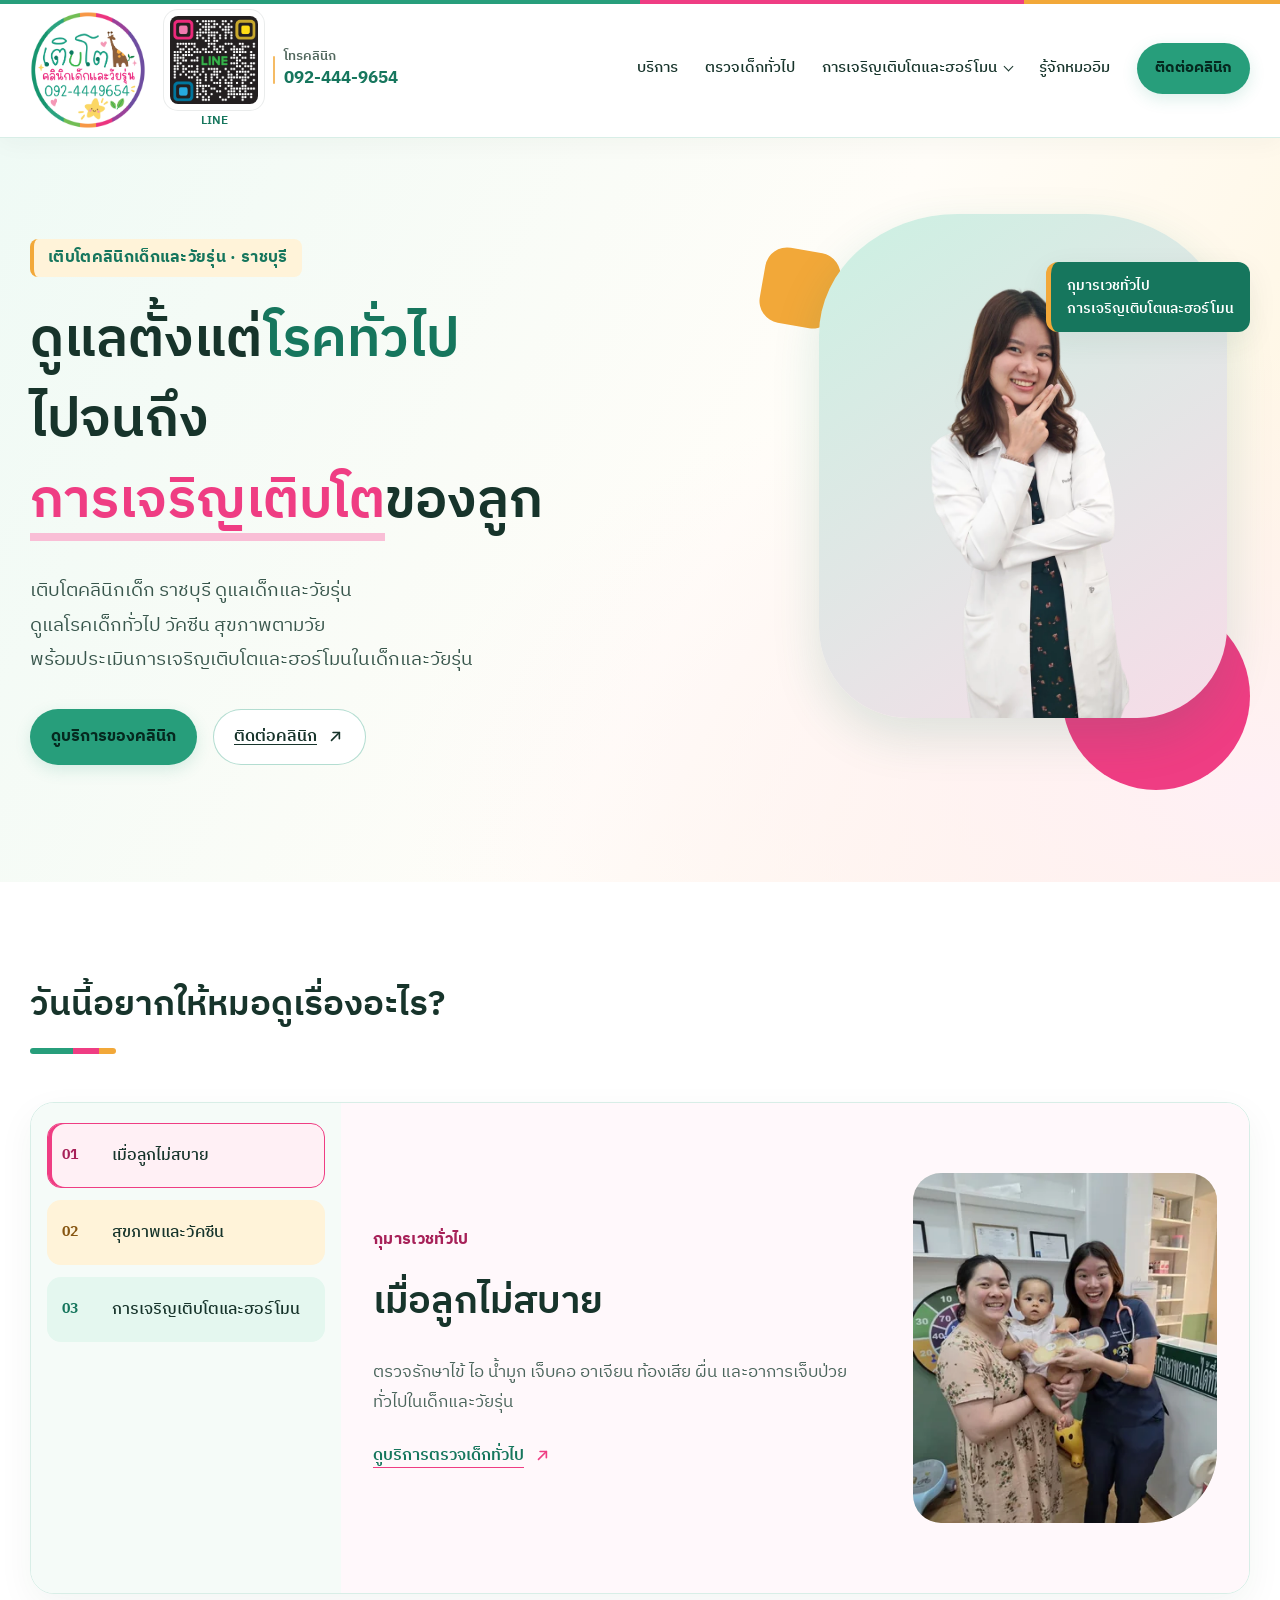
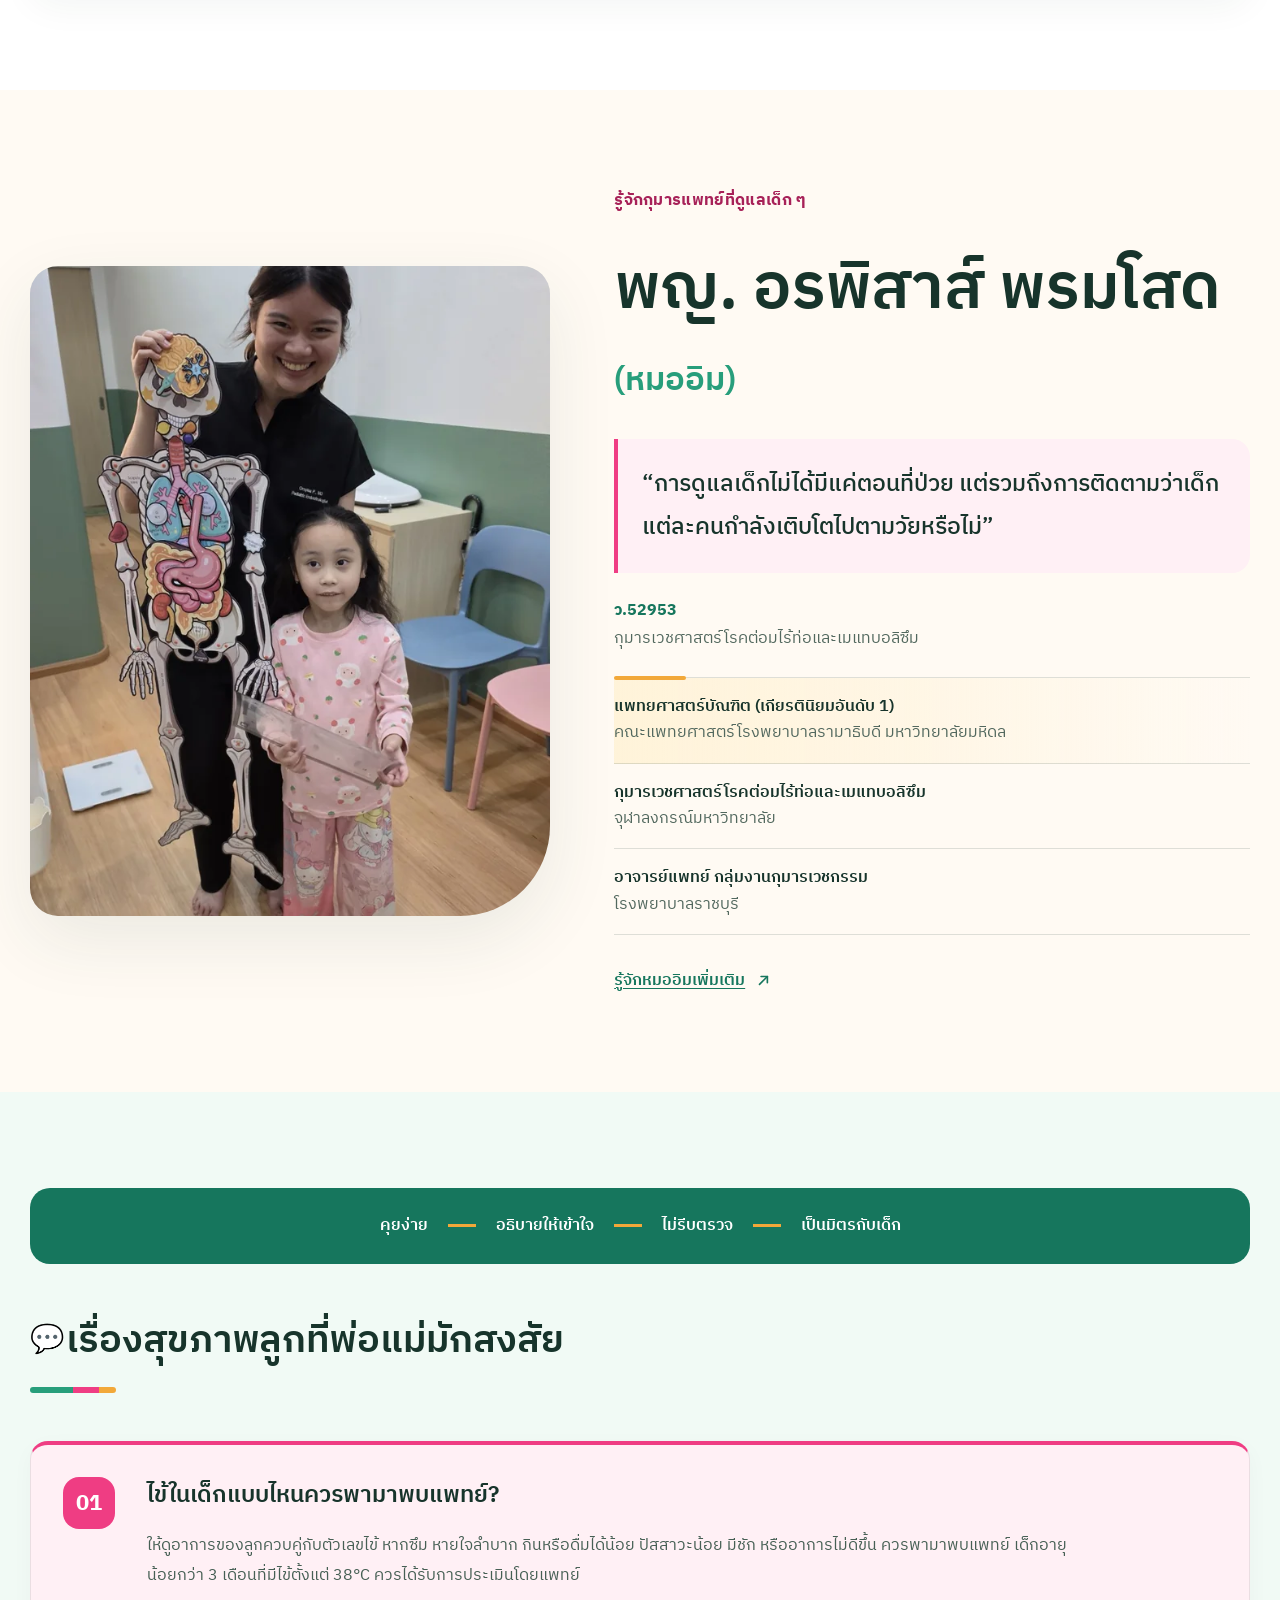
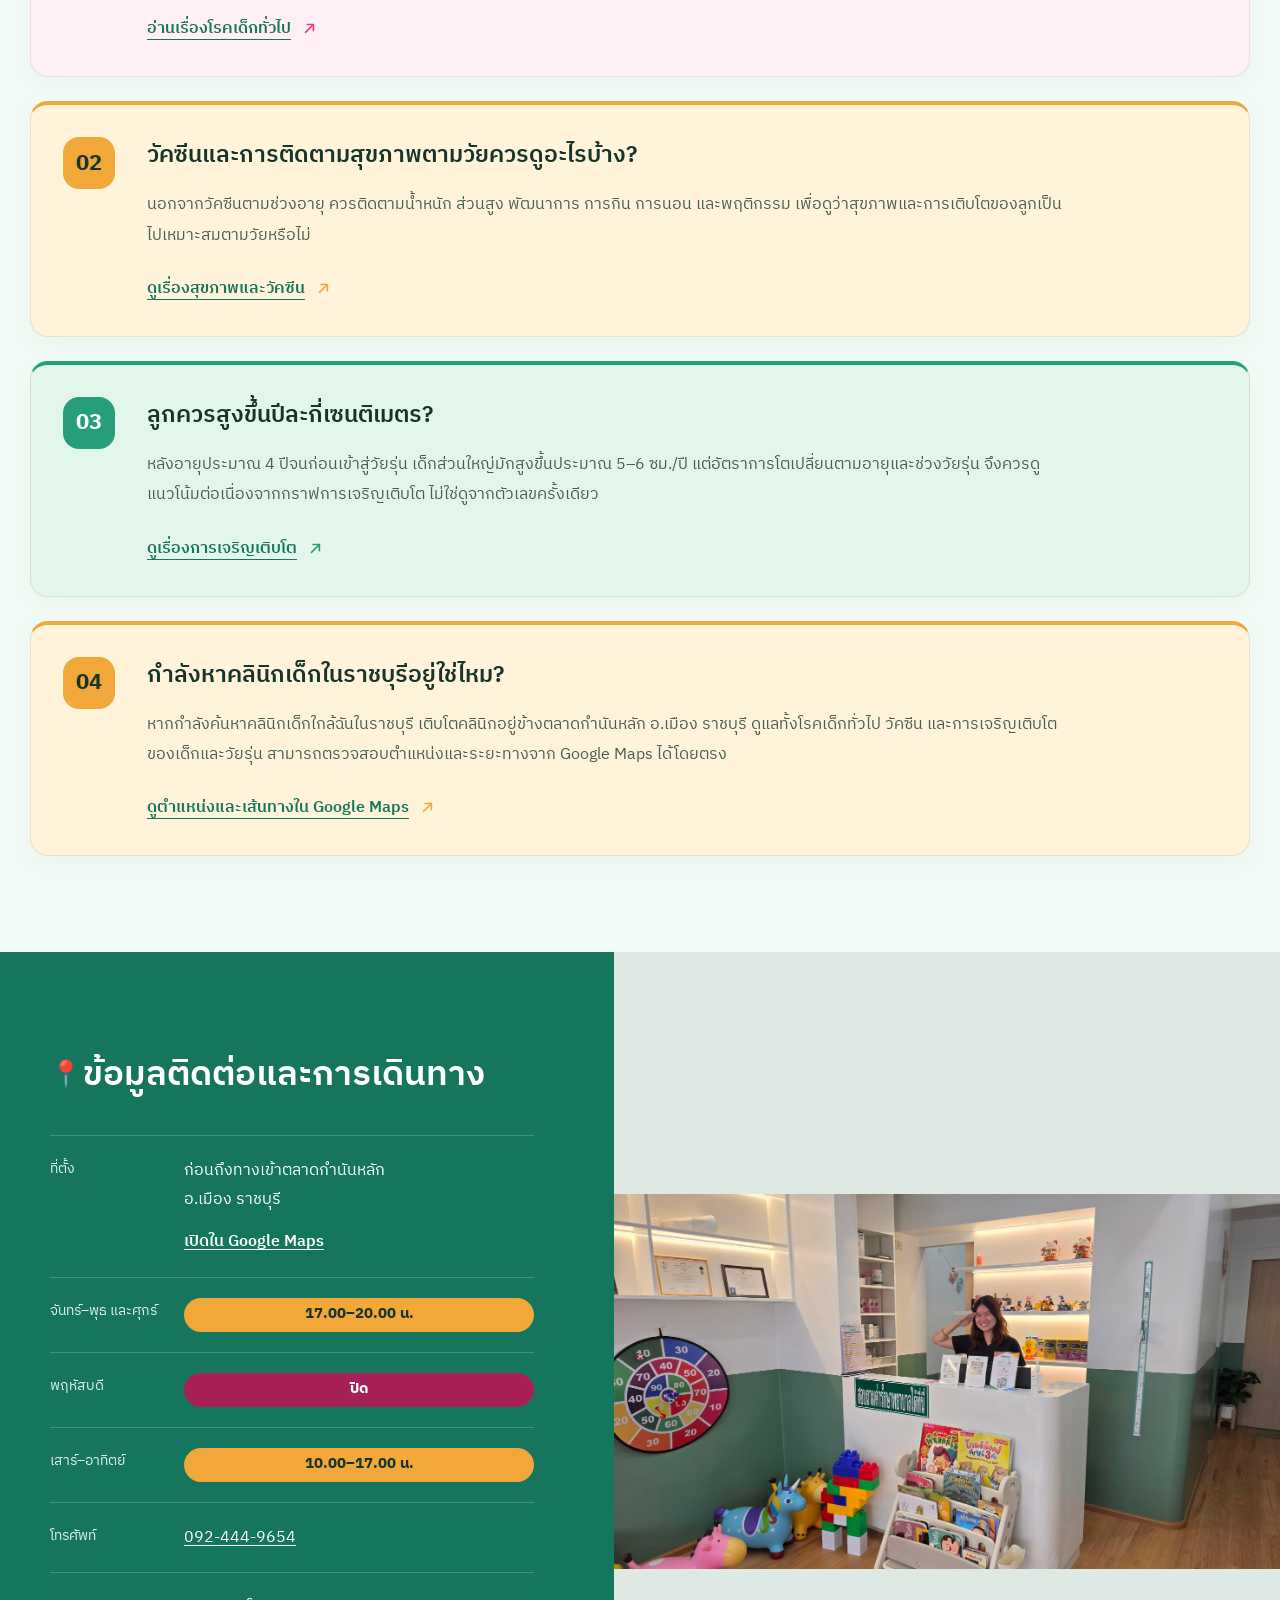
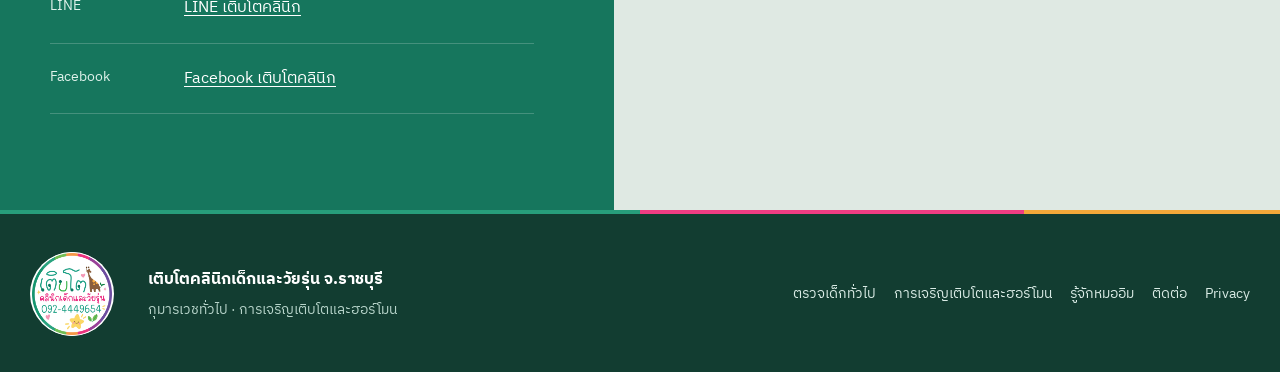
<file: index.html>
<!DOCTYPE html>

<html lang="th">
<head>
<meta charset="utf-8"/>
<meta content="width=device-width,initial-scale=1,viewport-fit=cover" name="viewport"/>
<meta content="#fbf8f1" name="theme-color"/>
<title>เติบโตคลินิกเด็ก ราชบุรี | โรคเด็กทั่วไป วัคซีน และการเจริญเติบโต</title>
<meta content="เติบโตคลินิกเด็ก ราชบุรี ดูแลโรคเด็กทั่วไป วัคซีน สุขภาพตามวัย พร้อมประเมินการเจริญเติบโตและฮอร์โมนในเด็กและวัยรุ่น" name="description"/>
<link href="https://terbto.github.io/terbtopage/" rel="canonical"/>
<link href="css/home-final.css?v=20261019" rel="stylesheet"/>
<script type="application/ld+json">{"@context":"https://schema.org","@type":"MedicalClinic","name":"เติบโตคลินิกเด็กและวัยรุ่น","url":"https://terbto.github.io/terbtopage/","description":"คลินิกเด็กและวัยรุ่นใน อ.เมือง ราชบุรี ดูแลโรคเด็กทั่วไป วัคซีน สุขภาพตามวัย การเจริญเติบโต และฮอร์โมนในเด็กและวัยรุ่น","telephone":"+66-92-444-9654","areaServed":{"@type":"AdministrativeArea","name":"อ.เมือง ราชบุรี"},"medicalSpecialty":"Pediatrics","sameAs":["https://www.facebook.com/clinicterbto/"],"hasMap":"https://maps.app.goo.gl/HzwbLjgzdvLeUgqk6","openingHoursSpecification":[{"@type":"OpeningHoursSpecification","dayOfWeek":"https://schema.org/Monday","opens":"17:00","closes":"20:00"},{"@type":"OpeningHoursSpecification","dayOfWeek":"https://schema.org/Tuesday","opens":"17:00","closes":"20:00"},{"@type":"OpeningHoursSpecification","dayOfWeek":"https://schema.org/Wednesday","opens":"17:00","closes":"20:00"},{"@type":"OpeningHoursSpecification","dayOfWeek":"https://schema.org/Friday","opens":"17:00","closes":"20:00"},{"@type":"OpeningHoursSpecification","dayOfWeek":"https://schema.org/Saturday","opens":"10:00","closes":"17:00"},{"@type":"OpeningHoursSpecification","dayOfWeek":"https://schema.org/Sunday","opens":"10:00","closes":"17:00"}]}</script>
<link href="css/brand-refresh.css?v=20261019-nav" rel="stylesheet"/><link href="css/spacing.css?v=20261019-image2" rel="stylesheet"/></head>
<body>
<a class="skip-link" href="#main">ข้ามไปเนื้อหาหลัก</a>
<header class="site-header" data-header="">
<div class="header-brand-cluster">
<a aria-label="หน้าแรก เติบโตคลินิกเด็กและวัยรุ่น" class="brand" href="/terbtopage/">
<img alt="โลโก้เติบโตคลินิกเด็กและวัยรุ่น" height="1294" src="images/logo.png" width="1273"/>
</a>
<a aria-label="เปิด LINE เติบโตคลินิก" class="header-line-qr" href="https://page.line.me/506qjanh" rel="noopener noreferrer" target="_blank"><span class="header-line-qr-box"><img alt="LINE QR Code เติบโตคลินิก" src="images/line-qr.png"/></span><span class="header-line-label">LINE</span></a>
<a aria-label="โทรเติบโตคลินิก 092-444-9654" class="header-phone" href="tel:+66924449654"><span class="header-phone-label">โทรคลินิก</span><span class="header-phone-number">092-444-9654</span></a>
</div>
<nav aria-label="เมนูหลัก" class="desktop-nav">
<a data-page-link="" href="/terbtopage/#care">บริการ</a>
<a data-page-link="" href="/terbtopage/general-pediatrics/">ตรวจเด็กทั่วไป</a>
<div class="nav-menu">
<a class="nav-menu__trigger" data-page-link="" href="/terbtopage/growth-hormone/">การเจริญเติบโตและฮอร์โมน<span aria-hidden="true" class="nav-menu__chevron"></span></a>
<ul aria-label="หัวข้อการเจริญเติบโตและฮอร์โมน" class="nav-submenu">
<li><a data-page-link="" href="/terbtopage/growth-hormone/">ภาพรวมการเจริญเติบโตและฮอร์โมน</a></li>
<li><a data-page-link="" href="/terbtopage/short-stature/">เด็กตัวเตี้ย / โตช้า</a></li>
</ul>
</div>
<a data-page-link="" href="/terbtopage/doctor/">รู้จักหมออิม</a>
<a class="nav-cta" href="https://www.facebook.com/clinicterbto/" rel="noopener noreferrer" target="_blank">ติดต่อคลินิก</a>
</nav>
<button aria-controls="mobileMenu" aria-expanded="false" aria-label="เปิดเมนู" class="menu-button" type="button">
<span></span><span></span>
</button>
<nav aria-label="เมนูมือถือ" class="mobile-nav" id="mobileMenu">
<a data-page-link="" href="/terbtopage/#care">บริการ</a>
<a data-page-link="" href="/terbtopage/general-pediatrics/">ตรวจเด็กทั่วไป</a>
<a data-page-link="" href="/terbtopage/growth-hormone/">การเจริญเติบโตและฮอร์โมน</a>
<a class="mobile-nav__subitem" data-page-link="" href="/terbtopage/short-stature/">เด็กตัวเตี้ย / โตช้า</a>
<a data-page-link="" href="/terbtopage/doctor/">รู้จักหมออิม</a>
<a href="https://www.facebook.com/clinicterbto/" rel="noopener noreferrer" target="_blank">ติดต่อคลินิก</a>
</nav>
</header>
<main id="main">
<section aria-labelledby="heroTitle" class="hero">
<div class="hero-copy">
<p class="overline">เติบโตคลินิกเด็กและวัยรุ่น · ราชบุรี</p>
<h1 id="heroTitle"><span class="hero-title-row">ดูแลตั้งแต่<strong class="hero-key hero-key-general">โรคทั่วไป</strong></span><span class="hero-title-row hero-title-bridge">ไปจนถึง</span><span class="hero-title-row hero-title-growth-row"><strong class="hero-key hero-key-growth">การเจริญเติบโต</strong><span class="hero-title-tail">ของลูก</span></span></h1>
<p class="hero-lead"><span>เติบโตคลินิกเด็ก ราชบุรี ดูแลเด็กและวัยรุ่น</span><span>ดูแลโรคเด็กทั่วไป วัคซีน สุขภาพตามวัย</span><span>พร้อมประเมินการเจริญเติบโตและฮอร์โมนในเด็กและวัยรุ่น</span></p>
<div class="hero-actions">
<a class="button primary" href="#care">ดูบริการของคลินิก</a>
<a class="button quiet symbol-link" href="https://www.facebook.com/clinicterbto/" rel="noopener noreferrer" target="_blank"><span class="text-link__label">ติดต่อคลินิก</span><svg class="text-link__arrow" viewBox="0 0 24 24" aria-hidden="true" focusable="false"><path d="M7 17L17 7"></path><path d="M9 7H17V15"></path></svg></a>
</div>
</div>
<div aria-label="พื้นที่สำหรับภาพจริงของหมออิมและคลินิก" class="hero-visual">
<div class="photo-main doctor-hero-photo"><img alt="พญ. อรพิสาส์ พรมโสด กุมารแพทย์ เติบโตคลินิก ราชบุรี" decoding="async" fetchpriority="high" height="2048" sizes="(max-width:600px) 74vw, 38vw" src="images/real/doctor-im-1000.webp" srcset="images/real/doctor-im-640.webp 640w, images/real/doctor-im-1000.webp 1000w" width="1152"/></div>
<div aria-hidden="true" class="accent accent-pink"></div>
<div aria-hidden="true" class="accent accent-yellow"></div>
<p class="visual-note">กุมารเวชทั่วไป<br/>การเจริญเติบโตและฮอร์โมน</p>
</div>
<div aria-hidden="true" class="hero-bottom">
<span>เด็กเล็ก</span><i></i><span>เด็กโต</span><i></i><span>วัยรุ่น</span>
</div>
</section>
<section aria-labelledby="careTitle" class="care" id="care">
<header class="section-intro">
<h2 id="careTitle">วันนี้อยากให้หมอดูเรื่องอะไร?</h2>
</header>
<div class="care-explorer" data-explorer="">
<div aria-label="หัวข้อบริการของคลินิก" class="care-tabs" role="tablist"><button aria-controls="care-sick" aria-selected="true" class="care-tab is-active" data-key="sick" id="tab-sick" role="tab" type="button"><span>01</span>เมื่อลูกไม่สบาย</button><button aria-controls="care-well" aria-selected="false" class="care-tab" data-key="well" id="tab-well" role="tab" type="button"><span>02</span>สุขภาพและวัคซีน</button><button aria-controls="care-growth" aria-selected="false" class="care-tab" data-key="growth" id="tab-growth" role="tab" type="button"><span>03</span>การเจริญเติบโตและฮอร์โมน</button></div>
<div aria-live="polite" class="care-stage"><article aria-labelledby="tab-sick" class="care-panel is-active" data-panel="sick" id="care-sick" role="tabpanel"><div class="care-copy"><p class="eyebrow">กุมารเวชทั่วไป</p><h3>เมื่อลูกไม่สบาย</h3><p>ตรวจรักษาไข้ ไอ น้ำมูก เจ็บคอ อาเจียน ท้องเสีย ผื่น และอาการเจ็บป่วยทั่วไปในเด็กและวัยรุ่น</p><a class="symbol-link" data-page-link="" href="general-pediatrics/index.html"><span class="text-link__label">ดูบริการตรวจเด็กทั่วไป</span><svg class="text-link__arrow" viewBox="0 0 24 24" aria-hidden="true" focusable="false"><path d="M7 17L17 7"></path><path d="M9 7H17V15"></path></svg></a></div><figure class="care-photo care-photo-general"><img alt="หมออิมดูแลเด็กเล็กและพูดคุยกับผู้ปกครองภายในเติบโตคลินิก" decoding="async" height="865" loading="lazy" sizes="(max-width:600px) 100vw, 38vw" src="images/real/home-general-1400.webp" srcset="images/real/home-general-720.webp 720w, images/real/home-general-1400.webp 1400w" width="1536"/></figure></article><article aria-labelledby="tab-well" class="care-panel" data-panel="well" hidden="" id="care-well" role="tabpanel"><div class="care-copy"><p class="eyebrow">สุขภาพตามวัย</p><h3 class="heading-with-emoji"><span class="heading-emoji" aria-hidden="true">💉</span><span class="heading-label">สุขภาพและวัคซีน</span></h3><p>วัคซีน ตรวจสุขภาพ ติดตามน้ำหนัก ส่วนสูง และให้คำแนะนำตามช่วงวัย</p><a class="symbol-link" data-page-link="" href="general-pediatrics/index.html#vaccine-schedule"><span class="text-link__label">ดูการดูแลสุขภาพและวัคซีน</span><svg class="text-link__arrow" viewBox="0 0 24 24" aria-hidden="true" focusable="false"><path d="M7 17L17 7"></path><path d="M9 7H17V15"></path></svg></a></div><figure class="care-age-illustration"><img alt="ทารก เด็กเล็ก และเด็กโต แสดงการติดตามสุขภาพและวัคซีนตามช่วงวัย" decoding="async" height="830" loading="lazy" sizes="(max-width:600px) calc(100vw - 76px), (max-width:1100px) 40vw, 30vw" src="images/illustrations/child-growth-vaccination-timeline-1254.webp" srcset="images/illustrations/child-growth-vaccination-timeline-800.webp 800w, images/illustrations/child-growth-vaccination-timeline-1254.webp 1254w" width="1254"/></figure></article><article aria-labelledby="tab-growth" class="care-panel" data-panel="growth" hidden="" id="care-growth" role="tabpanel"><div class="care-copy"><h3 class="heading-with-emoji"><span class="heading-emoji" aria-hidden="true">🌱</span><span class="heading-label">การเจริญเติบโตและฮอร์โมน</span></h3><p>ประเมินความสูง การเติบโต วัยรุ่นเร็วหรือช้า ไทรอยด์ น้ำหนัก และปัญหาฮอร์โมนในเด็กและวัยรุ่น</p><a class="symbol-link" data-page-link="" href="growth-hormone/index.html"><span class="text-link__label">ดูเรื่องการเจริญเติบโตและฮอร์โมน</span><svg class="text-link__arrow" viewBox="0 0 24 24" aria-hidden="true" focusable="false"><path d="M7 17L17 7"></path><path d="M9 7H17V15"></path></svg></a><a class="symbol-link care-secondary-link" data-page-link="" href="/terbtopage/short-stature/"><span class="text-link__label">อ่านเรื่องเด็กตัวเตี้ยและโตช้า</span><svg class="text-link__arrow" viewBox="0 0 24 24" aria-hidden="true" focusable="false"><path d="M7 17L17 7"></path><path d="M9 7H17V15"></path></svg></a></div><figure class="care-photo care-photo-growth"><img alt="เด็กยืนข้างบล็อกตัวต่อที่ต่อขึ้นสูงในเติบโตคลินิก" decoding="async" height="1536" loading="lazy" sizes="(max-width:600px) 82vw, 30vw" src="images/real/home-growth-1000.webp" srcset="images/real/home-growth-640.webp 640w, images/real/home-growth-1000.webp 1000w" width="1153"/></figure></article></div>
</div>
</section>
<section aria-labelledby="doctorTitle" class="doctor-story">
<div class="doctor-photo doctor-photo-real doctor-photo-home-story"><img alt="หมออิมเล่นกับเด็กในเติบโตคลินิก" decoding="async" height="1536" loading="lazy" sizes="(max-width:600px) 92vw, 42vw" src="images/real/doctor-child-model-865.webp" srcset="images/real/doctor-child-model-640.webp 640w, images/real/doctor-child-model-865.webp 865w" width="865"/></div>
<div class="doctor-copy">
<p class="section-label">รู้จักกุมารแพทย์ที่ดูแลเด็ก ๆ</p>
<h2 id="doctorTitle">พญ. อรพิสาส์ <span class="doctor-surname">พรมโสด</span><span>(หมออิม)</span></h2>
<blockquote>“การดูแลเด็กไม่ได้มีแค่ตอนที่ป่วย แต่รวมถึงการติดตามว่าเด็กแต่ละคนกำลังเติบโตไปตามวัยหรือไม่”</blockquote>
<p class="doctor-credential"><strong>ว.52953</strong><br/>กุมารเวชศาสตร์โรคต่อมไร้ท่อและเมแทบอลิซึม</p><div class="doctor-credential-details"><p><strong>แพทยศาสตร์บัณฑิต (เกียรตินิยมอันดับ 1)</strong><br/>คณะแพทยศาสตร์โรงพยาบาลรามาธิบดี มหาวิทยาลัยมหิดล</p><p><strong>กุมารเวชศาสตร์โรคต่อมไร้ท่อและเมแทบอลิซึม</strong><br/>จุฬาลงกรณ์มหาวิทยาลัย</p><p><strong>อาจารย์แพทย์ กลุ่มงานกุมารเวชกรรม</strong><br/>โรงพยาบาลราชบุรี</p></div>
<a class="text-link symbol-link" data-page-link="" href="doctor/index.html"><span class="text-link__label">รู้จักหมออิมเพิ่มเติม</span><svg class="text-link__arrow" viewBox="0 0 24 24" aria-hidden="true" focusable="false"><path d="M7 17L17 7"></path><path d="M9 7H17V15"></path></svg></a>
</div>
<p class="doctor-side-note">วันนี้ · ต่อเนื่อง · เติบโต</p>
</section>
<section aria-labelledby="knowledgeTitle" class="knowledge">
<div aria-label="สิ่งที่คลินิกให้ความสำคัญ" class="trust-line">
<span>คุยง่าย</span><i></i><span>อธิบายให้เข้าใจ</span><i></i><span>ไม่รีบตรวจ</span><i></i><span>เป็นมิตรกับเด็ก</span>
</div>
<header class="knowledge-head">
<h2 id="knowledgeTitle" class="heading-with-emoji"><span class="heading-emoji" aria-hidden="true">💬</span><span class="heading-label">เรื่องสุขภาพลูกที่<span class="read-together">พ่อแม่</span>มักสงสัย</span></h2>
</header>
<div class="faq-list">
<article class="faq-item faq-pink"><span class="faq-no">01</span><div class="faq-content"><h3>ไข้ในเด็กแบบไหนควรพามาพบแพทย์?</h3><p>ให้ดูอาการของลูกควบคู่กับตัวเลขไข้ หากซึม หายใจลำบาก กินหรือดื่มได้น้อย ปัสสาวะน้อย มีชัก หรืออาการไม่ดีขึ้น ควรพามาพบแพทย์ เด็กอายุน้อยกว่า 3 เดือนที่มีไข้ตั้งแต่ 38°C ควรได้รับการประเมินโดยแพทย์</p><a class="symbol-link" data-page-link="" href="general-pediatrics/index.html"><span class="text-link__label">อ่านเรื่องโรคเด็กทั่วไป</span><svg class="text-link__arrow" viewBox="0 0 24 24" aria-hidden="true" focusable="false"><path d="M7 17L17 7"></path><path d="M9 7H17V15"></path></svg></a></div></article>
<article class="faq-item faq-yellow"><span class="faq-no">02</span><div class="faq-content"><h3>วัคซีนและการติดตามสุขภาพตามวัยควรดูอะไรบ้าง?</h3><p>นอกจากวัคซีนตามช่วงอายุ ควรติดตามน้ำหนัก ส่วนสูง พัฒนาการ การกิน การนอน และพฤติกรรม เพื่อดูว่าสุขภาพและการเติบโตของลูกเป็นไปเหมาะสมตามวัยหรือไม่</p><a class="symbol-link" data-page-link="" href="general-pediatrics/index.html"><span class="text-link__label">ดูเรื่องสุขภาพและวัคซีน</span><svg class="text-link__arrow" viewBox="0 0 24 24" aria-hidden="true" focusable="false"><path d="M7 17L17 7"></path><path d="M9 7H17V15"></path></svg></a></div></article>
<article class="faq-item faq-green"><span class="faq-no">03</span><div class="faq-content"><h3>ลูกควรสูงขึ้นปีละกี่เซนติเมตร?</h3><p>หลังอายุประมาณ 4 ปีจนก่อนเข้าสู่วัยรุ่น เด็กส่วนใหญ่มักสูงขึ้นประมาณ 5–6 ซม./ปี แต่อัตราการโตเปลี่ยนตามอายุและช่วงวัยรุ่น จึงควรดูแนวโน้มต่อเนื่องจากกราฟการเจริญเติบโต ไม่ใช่ดูจากตัวเลขครั้งเดียว</p><a class="symbol-link" data-page-link="" href="growth-hormone/index.html"><span class="text-link__label">ดูเรื่องการเจริญเติบโต</span><svg class="text-link__arrow" viewBox="0 0 24 24" aria-hidden="true" focusable="false"><path d="M7 17L17 7"></path><path d="M9 7H17V15"></path></svg></a></div></article>
<article class="faq-item faq-yellow" id="local-clinic-faq"><span class="faq-no">04</span><div class="faq-content"><h3>กำลังหาคลินิกเด็กในราชบุรีอยู่ใช่ไหม?</h3><p>หากกำลังค้นหาคลินิกเด็กใกล้ฉันในราชบุรี เติบโตคลินิกอยู่ข้างตลาดกำนันหลัก อ.เมือง ราชบุรี ดูแลทั้งโรคเด็กทั่วไป วัคซีน และการเจริญเติบโตของเด็กและวัยรุ่น สามารถตรวจสอบตำแหน่งและระยะทางจาก Google Maps ได้โดยตรง</p><a class="symbol-link" href="https://maps.app.goo.gl/HzwbLjgzdvLeUgqk6" rel="noopener noreferrer" target="_blank"><span class="text-link__label">ดูตำแหน่งและเส้นทางใน Google Maps</span><svg class="text-link__arrow" viewBox="0 0 24 24" aria-hidden="true" focusable="false"><path d="M7 17L17 7"></path><path d="M9 7H17V15"></path></svg></a></div></article>
</div>
</section>
<section aria-labelledby="visitTitle" class="visit">
<div class="visit-copy">
<h2 id="visitTitle" class="heading-with-emoji"><span class="heading-emoji" aria-hidden="true">📍</span><span class="heading-label">ข้อมูลติดต่อและการ<span class="read-together">เดินทาง</span></span></h2>
<dl>
<div class="location-row"><dt>ที่ตั้ง</dt><dd><span class="contact-address">ก่อนถึงทางเข้าตลาดกำนันหลัก<br/>อ.เมือง ราชบุรี</span><a class="contact-inline-link" href="https://maps.app.goo.gl/HzwbLjgzdvLeUgqk6" rel="noopener noreferrer" target="_blank">เปิดใน Google Maps</a></dd></div>
<div class="is-open"><dt>จันทร์–พุธ และศุกร์</dt><dd>17.00–20.00 น.</dd></div>
<div class="is-closed"><dt>พฤหัสบดี</dt><dd>ปิด</dd></div>
<div class="is-open"><dt>เสาร์–อาทิตย์</dt><dd>10.00–17.00 น.</dd></div>
<div><dt>โทรศัพท์</dt><dd><a href="tel:+66924449654">092-444-9654</a></dd></div>
<div><dt>LINE</dt><dd><a href="https://page.line.me/506qjanh" rel="noopener noreferrer" target="_blank">LINE เติบโตคลินิก</a></dd></div>
<div><dt>Facebook</dt><dd><a href="https://www.facebook.com/clinicterbto/" rel="noopener noreferrer" target="_blank">Facebook เติบโตคลินิก</a></dd></div>
</dl>
</div>
<div class="visit-image visit-clinic-visual"><figure class="visit-clinic-photo"><img alt="บรรยากาศภายในและเคาน์เตอร์เติบโตคลินิกเด็กและวัยรุ่น ราชบุรี" decoding="async" fetchpriority="low" height="865" loading="eager" src="images/real/clinic-counter-home.jpg" width="1536"/></figure></div>
</section>
</main>
<footer class="footer">
<img alt="โลโก้เติบโตคลินิกเด็กและวัยรุ่น" height="1294" src="images/logo.png" width="1273"/>
<div class="footer-copy"><strong>เติบโตคลินิกเด็กและวัยรุ่น จ.ราชบุรี</strong><span>กุมารเวชทั่วไป · การเจริญเติบโตและฮอร์โมน</span></div>
<nav aria-label="เมนูท้ายเว็บไซต์">
<a href="general-pediatrics/index.html">ตรวจเด็กทั่วไป</a>
<a href="growth-hormone/index.html">การเจริญเติบโตและฮอร์โมน</a>
<a href="doctor/index.html">รู้จักหมออิม</a>
<a href="contact/index.html">ติดต่อ</a>
<a href="privacy/index.html">Privacy</a>
</nav>
</footer>
<script src="js/home-final.js"></script>
</body>
</html>
</file>
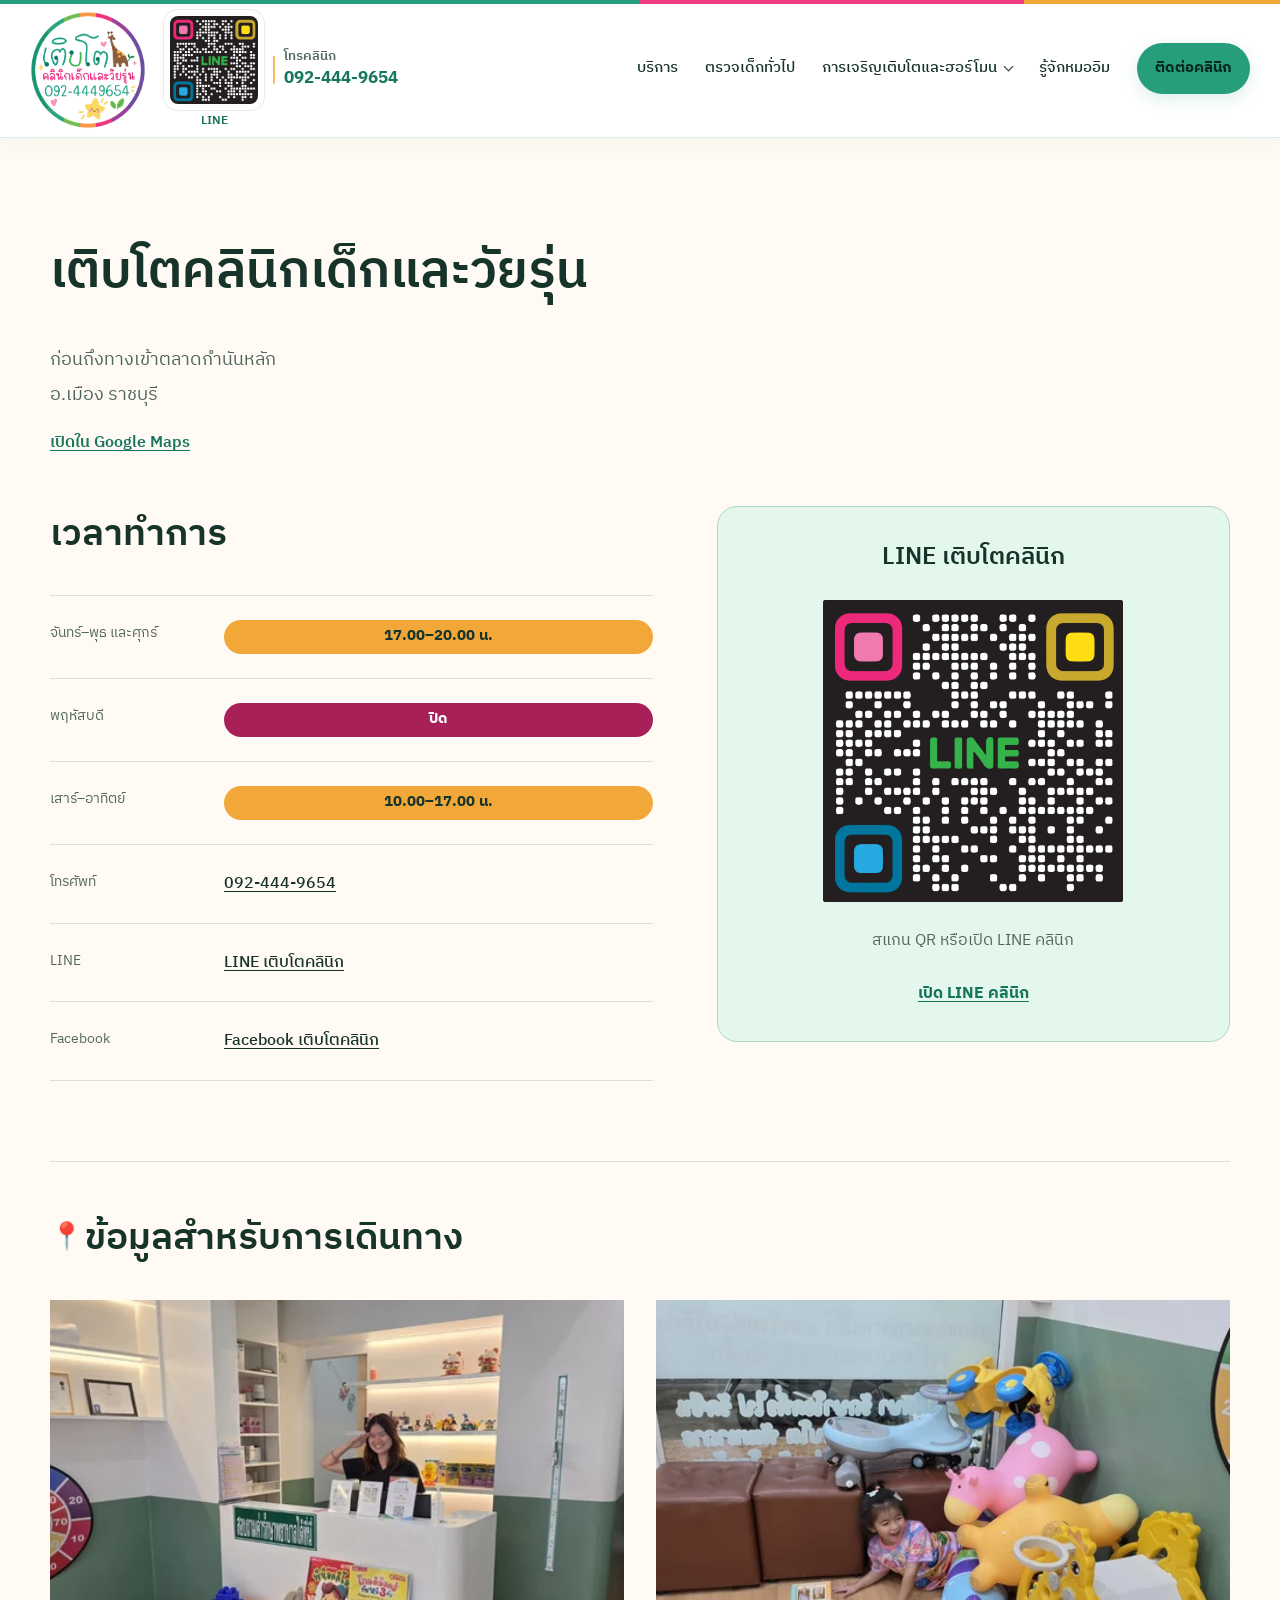
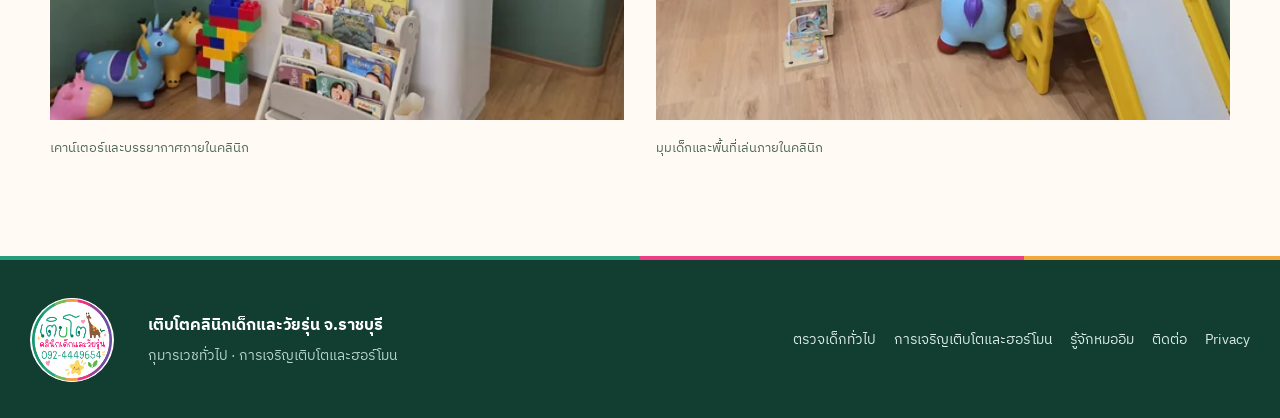
<file: contact/index.html>
<!DOCTYPE html>

<html lang="th"><head><meta charset="utf-8"/><meta content="width=device-width,initial-scale=1,viewport-fit=cover" name="viewport"/><meta content="#fbf8f1" name="theme-color"/><title>ติดต่อ เติบโตคลินิกเด็ก ราชบุรี | เวลาเปิดและเส้นทาง</title><meta content="ข้อมูลติดต่อ เวลาเปิด ที่อยู่ เบอร์โทร Facebook และเส้นทางมาเติบโตคลินิกเด็กและวัยรุ่น จ.ราชบุรี" name="description"/><link href="https://terbto.github.io/terbtopage/contact/" rel="canonical"/><link href="../css/home-final.css?v=20261008-5" rel="stylesheet"/><link href="../css/inner-pages.css" rel="stylesheet"/><script type="application/ld+json">{"@context":"https://schema.org","@type":"MedicalClinic","name":"เติบโตคลินิกเด็กและวัยรุ่น","url":"https://terbto.github.io/terbtopage/","description":"คลินิกเด็กและวัยรุ่นใน อ.เมือง ราชบุรี ดูแลโรคเด็กทั่วไป วัคซีน สุขภาพตามวัย การเจริญเติบโต และฮอร์โมนในเด็กและวัยรุ่น","telephone":"+66-92-444-9654","areaServed":{"@type":"AdministrativeArea","name":"อ.เมือง ราชบุรี"},"medicalSpecialty":"Pediatrics","sameAs":["https://www.facebook.com/clinicterbto/"],"hasMap":"https://maps.app.goo.gl/HzwbLjgzdvLeUgqk6","openingHoursSpecification":[{"@type":"OpeningHoursSpecification","dayOfWeek":"https://schema.org/Monday","opens":"17:00","closes":"20:00"},{"@type":"OpeningHoursSpecification","dayOfWeek":"https://schema.org/Tuesday","opens":"17:00","closes":"20:00"},{"@type":"OpeningHoursSpecification","dayOfWeek":"https://schema.org/Wednesday","opens":"17:00","closes":"20:00"},{"@type":"OpeningHoursSpecification","dayOfWeek":"https://schema.org/Friday","opens":"17:00","closes":"20:00"},{"@type":"OpeningHoursSpecification","dayOfWeek":"https://schema.org/Saturday","opens":"10:00","closes":"17:00"},{"@type":"OpeningHoursSpecification","dayOfWeek":"https://schema.org/Sunday","opens":"10:00","closes":"17:00"}]}</script><link href="../css/brand-refresh.css?v=20261019-nav" rel="stylesheet"/><link href="../css/spacing.css?v=20261008-6" rel="stylesheet"/></head><body class="inner-page"><a class="skip-link" href="#main">ข้ามไปเนื้อหาหลัก</a>
<header class="site-header" data-header="">
<div class="header-brand-cluster"><a aria-label="หน้าแรก เติบโตคลินิกเด็กและวัยรุ่น" class="brand" href="/terbtopage/"><img alt="โลโก้เติบโตคลินิกเด็กและวัยรุ่น" height="1294" src="../images/logo.png" width="1273"/></a><a aria-label="เปิด LINE เติบโตคลินิก" class="header-line-qr" href="https://page.line.me/506qjanh" rel="noopener noreferrer" target="_blank"><span class="header-line-qr-box"><img alt="LINE QR Code เติบโตคลินิก" src="../images/line-qr.png"/></span><span class="header-line-label">LINE</span></a><a aria-label="โทรเติบโตคลินิก 092-444-9654" class="header-phone" href="tel:+66924449654"><span class="header-phone-label">โทรคลินิก</span><span class="header-phone-number">092-444-9654</span></a></div>
<nav aria-label="เมนูหลัก" class="desktop-nav">
<a data-page-link="" href="/terbtopage/#care">บริการ</a>
<a data-page-link="" href="/terbtopage/general-pediatrics/">ตรวจเด็กทั่วไป</a>
<div class="nav-menu">
<a class="nav-menu__trigger" data-page-link="" href="/terbtopage/growth-hormone/">การเจริญเติบโตและฮอร์โมน<span aria-hidden="true" class="nav-menu__chevron"></span></a>
<ul aria-label="หัวข้อการเจริญเติบโตและฮอร์โมน" class="nav-submenu">
<li><a data-page-link="" href="/terbtopage/growth-hormone/">ภาพรวมการเจริญเติบโตและฮอร์โมน</a></li>
<li><a data-page-link="" href="/terbtopage/short-stature/">เด็กตัวเตี้ย / โตช้า</a></li>
</ul>
</div>
<a data-page-link="" href="/terbtopage/doctor/">รู้จักหมออิม</a>
<a class="nav-cta" href="https://www.facebook.com/clinicterbto/" rel="noopener noreferrer" target="_blank">ติดต่อคลินิก</a>
</nav>
<button aria-controls="mobileMenu" aria-expanded="false" aria-label="เปิดเมนู" class="menu-button" type="button"><span></span><span></span></button>
<nav aria-label="เมนูมือถือ" class="mobile-nav" id="mobileMenu">
<a data-page-link="" href="/terbtopage/#care">บริการ</a>
<a data-page-link="" href="/terbtopage/general-pediatrics/">ตรวจเด็กทั่วไป</a>
<a data-page-link="" href="/terbtopage/growth-hormone/">การเจริญเติบโตและฮอร์โมน</a>
<a class="mobile-nav__subitem" data-page-link="" href="/terbtopage/short-stature/">เด็กตัวเตี้ย / โตช้า</a>
<a data-page-link="" href="/terbtopage/doctor/">รู้จักหมออิม</a>
<a href="https://www.facebook.com/clinicterbto/" rel="noopener noreferrer" target="_blank">ติดต่อคลินิก</a>
</nav>
</header><main id="main">
<section class="contact-page"><div class="inner-shell"><header class="contact-page-head"><h1>เติบโตคลินิกเด็กและวัยรุ่น</h1><p class="contact-page-address">ก่อนถึงทางเข้าตลาดกำนันหลัก<br/>อ.เมือง ราชบุรี</p><a class="contact-page-map-link" href="https://maps.app.goo.gl/HzwbLjgzdvLeUgqk6" rel="noopener noreferrer" target="_blank">เปิดใน Google Maps</a></header><div class="contact-page-grid"><section aria-labelledby="hoursTitle" class="contact-facts"><h2 id="hoursTitle">เวลาทำการ</h2><dl>
<div class="open-row"><dt>จันทร์–พุธ และศุกร์</dt><dd>17.00–20.00 น.</dd></div>
<div class="closed-row"><dt>พฤหัสบดี</dt><dd>ปิด</dd></div>
<div class="open-row"><dt>เสาร์–อาทิตย์</dt><dd>10.00–17.00 น.</dd></div>
<div><dt>โทรศัพท์</dt><dd><a href="tel:+66924449654">092-444-9654</a></dd></div>
<div><dt>LINE</dt><dd><a href="https://page.line.me/506qjanh" rel="noopener noreferrer" target="_blank">LINE เติบโตคลินิก</a></dd></div>
<div><dt>Facebook</dt><dd><a href="https://www.facebook.com/clinicterbto/" rel="noopener noreferrer" target="_blank">Facebook เติบโตคลินิก</a></dd></div>
</dl></section><aside class="line-panel"><h2>LINE เติบโตคลินิก</h2><img alt="LINE QR เติบโตคลินิก" height="2048" src="../images/line-qr.png" width="2036"/><p>สแกน QR หรือเปิด LINE คลินิก</p><a class="line-open-link" href="https://page.line.me/506qjanh" rel="noopener noreferrer" target="_blank">เปิด LINE คลินิก</a></aside></div><section class="arrival"><h2 class="heading-with-emoji"><span class="heading-emoji" aria-hidden="true">📍</span><span class="heading-label">ข้อมูลสำหรับการ<span class="read-together">เดินทาง</span></span></h2><div class="arrival-grid"><figure class="arrival-photo arrival-photo-main"><img alt="บรรยากาศภายในและเคาน์เตอร์เติบโตคลินิกเด็กและวัยรุ่น ราชบุรี" decoding="async" height="1536" loading="lazy" sizes="(max-width:600px) 100vw, 48vw" src="../images/real/clinic-counter-1000.webp" srcset="../images/real/clinic-counter-640.webp 640w, ../images/real/clinic-counter-1000.webp 1000w" width="1152"/><figcaption>เคาน์เตอร์และบรรยากาศภายในคลินิก</figcaption></figure><figure class="arrival-photo arrival-photo-play"><img alt="มุมของเล่นสำหรับเด็กภายในเติบโตคลินิก" decoding="async" height="865" loading="lazy" sizes="(max-width:600px) 100vw, 48vw" src="../images/real/clinic-play-1400.webp" srcset="../images/real/clinic-play-720.webp 720w, ../images/real/clinic-play-1400.webp 1400w" width="1536"/><figcaption>มุมเด็กและพื้นที่เล่นภายในคลินิก</figcaption></figure></div></section></div></section></main><footer class="footer"><img alt="โลโก้เติบโตคลินิกเด็กและวัยรุ่น" height="1294" src="../images/logo.png" width="1273"/><div class="footer-copy"><strong>เติบโตคลินิกเด็กและวัยรุ่น จ.ราชบุรี</strong><span>กุมารเวชทั่วไป · การเจริญเติบโตและฮอร์โมน</span></div><nav aria-label="เมนูท้ายเว็บไซต์"><a href="../general-pediatrics/index.html">ตรวจเด็กทั่วไป</a><a href="../growth-hormone/index.html">การเจริญเติบโตและฮอร์โมน</a><a href="../doctor/index.html">รู้จักหมออิม</a><a href="../contact/index.html">ติดต่อ</a><a href="../privacy/index.html">Privacy</a></nav></footer><script src="../js/home-final.js"></script></body></html>
</file>
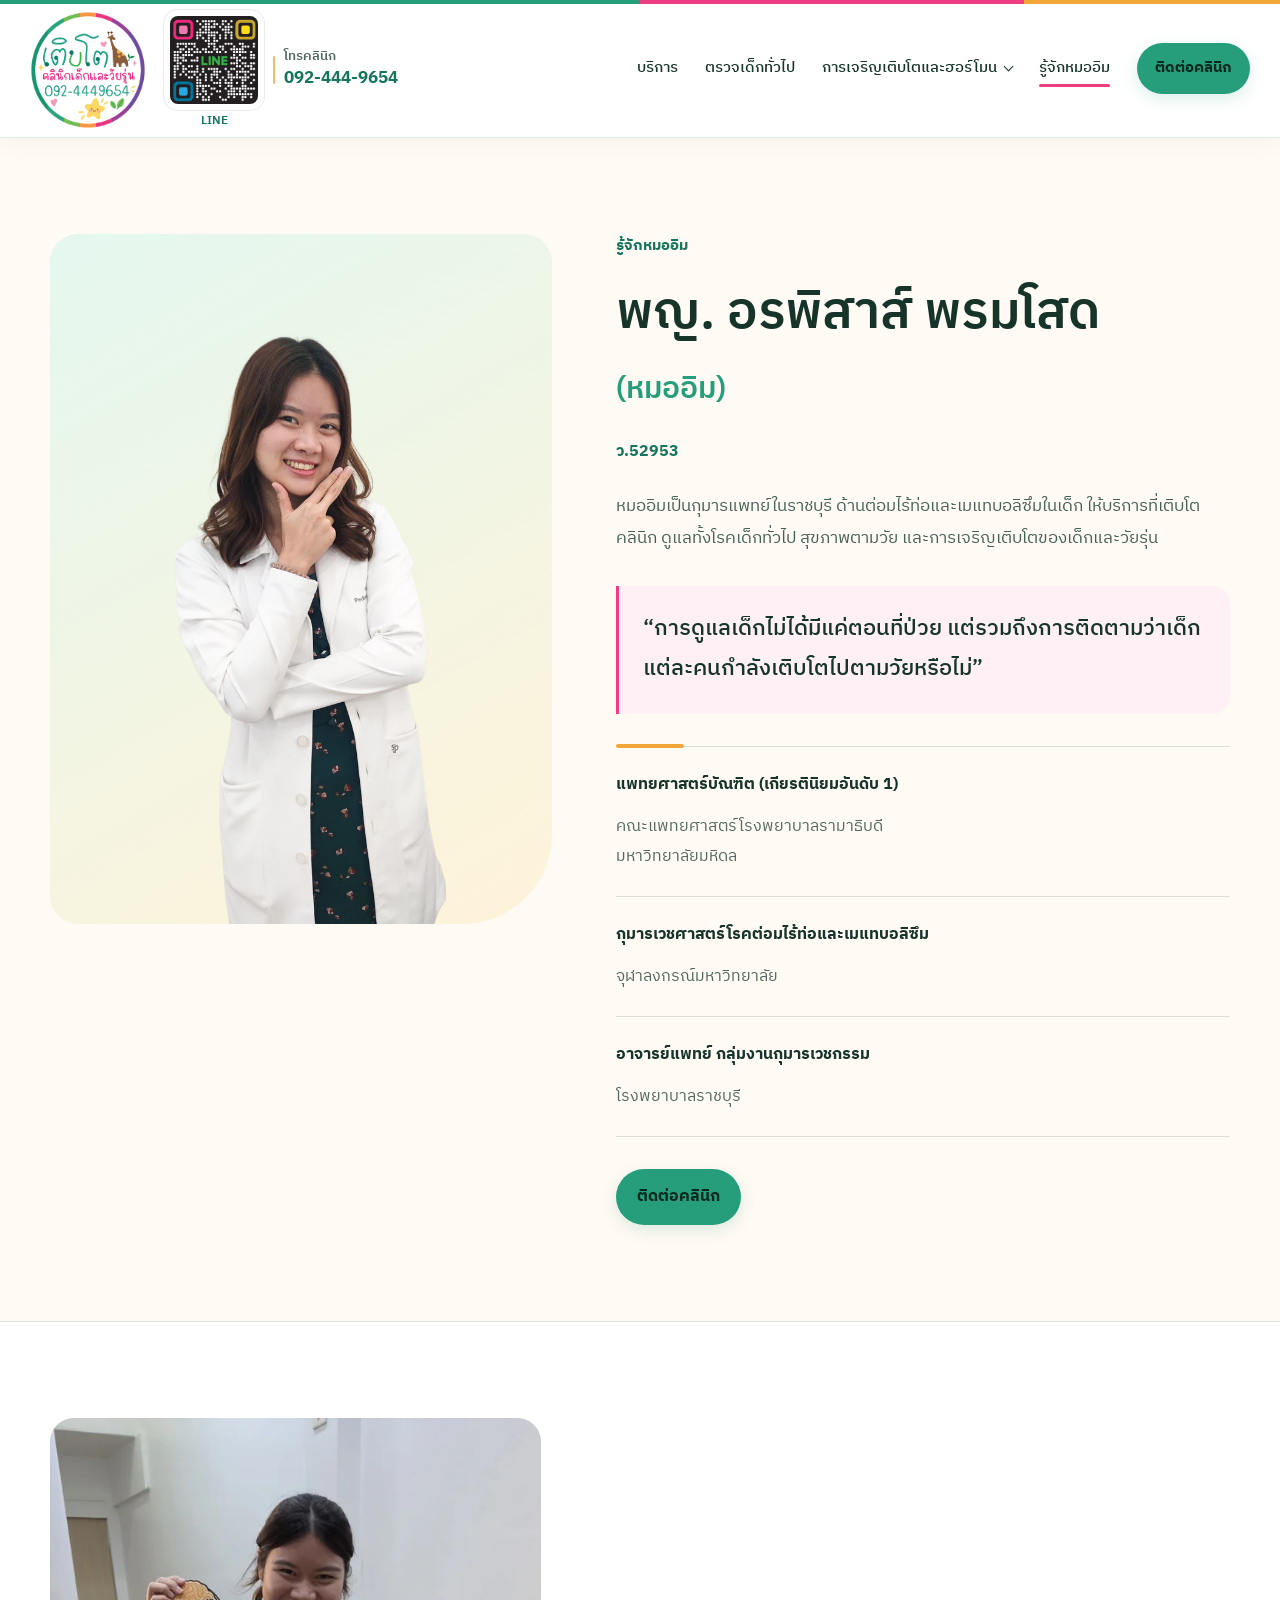
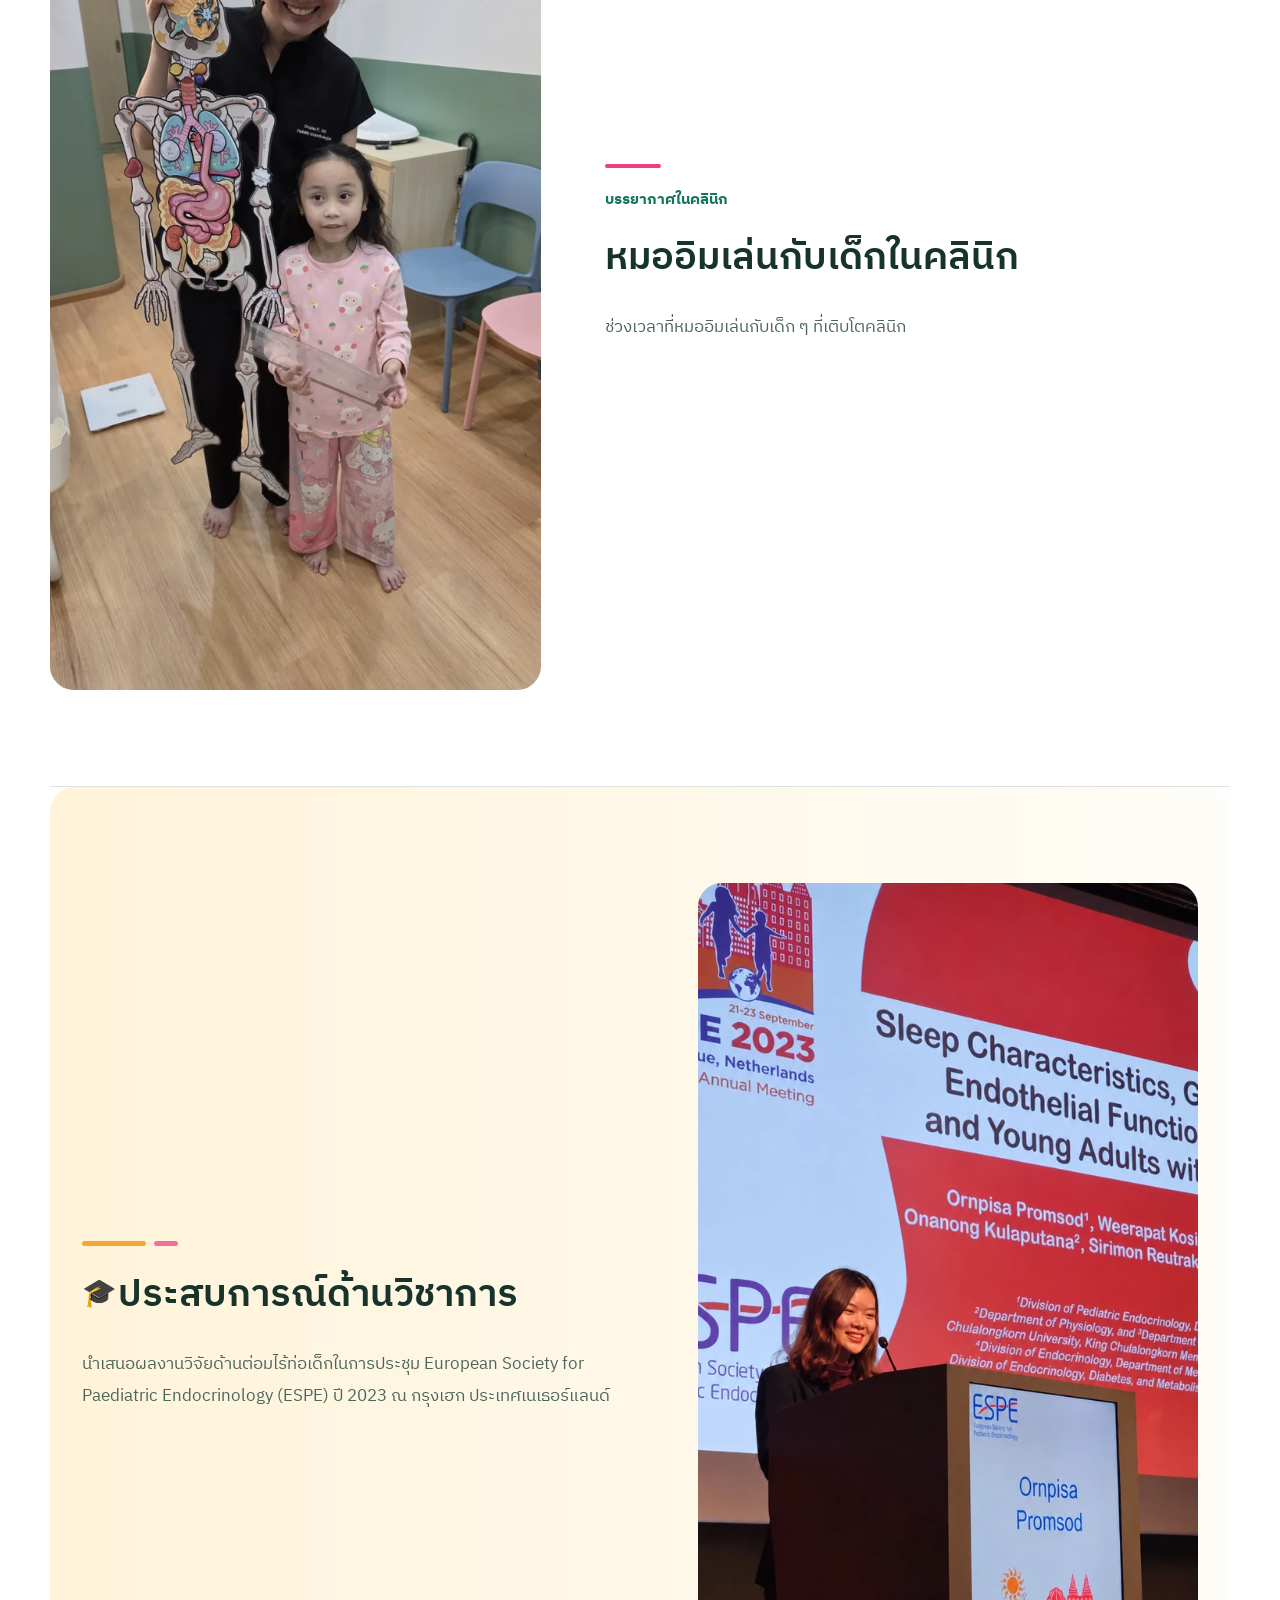
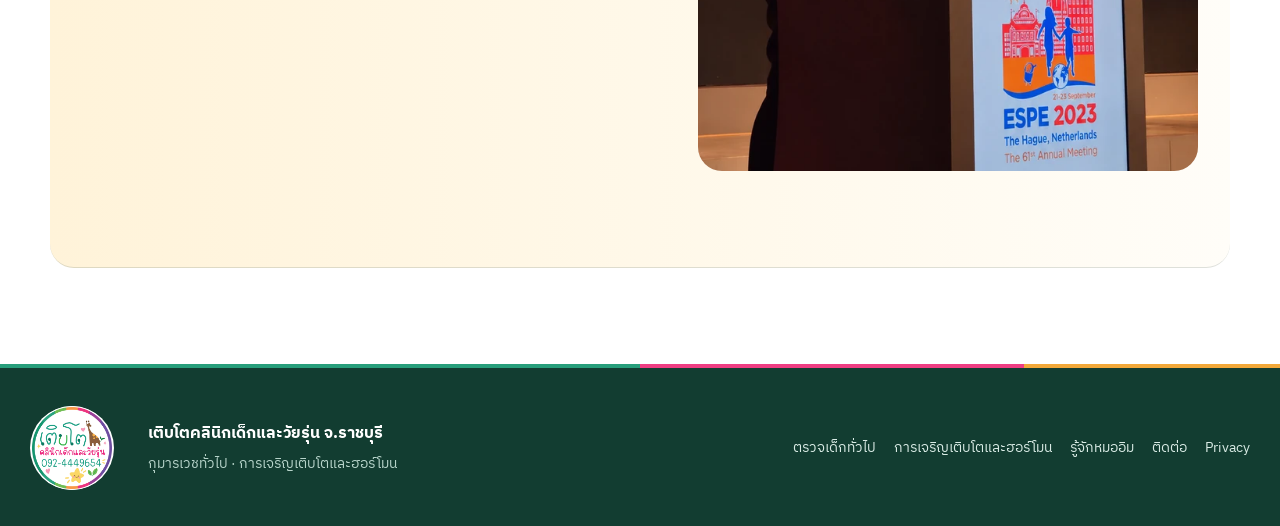
<file: doctor/index.html>
<!DOCTYPE html>

<html lang="th"><head><meta charset="utf-8"/><meta content="width=device-width,initial-scale=1,viewport-fit=cover" name="viewport"/><meta content="#fbf8f1" name="theme-color"/><title>พญ. อรพิสาส์ พรมโสด (หมออิม) | กุมารแพทย์ ราชบุรี | เติบโตคลินิก</title><meta content="พญ. อรพิสาส์ พรมโสด (หมออิม) กุมารแพทย์ จ.ราชบุรี ดูแลโรคเด็กทั่วไป สุขภาพตามวัย การเจริญเติบโต ฮอร์โมน และโรคต่อมไร้ท่อในเด็กและวัยรุ่น" name="description"/><link href="https://terbto.github.io/terbtopage/doctor/" rel="canonical"/><link href="../css/home-final.css?v=20261008-5" rel="stylesheet"/><link href="../css/inner-pages.css?v=20261008" rel="stylesheet"/><script type="application/ld+json">{"@context":"https://schema.org","@type":"MedicalClinic","name":"เติบโตคลินิกเด็กและวัยรุ่น","url":"https://terbto.github.io/terbtopage/","description":"คลินิกเด็กและวัยรุ่นใน อ.เมือง ราชบุรี ดูแลโรคเด็กทั่วไป วัคซีน สุขภาพตามวัย การเจริญเติบโต และฮอร์โมนในเด็กและวัยรุ่น","telephone":"+66-92-444-9654","areaServed":{"@type":"AdministrativeArea","name":"อ.เมือง ราชบุรี"},"medicalSpecialty":"Pediatrics","sameAs":["https://www.facebook.com/clinicterbto/"],"hasMap":"https://maps.app.goo.gl/HzwbLjgzdvLeUgqk6","openingHoursSpecification":[{"@type":"OpeningHoursSpecification","dayOfWeek":"https://schema.org/Monday","opens":"17:00","closes":"20:00"},{"@type":"OpeningHoursSpecification","dayOfWeek":"https://schema.org/Tuesday","opens":"17:00","closes":"20:00"},{"@type":"OpeningHoursSpecification","dayOfWeek":"https://schema.org/Wednesday","opens":"17:00","closes":"20:00"},{"@type":"OpeningHoursSpecification","dayOfWeek":"https://schema.org/Friday","opens":"17:00","closes":"20:00"},{"@type":"OpeningHoursSpecification","dayOfWeek":"https://schema.org/Saturday","opens":"10:00","closes":"17:00"},{"@type":"OpeningHoursSpecification","dayOfWeek":"https://schema.org/Sunday","opens":"10:00","closes":"17:00"}]}</script><link href="../css/brand-refresh.css?v=20261019-nav" rel="stylesheet"/><link href="../css/spacing.css?v=20261008-6" rel="stylesheet"/></head><body class="inner-page"><a class="skip-link" href="#main">ข้ามไปเนื้อหาหลัก</a>
<header class="site-header" data-header="">
<div class="header-brand-cluster"><a aria-label="หน้าแรก เติบโตคลินิกเด็กและวัยรุ่น" class="brand" href="/terbtopage/"><img alt="โลโก้เติบโตคลินิกเด็กและวัยรุ่น" height="1294" src="../images/logo.png" width="1273"/></a><a aria-label="เปิด LINE เติบโตคลินิก" class="header-line-qr" href="https://page.line.me/506qjanh" rel="noopener noreferrer" target="_blank"><span class="header-line-qr-box"><img alt="LINE QR Code เติบโตคลินิก" src="../images/line-qr.png"/></span><span class="header-line-label">LINE</span></a><a aria-label="โทรเติบโตคลินิก 092-444-9654" class="header-phone" href="tel:+66924449654"><span class="header-phone-label">โทรคลินิก</span><span class="header-phone-number">092-444-9654</span></a></div>
<nav aria-label="เมนูหลัก" class="desktop-nav">
<a data-page-link="" href="/terbtopage/#care">บริการ</a>
<a data-page-link="" href="/terbtopage/general-pediatrics/">ตรวจเด็กทั่วไป</a>
<div class="nav-menu">
<a class="nav-menu__trigger" data-page-link="" href="/terbtopage/growth-hormone/">การเจริญเติบโตและฮอร์โมน<span aria-hidden="true" class="nav-menu__chevron"></span></a>
<ul aria-label="หัวข้อการเจริญเติบโตและฮอร์โมน" class="nav-submenu">
<li><a data-page-link="" href="/terbtopage/growth-hormone/">ภาพรวมการเจริญเติบโตและฮอร์โมน</a></li>
<li><a data-page-link="" href="/terbtopage/short-stature/">เด็กตัวเตี้ย / โตช้า</a></li>
</ul>
</div>
<a aria-current="page" data-page-link="" href="/terbtopage/doctor/">รู้จักหมออิม</a>
<a class="nav-cta" href="https://www.facebook.com/clinicterbto/" rel="noopener noreferrer" target="_blank">ติดต่อคลินิก</a>
</nav>
<button aria-controls="mobileMenu" aria-expanded="false" aria-label="เปิดเมนู" class="menu-button" type="button"><span></span><span></span></button>
<nav aria-label="เมนูมือถือ" class="mobile-nav" id="mobileMenu">
<a data-page-link="" href="/terbtopage/#care">บริการ</a>
<a data-page-link="" href="/terbtopage/general-pediatrics/">ตรวจเด็กทั่วไป</a>
<a data-page-link="" href="/terbtopage/growth-hormone/">การเจริญเติบโตและฮอร์โมน</a>
<a class="mobile-nav__subitem" data-page-link="" href="/terbtopage/short-stature/">เด็กตัวเตี้ย / โตช้า</a>
<a aria-current="page" data-page-link="" href="/terbtopage/doctor/">รู้จักหมออิม</a>
<a href="https://www.facebook.com/clinicterbto/" rel="noopener noreferrer" target="_blank">ติดต่อคลินิก</a>
</nav>
</header><main id="main">
<section class="doctor-page"><div class="inner-shell doctor-page-grid"><div class="doctor-page-photo"><img alt="พญ. อรพิสาส์ พรมโสด กุมารแพทย์ เติบโตคลินิก ราชบุรี" decoding="async" fetchpriority="high" height="2048" sizes="(max-width:600px) 100vw, 42vw" src="../images/real/doctor-im-1000.webp" srcset="../images/real/doctor-im-640.webp 640w, ../images/real/doctor-im-1000.webp 1000w" width="1152"/></div><div class="doctor-page-copy"><p class="inner-kicker">รู้จักหมออิม</p><h1>พญ. อรพิสาส์ <span class="doctor-surname">พรมโสด</span><span>(หมออิม)</span></h1><p class="doctor-license">ว.52953</p><p class="doctor-summary">หมออิมเป็นกุมารแพทย์ในราชบุรี ด้านต่อมไร้ท่อและเมแทบอลิซึมในเด็ก ให้บริการที่เติบโตคลินิก ดูแลทั้งโรคเด็กทั่วไป สุขภาพตามวัย และการเจริญเติบโตของเด็กและวัยรุ่น</p><blockquote>“การดูแลเด็กไม่ได้มีแค่ตอนที่ป่วย แต่รวมถึงการติดตามว่าเด็กแต่ละคนกำลังเติบโตไปตามวัยหรือไม่”</blockquote><div class="credential-list"><div><strong>แพทยศาสตร์บัณฑิต (เกียรตินิยมอันดับ 1)</strong><p>คณะแพทยศาสตร์โรงพยาบาลรามาธิบดี<br/>มหาวิทยาลัยมหิดล</p></div><div><strong>กุมารเวชศาสตร์โรคต่อมไร้ท่อและเมแทบอลิซึม</strong><p>จุฬาลงกรณ์มหาวิทยาลัย</p></div><div><strong>อาจารย์แพทย์ กลุ่มงานกุมารเวชกรรม</strong><p>โรงพยาบาลราชบุรี</p></div></div><a class="button primary" href="https://www.facebook.com/clinicterbto/" rel="noopener noreferrer" target="_blank">ติดต่อคลินิก</a></div></div></section><section class="doctor-real-stories"><div class="inner-shell"><article class="doctor-story-row doctor-story-care"><figure class="doctor-story-image"><img alt="หมออิมเล่นกับเด็กในเติบโตคลินิก" decoding="async" height="1536" loading="lazy" sizes="(max-width:600px) 100vw, 42vw" src="../images/real/doctor-child-model-865.webp" srcset="../images/real/doctor-child-model-640.webp 640w, ../images/real/doctor-child-model-865.webp 865w" width="865"/></figure><div class="doctor-story-text"><p class="inner-kicker">บรรยากาศในคลินิก</p><h2>หมออิมเล่นกับเด็กในคลินิก</h2><p>ช่วงเวลาที่หมออิมเล่นกับเด็ก ๆ ที่เติบโตคลินิก</p></div></article><article class="doctor-story-row doctor-story-academic"><div class="doctor-story-text"><h2 class="heading-with-emoji"><span class="heading-emoji" aria-hidden="true">🎓</span><span class="heading-label">ประสบการณ์ด้านวิชาการ</span></h2><p>นำเสนอผลงานวิจัยด้านต่อมไร้ท่อเด็กในการประชุม European Society for Paediatric Endocrinology (ESPE) ปี 2023 ณ กรุงเฮก ประเทศเนเธอร์แลนด์</p></div><figure class="doctor-story-image academic-image"><img alt="พญ. อรพิสาส์ พรมโสด นำเสนอผลงานวิจัยในการประชุม ESPE 2023 ที่กรุงเฮก ประเทศเนเธอร์แลนด์" decoding="async" height="1672" loading="lazy" sizes="(max-width:600px) 100vw, 42vw" src="../images/real/doctor-espe-900.webp" srcset="../images/real/doctor-espe-640.webp 640w, ../images/real/doctor-espe-900.webp 900w" width="941"/></figure></article></div></section></main><footer class="footer"><img alt="โลโก้เติบโตคลินิกเด็กและวัยรุ่น" height="1294" src="../images/logo.png" width="1273"/><div class="footer-copy"><strong>เติบโตคลินิกเด็กและวัยรุ่น จ.ราชบุรี</strong><span>กุมารเวชทั่วไป · การเจริญเติบโตและฮอร์โมน</span></div><nav aria-label="เมนูท้ายเว็บไซต์"><a href="../general-pediatrics/index.html">ตรวจเด็กทั่วไป</a><a href="../growth-hormone/index.html">การเจริญเติบโตและฮอร์โมน</a><a href="../doctor/index.html">รู้จักหมออิม</a><a href="../contact/index.html">ติดต่อ</a><a href="../privacy/index.html">Privacy</a></nav></footer><script src="../js/home-final.js"></script></body></html>
</file>
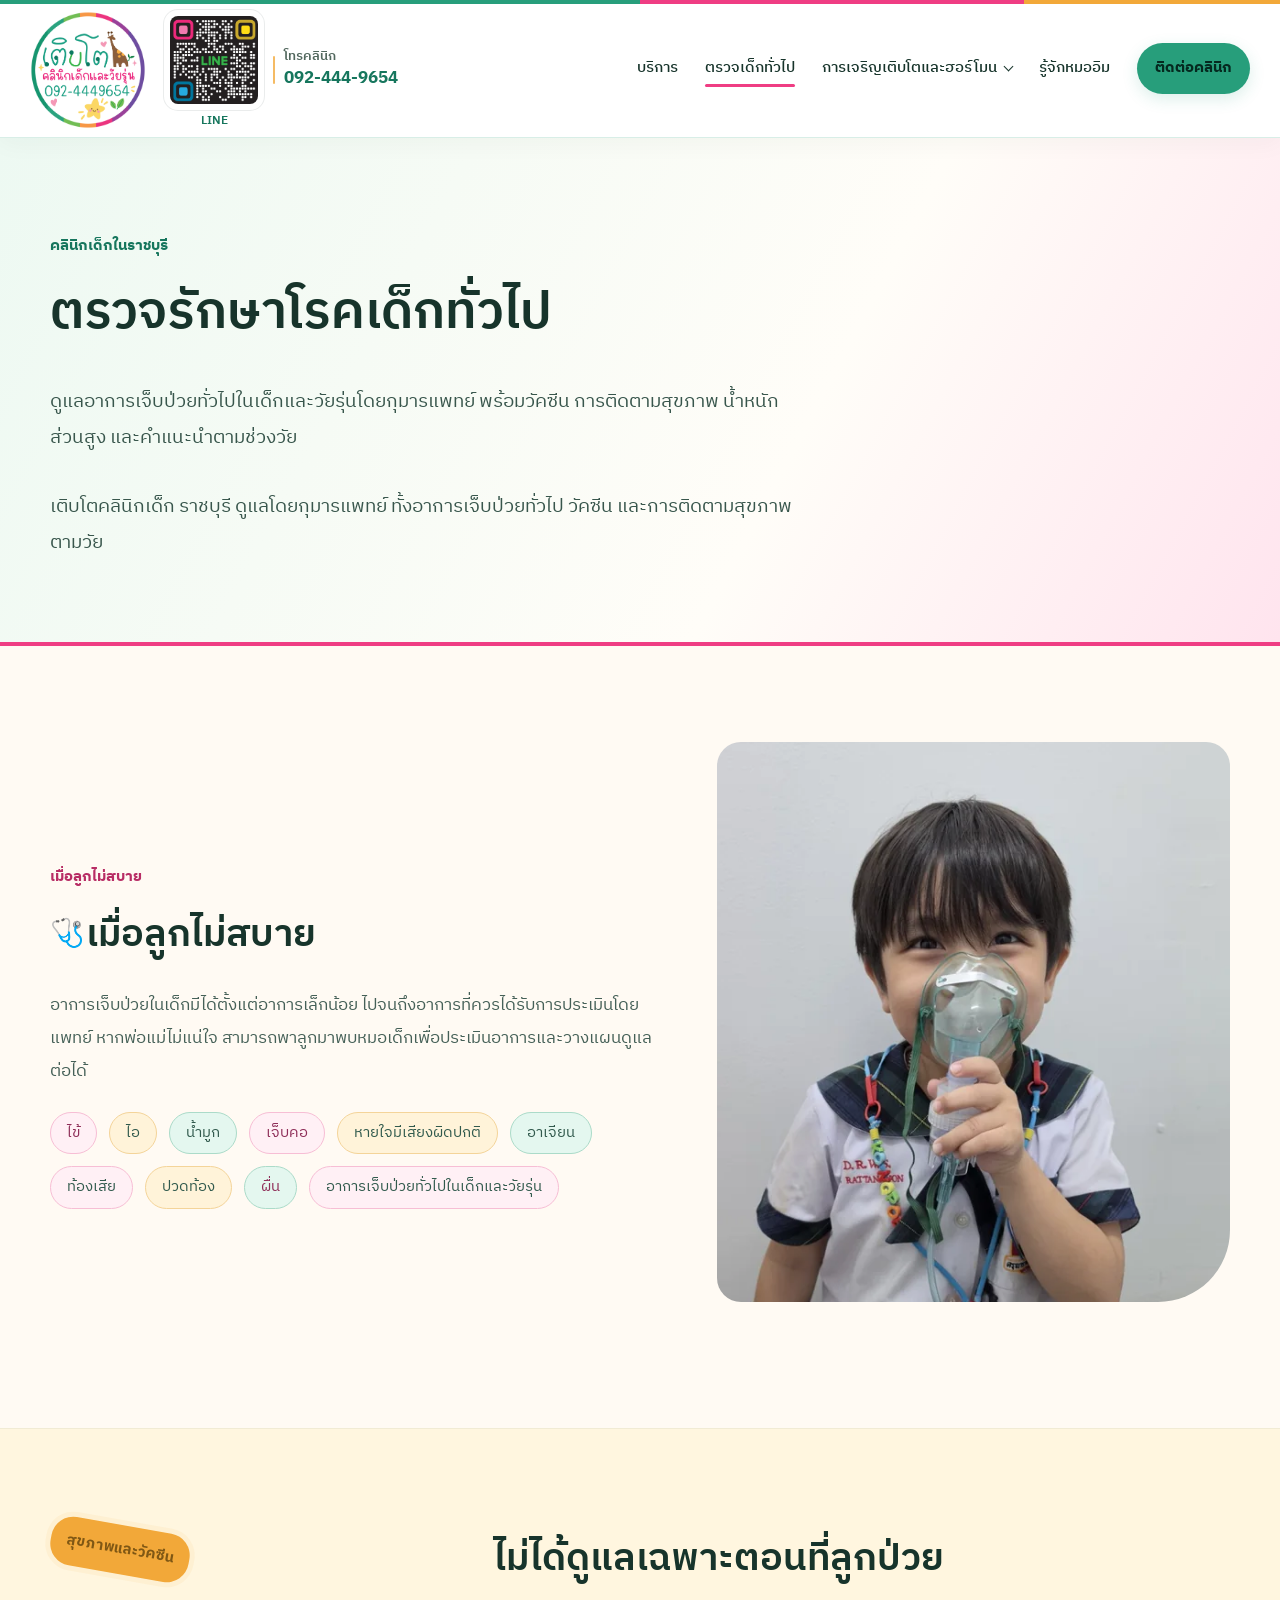
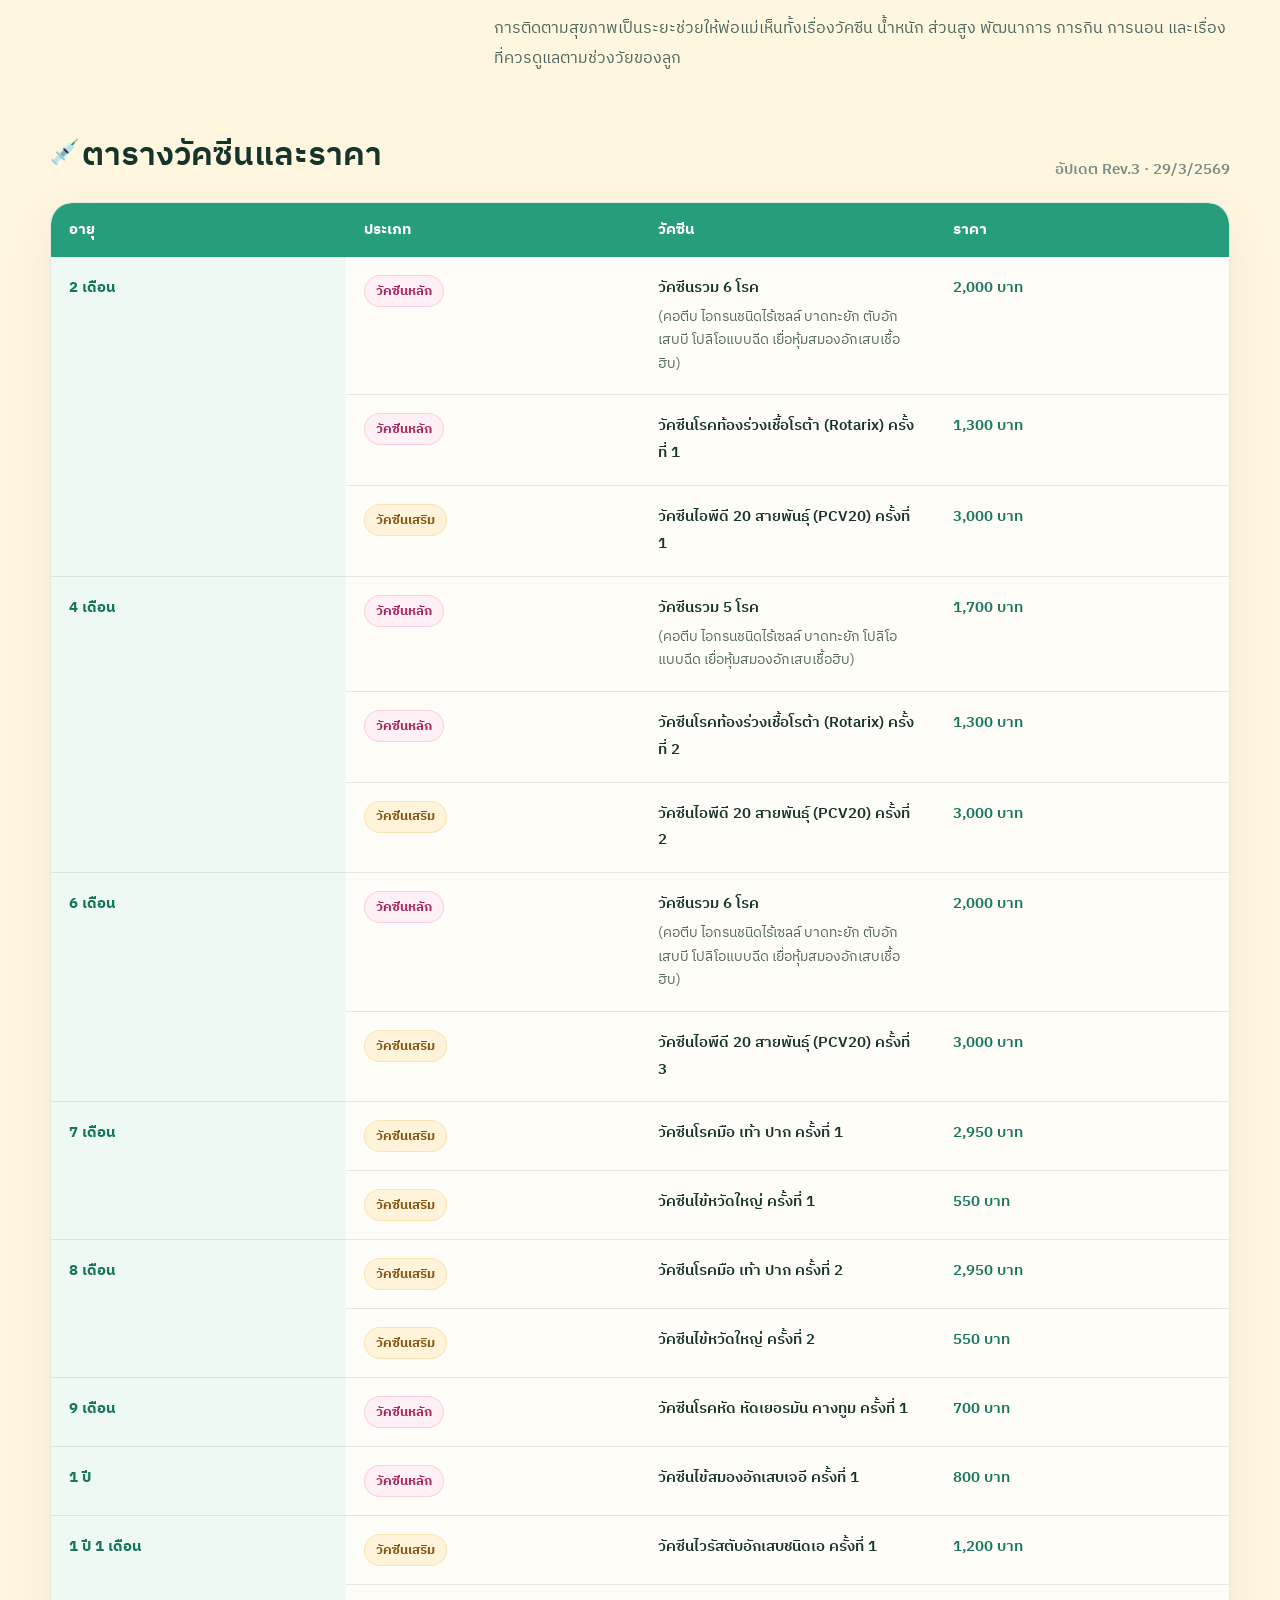
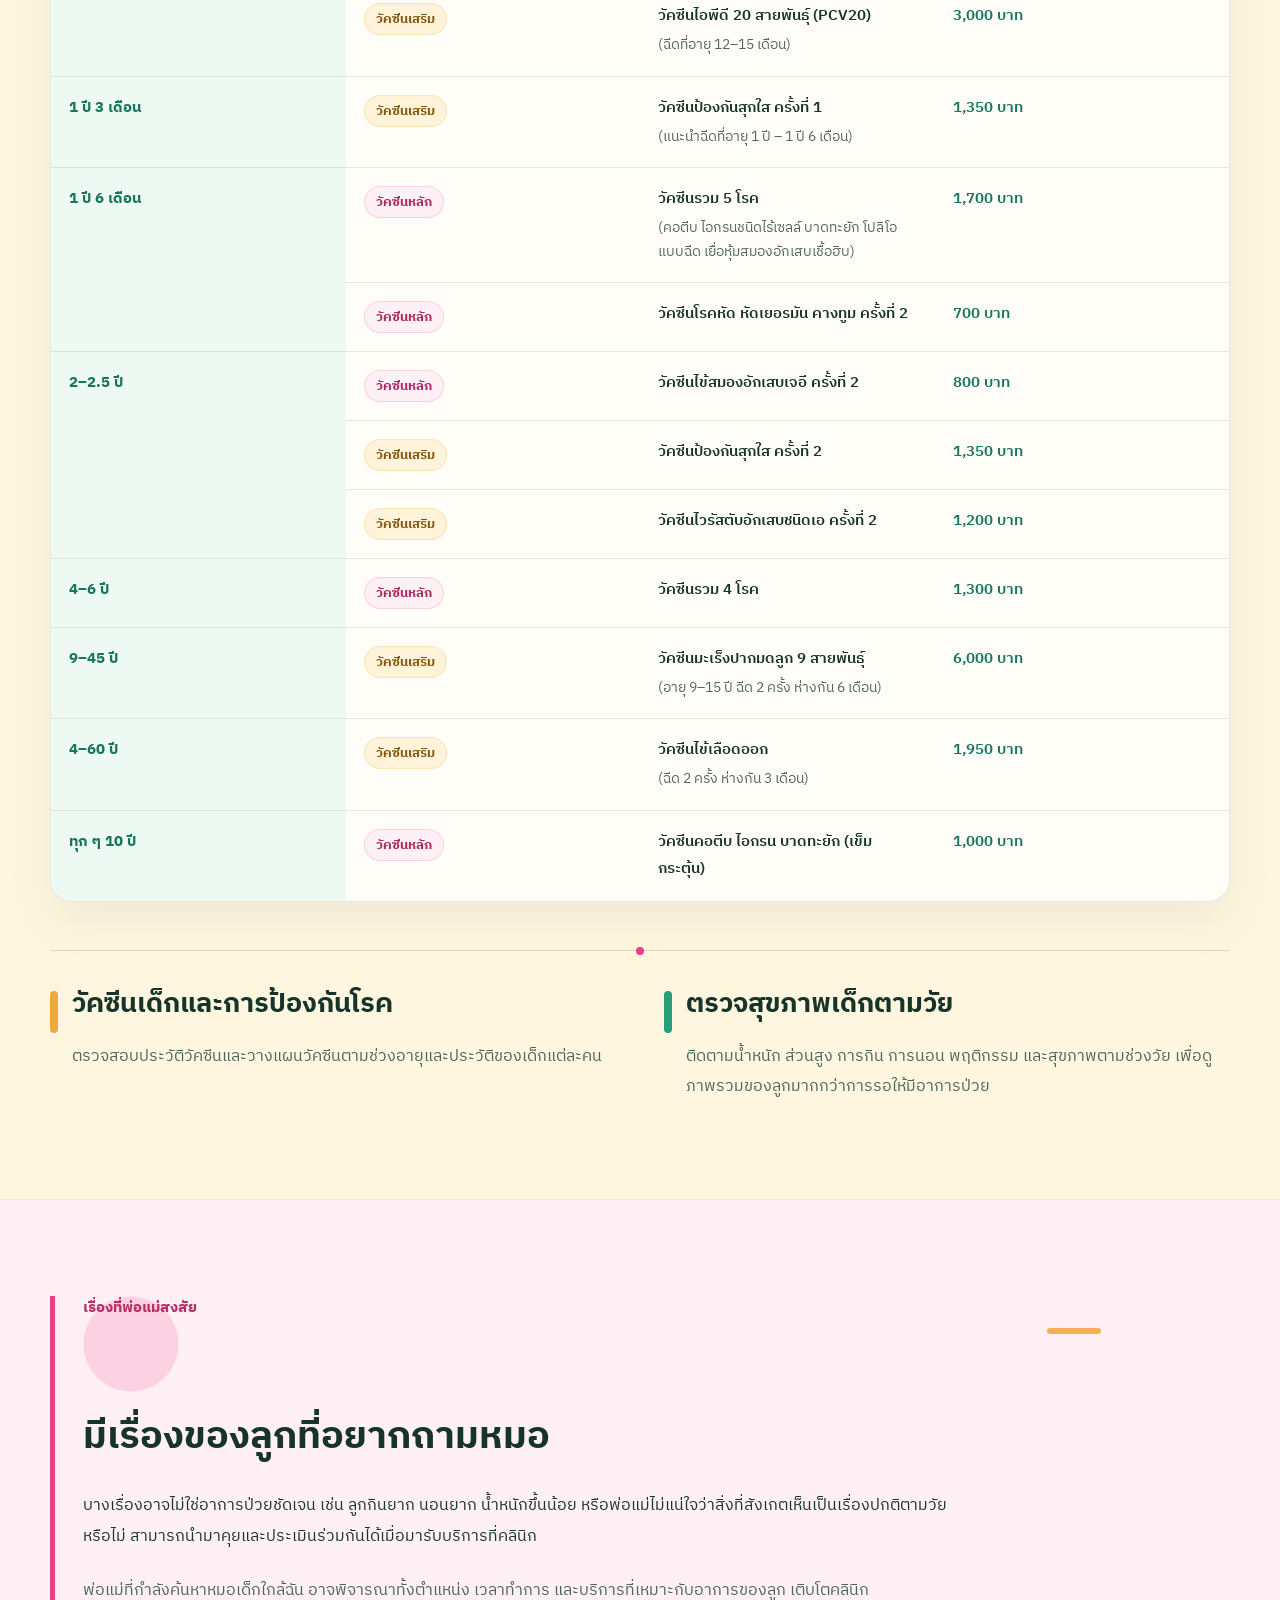
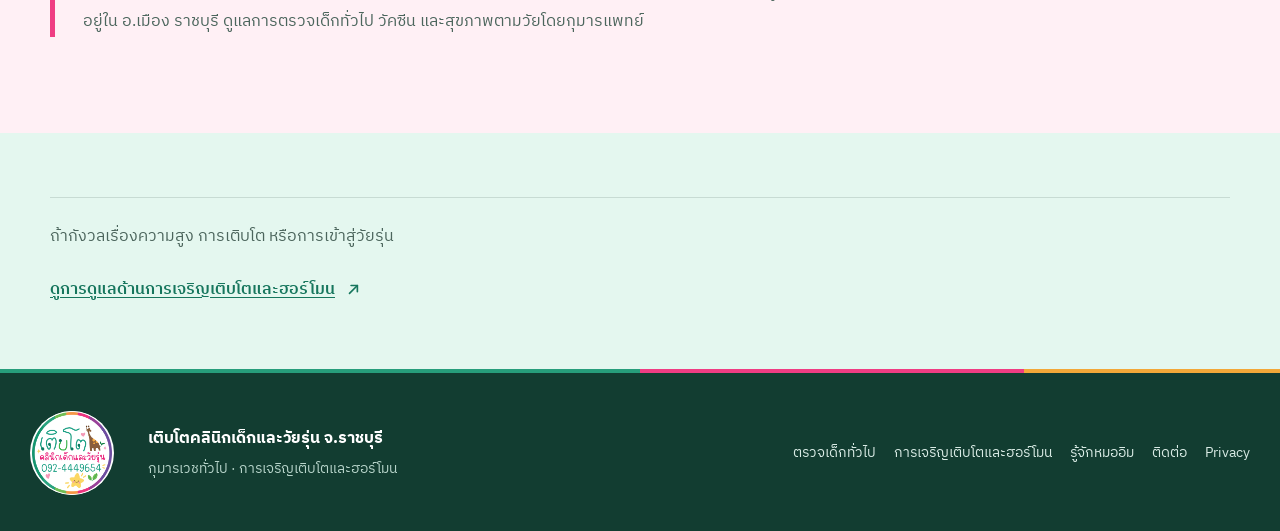
<file: general-pediatrics/index.html>
<!DOCTYPE html>

<html lang="th"><head><meta charset="utf-8"/><meta content="width=device-width,initial-scale=1,viewport-fit=cover" name="viewport"/><meta content="#fbf8f1" name="theme-color"/><title>คลินิกเด็ก ราชบุรี | ตรวจรักษาโรคเด็กทั่วไปและวัคซีน | เติบโตคลินิก</title><meta content="เติบโตคลินิกเด็ก ราชบุรี ตรวจรักษาโรคเด็กทั่วไปโดยกุมารแพทย์ ดูแลไข้ ไอ น้ำมูก อาเจียน ท้องเสีย ผื่น วัคซีน และสุขภาพตามวัย" name="description"/><link href="https://terbto.github.io/terbtopage/general-pediatrics/" rel="canonical"/><link href="../css/home-final.css?v=20261008-6" rel="stylesheet"/><link href="../css/inner-pages.css?v=20261009-1" rel="stylesheet"/><script type="application/ld+json">{"@context":"https://schema.org","@type":"MedicalClinic","name":"เติบโตคลินิกเด็กและวัยรุ่น","url":"https://terbto.github.io/terbtopage/","description":"คลินิกเด็กและวัยรุ่นใน อ.เมือง ราชบุรี ดูแลโรคเด็กทั่วไป วัคซีน สุขภาพตามวัย การเจริญเติบโต และฮอร์โมนในเด็กและวัยรุ่น","telephone":"+66-92-444-9654","areaServed":{"@type":"AdministrativeArea","name":"อ.เมือง ราชบุรี"},"medicalSpecialty":"Pediatrics","sameAs":["https://www.facebook.com/clinicterbto/"],"hasMap":"https://maps.app.goo.gl/HzwbLjgzdvLeUgqk6","openingHoursSpecification":[{"@type":"OpeningHoursSpecification","dayOfWeek":"https://schema.org/Monday","opens":"17:00","closes":"20:00"},{"@type":"OpeningHoursSpecification","dayOfWeek":"https://schema.org/Tuesday","opens":"17:00","closes":"20:00"},{"@type":"OpeningHoursSpecification","dayOfWeek":"https://schema.org/Wednesday","opens":"17:00","closes":"20:00"},{"@type":"OpeningHoursSpecification","dayOfWeek":"https://schema.org/Friday","opens":"17:00","closes":"20:00"},{"@type":"OpeningHoursSpecification","dayOfWeek":"https://schema.org/Saturday","opens":"10:00","closes":"17:00"},{"@type":"OpeningHoursSpecification","dayOfWeek":"https://schema.org/Sunday","opens":"10:00","closes":"17:00"}]}</script><link href="../css/brand-refresh.css?v=20261019-nav" rel="stylesheet"/><link href="../css/spacing.css?v=20261008-7" rel="stylesheet"/></head>
<body class="inner-page general-page"><a class="skip-link" href="#main">ข้ามไปเนื้อหาหลัก</a>
<header class="site-header" data-header=""><div class="header-brand-cluster"><a aria-label="หน้าแรก เติบโตคลินิกเด็กและวัยรุ่น" class="brand" href="/terbtopage/"><img alt="โลโก้เติบโตคลินิกเด็กและวัยรุ่น" height="1294" src="../images/logo.png" width="1273"/></a><a aria-label="เปิด LINE เติบโตคลินิก" class="header-line-qr" href="https://page.line.me/506qjanh" rel="noopener noreferrer" target="_blank"><span class="header-line-qr-box"><img alt="LINE QR Code เติบโตคลินิก" src="../images/line-qr.png"/></span><span class="header-line-label">LINE</span></a><a aria-label="โทรเติบโตคลินิก 092-444-9654" class="header-phone" href="tel:+66924449654"><span class="header-phone-label">โทรคลินิก</span><span class="header-phone-number">092-444-9654</span></a></div><nav aria-label="เมนูหลัก" class="desktop-nav">
<a data-page-link="" href="/terbtopage/#care">บริการ</a>
<a aria-current="page" data-page-link="" href="/terbtopage/general-pediatrics/">ตรวจเด็กทั่วไป</a>
<div class="nav-menu">
<a class="nav-menu__trigger" data-page-link="" href="/terbtopage/growth-hormone/">การเจริญเติบโตและฮอร์โมน<span aria-hidden="true" class="nav-menu__chevron"></span></a>
<ul aria-label="หัวข้อการเจริญเติบโตและฮอร์โมน" class="nav-submenu">
<li><a data-page-link="" href="/terbtopage/growth-hormone/">ภาพรวมการเจริญเติบโตและฮอร์โมน</a></li>
<li><a data-page-link="" href="/terbtopage/short-stature/">เด็กตัวเตี้ย / โตช้า</a></li>
</ul>
</div>
<a data-page-link="" href="/terbtopage/doctor/">รู้จักหมออิม</a>
<a class="nav-cta" href="https://www.facebook.com/clinicterbto/" rel="noopener noreferrer" target="_blank">ติดต่อคลินิก</a>
</nav><button aria-controls="mobileMenu" aria-expanded="false" aria-label="เปิดเมนู" class="menu-button" type="button"><span></span><span></span></button><nav aria-label="เมนูมือถือ" class="mobile-nav" id="mobileMenu">
<a data-page-link="" href="/terbtopage/#care">บริการ</a>
<a aria-current="page" data-page-link="" href="/terbtopage/general-pediatrics/">ตรวจเด็กทั่วไป</a>
<a data-page-link="" href="/terbtopage/growth-hormone/">การเจริญเติบโตและฮอร์โมน</a>
<a class="mobile-nav__subitem" data-page-link="" href="/terbtopage/short-stature/">เด็กตัวเตี้ย / โตช้า</a>
<a data-page-link="" href="/terbtopage/doctor/">รู้จักหมออิม</a>
<a href="https://www.facebook.com/clinicterbto/" rel="noopener noreferrer" target="_blank">ติดต่อคลินิก</a>
</nav></header>
<main id="main">
<section class="inner-intro inner-intro-general"><div class="inner-shell"><p class="inner-kicker">คลินิกเด็กในราชบุรี</p><h1>ตรวจรักษาโรคเด็กทั่วไป</h1><p class="inner-lead">ดูแลอาการเจ็บป่วยทั่วไปในเด็กและวัยรุ่นโดยกุมารแพทย์ พร้อมวัคซีน การติดตามสุขภาพ น้ำหนัก ส่วนสูง และคำแนะนำตามช่วงวัย</p><p class="inner-lead">เติบโตคลินิกเด็ก ราชบุรี ดูแลโดยกุมารแพทย์ ทั้งอาการเจ็บป่วยทั่วไป วัคซีน และการติดตามสุขภาพตามวัย</p></div></section>
<section class="general-primary" id="general-care"><div class="inner-shell"><div class="general-primary-grid"><div class="general-primary-copy"><p class="inner-kicker accent-green">เมื่อลูกไม่สบาย</p><h2 class="heading-with-emoji"><span class="heading-emoji" aria-hidden="true">🩺</span><span class="heading-label">เมื่อลูกไม่สบาย</span></h2><p class="general-primary-lead">อาการเจ็บป่วยในเด็กมีได้ตั้งแต่อาการเล็กน้อย ไปจนถึงอาการที่ควรได้รับการประเมินโดยแพทย์ หากพ่อแม่ไม่แน่ใจ สามารถพาลูกมาพบหมอเด็กเพื่อประเมินอาการและวางแผนดูแลต่อได้</p><div aria-label="ตัวอย่างอาการที่พบบ่อย" class="symptom-tags"><span>ไข้</span><span>ไอ</span><span>น้ำมูก</span><span>เจ็บคอ</span><span>หายใจมีเสียงผิดปกติ</span><span>อาเจียน</span><span>ท้องเสีย</span><span>ปวดท้อง</span><span>ผื่น</span><span>อาการเจ็บป่วยทั่วไปในเด็กและวัยรุ่น</span></div></div><figure class="general-primary-photo"><img alt="เด็กกำลังพ่นยาที่เติบโตคลินิก" decoding="async" height="1536" sizes="(max-width:600px) 100vw, 39vw" src="../images/real/general-nebulizer-865.webp" srcset="../images/real/general-nebulizer-560.webp 560w, ../images/real/general-nebulizer-865.webp 865w" width="865"/></figure></div></div></section>
<section class="well-child-section"><div class="inner-shell"><div class="well-child-intro"><p class="inner-kicker accent-yellow">สุขภาพและวัคซีน</p><h2>ไม่ได้ดูแลเฉพาะตอนที่ลูกป่วย</h2><p>การติดตามสุขภาพเป็นระยะช่วยให้พ่อแม่เห็นทั้งเรื่องวัคซีน น้ำหนัก ส่วนสูง พัฒนาการ การกิน การนอน และเรื่องที่ควรดูแลตามช่วงวัยของลูก</p></div><section class="vaccine-schedule" id="vaccine-schedule" aria-labelledby="vaccineScheduleTitle">
<div class="vaccine-schedule-head">
<h3 id="vaccineScheduleTitle" class="heading-with-emoji"><span class="heading-emoji" aria-hidden="true">💉</span><span class="heading-label">ตารางวัคซีนและราคา</span></h3>
<p class="vaccine-schedule-revision">อัปเดต Rev.3 · 29/3/2569</p>
</div>
<p class="vaccine-table-hint" aria-hidden="true">← เลื่อนตารางเพื่อดูรายละเอียด →</p>
<div class="vaccine-table-scroll" tabindex="0" aria-labelledby="vaccineScheduleTitle">
<table class="vaccine-table">
<caption>ตารางวัคซีนและราคา เติบโตคลินิก Rev.3 วันที่ 29/3/2569</caption>
<thead>
<tr>
<th scope="col">อายุ</th>
<th scope="col">ประเภท</th>
<th scope="col">วัคซีน</th>
<th scope="col">ราคา</th>
</tr>
</thead>
<tbody>
<tr class="vaccine-row vaccine-row-main">
<th class="vaccine-age" scope="rowgroup" rowspan="3">2 เดือน</th><td><span class="vaccine-type vaccine-type-main">วัคซีนหลัก</span></td><td class="vaccine-name"><strong>วัคซีนรวม 6 โรค</strong><span class="vaccine-note">(คอตีบ ไอกรนชนิดไร้เซลล์ บาดทะยัก ตับอักเสบบี โปลิโอแบบฉีด เยื่อหุ้มสมองอักเสบเชื้อฮิบ)</span></td><td class="vaccine-price">2,000 บาท</td>
</tr>
<tr class="vaccine-row vaccine-row-main">
<td><span class="vaccine-type vaccine-type-main">วัคซีนหลัก</span></td><td class="vaccine-name"><strong>วัคซีนโรคท้องร่วงเชื้อโรต้า (Rotarix) ครั้งที่ 1</strong></td><td class="vaccine-price">1,300 บาท</td>
</tr>
<tr class="vaccine-row vaccine-row-optional">
<td><span class="vaccine-type vaccine-type-optional">วัคซีนเสริม</span></td><td class="vaccine-name"><strong>วัคซีนไอพีดี 20 สายพันธุ์ (PCV20) ครั้งที่ 1</strong></td><td class="vaccine-price">3,000 บาท</td>
</tr>
<tr class="vaccine-row vaccine-row-main">
<th class="vaccine-age" scope="rowgroup" rowspan="3">4 เดือน</th><td><span class="vaccine-type vaccine-type-main">วัคซีนหลัก</span></td><td class="vaccine-name"><strong>วัคซีนรวม 5 โรค</strong><span class="vaccine-note">(คอตีบ ไอกรนชนิดไร้เซลล์ บาดทะยัก โปลิโอแบบฉีด เยื่อหุ้มสมองอักเสบเชื้อฮิบ)</span></td><td class="vaccine-price">1,700 บาท</td>
</tr>
<tr class="vaccine-row vaccine-row-main">
<td><span class="vaccine-type vaccine-type-main">วัคซีนหลัก</span></td><td class="vaccine-name"><strong>วัคซีนโรคท้องร่วงเชื้อโรต้า (Rotarix) ครั้งที่ 2</strong></td><td class="vaccine-price">1,300 บาท</td>
</tr>
<tr class="vaccine-row vaccine-row-optional">
<td><span class="vaccine-type vaccine-type-optional">วัคซีนเสริม</span></td><td class="vaccine-name"><strong>วัคซีนไอพีดี 20 สายพันธุ์ (PCV20) ครั้งที่ 2</strong></td><td class="vaccine-price">3,000 บาท</td>
</tr>
<tr class="vaccine-row vaccine-row-main">
<th class="vaccine-age" scope="rowgroup" rowspan="2">6 เดือน</th><td><span class="vaccine-type vaccine-type-main">วัคซีนหลัก</span></td><td class="vaccine-name"><strong>วัคซีนรวม 6 โรค</strong><span class="vaccine-note">(คอตีบ ไอกรนชนิดไร้เซลล์ บาดทะยัก ตับอักเสบบี โปลิโอแบบฉีด เยื่อหุ้มสมองอักเสบเชื้อฮิบ)</span></td><td class="vaccine-price">2,000 บาท</td>
</tr>
<tr class="vaccine-row vaccine-row-optional">
<td><span class="vaccine-type vaccine-type-optional">วัคซีนเสริม</span></td><td class="vaccine-name"><strong>วัคซีนไอพีดี 20 สายพันธุ์ (PCV20) ครั้งที่ 3</strong></td><td class="vaccine-price">3,000 บาท</td>
</tr>
<tr class="vaccine-row vaccine-row-optional">
<th class="vaccine-age" scope="rowgroup" rowspan="2">7 เดือน</th><td><span class="vaccine-type vaccine-type-optional">วัคซีนเสริม</span></td><td class="vaccine-name"><strong>วัคซีนโรคมือ เท้า ปาก ครั้งที่ 1</strong></td><td class="vaccine-price">2,950 บาท</td>
</tr>
<tr class="vaccine-row vaccine-row-optional">
<td><span class="vaccine-type vaccine-type-optional">วัคซีนเสริม</span></td><td class="vaccine-name"><strong>วัคซีนไข้หวัดใหญ่ ครั้งที่ 1</strong></td><td class="vaccine-price">550 บาท</td>
</tr>
<tr class="vaccine-row vaccine-row-optional">
<th class="vaccine-age" scope="rowgroup" rowspan="2">8 เดือน</th><td><span class="vaccine-type vaccine-type-optional">วัคซีนเสริม</span></td><td class="vaccine-name"><strong>วัคซีนโรคมือ เท้า ปาก ครั้งที่ 2</strong></td><td class="vaccine-price">2,950 บาท</td>
</tr>
<tr class="vaccine-row vaccine-row-optional">
<td><span class="vaccine-type vaccine-type-optional">วัคซีนเสริม</span></td><td class="vaccine-name"><strong>วัคซีนไข้หวัดใหญ่ ครั้งที่ 2</strong></td><td class="vaccine-price">550 บาท</td>
</tr>
<tr class="vaccine-row vaccine-row-main">
<th class="vaccine-age" scope="rowgroup" rowspan="1">9 เดือน</th><td><span class="vaccine-type vaccine-type-main">วัคซีนหลัก</span></td><td class="vaccine-name"><strong>วัคซีนโรคหัด หัดเยอรมัน คางทูม ครั้งที่ 1</strong></td><td class="vaccine-price">700 บาท</td>
</tr>
<tr class="vaccine-row vaccine-row-main">
<th class="vaccine-age" scope="rowgroup" rowspan="1">1 ปี</th><td><span class="vaccine-type vaccine-type-main">วัคซีนหลัก</span></td><td class="vaccine-name"><strong>วัคซีนไข้สมองอักเสบเจอี ครั้งที่ 1</strong></td><td class="vaccine-price">800 บาท</td>
</tr>
<tr class="vaccine-row vaccine-row-optional">
<th class="vaccine-age" scope="rowgroup" rowspan="2">1 ปี 1 เดือน</th><td><span class="vaccine-type vaccine-type-optional">วัคซีนเสริม</span></td><td class="vaccine-name"><strong>วัคซีนไวรัสตับอักเสบชนิดเอ ครั้งที่ 1</strong></td><td class="vaccine-price">1,200 บาท</td>
</tr>
<tr class="vaccine-row vaccine-row-optional">
<td><span class="vaccine-type vaccine-type-optional">วัคซีนเสริม</span></td><td class="vaccine-name"><strong>วัคซีนไอพีดี 20 สายพันธุ์ (PCV20)</strong><span class="vaccine-note">(ฉีดที่อายุ 12–15 เดือน)</span></td><td class="vaccine-price">3,000 บาท</td>
</tr>
<tr class="vaccine-row vaccine-row-optional">
<th class="vaccine-age" scope="rowgroup" rowspan="1">1 ปี 3 เดือน</th><td><span class="vaccine-type vaccine-type-optional">วัคซีนเสริม</span></td><td class="vaccine-name"><strong>วัคซีนป้องกันสุกใส ครั้งที่ 1</strong><span class="vaccine-note">(แนะนำฉีดที่อายุ 1 ปี – 1 ปี 6 เดือน)</span></td><td class="vaccine-price">1,350 บาท</td>
</tr>
<tr class="vaccine-row vaccine-row-main">
<th class="vaccine-age" scope="rowgroup" rowspan="2">1 ปี 6 เดือน</th><td><span class="vaccine-type vaccine-type-main">วัคซีนหลัก</span></td><td class="vaccine-name"><strong>วัคซีนรวม 5 โรค</strong><span class="vaccine-note">(คอตีบ ไอกรนชนิดไร้เซลล์ บาดทะยัก โปลิโอแบบฉีด เยื่อหุ้มสมองอักเสบเชื้อฮิบ)</span></td><td class="vaccine-price">1,700 บาท</td>
</tr>
<tr class="vaccine-row vaccine-row-main">
<td><span class="vaccine-type vaccine-type-main">วัคซีนหลัก</span></td><td class="vaccine-name"><strong>วัคซีนโรคหัด หัดเยอรมัน คางทูม ครั้งที่ 2</strong></td><td class="vaccine-price">700 บาท</td>
</tr>
<tr class="vaccine-row vaccine-row-main">
<th class="vaccine-age" scope="rowgroup" rowspan="3">2–2.5 ปี</th><td><span class="vaccine-type vaccine-type-main">วัคซีนหลัก</span></td><td class="vaccine-name"><strong>วัคซีนไข้สมองอักเสบเจอี ครั้งที่ 2</strong></td><td class="vaccine-price">800 บาท</td>
</tr>
<tr class="vaccine-row vaccine-row-optional">
<td><span class="vaccine-type vaccine-type-optional">วัคซีนเสริม</span></td><td class="vaccine-name"><strong>วัคซีนป้องกันสุกใส ครั้งที่ 2</strong></td><td class="vaccine-price">1,350 บาท</td>
</tr>
<tr class="vaccine-row vaccine-row-optional">
<td><span class="vaccine-type vaccine-type-optional">วัคซีนเสริม</span></td><td class="vaccine-name"><strong>วัคซีนไวรัสตับอักเสบชนิดเอ ครั้งที่ 2</strong></td><td class="vaccine-price">1,200 บาท</td>
</tr>
<tr class="vaccine-row vaccine-row-main">
<th class="vaccine-age" scope="rowgroup" rowspan="1">4–6 ปี</th><td><span class="vaccine-type vaccine-type-main">วัคซีนหลัก</span></td><td class="vaccine-name"><strong>วัคซีนรวม 4 โรค</strong></td><td class="vaccine-price">1,300 บาท</td>
</tr>
<tr class="vaccine-row vaccine-row-optional">
<th class="vaccine-age" scope="rowgroup" rowspan="1">9–45 ปี</th><td><span class="vaccine-type vaccine-type-optional">วัคซีนเสริม</span></td><td class="vaccine-name"><strong>วัคซีนมะเร็งปากมดลูก 9 สายพันธุ์</strong><span class="vaccine-note">(อายุ 9–15 ปี ฉีด 2 ครั้ง ห่างกัน 6 เดือน)</span></td><td class="vaccine-price">6,000 บาท</td>
</tr>
<tr class="vaccine-row vaccine-row-optional">
<th class="vaccine-age" scope="rowgroup" rowspan="1">4–60 ปี</th><td><span class="vaccine-type vaccine-type-optional">วัคซีนเสริม</span></td><td class="vaccine-name"><strong>วัคซีนไข้เลือดออก</strong><span class="vaccine-note">(ฉีด 2 ครั้ง ห่างกัน 3 เดือน)</span></td><td class="vaccine-price">1,950 บาท</td>
</tr>
<tr class="vaccine-row vaccine-row-main">
<th class="vaccine-age" scope="rowgroup" rowspan="1">ทุก ๆ 10 ปี</th><td><span class="vaccine-type vaccine-type-main">วัคซีนหลัก</span></td><td class="vaccine-name"><strong>วัคซีนคอตีบ ไอกรน บาดทะยัก (เข็มกระตุ้น)</strong></td><td class="vaccine-price">1,000 บาท</td>
</tr>
</tbody>
</table>
</div>
</section><div class="well-child-split"><article class="well-child-item vaccine-item"><span aria-hidden="true" class="section-mark"></span><h3>วัคซีนเด็กและการป้องกันโรค</h3><p>ตรวจสอบประวัติวัคซีนและวางแผนวัคซีนตามช่วงอายุและประวัติของเด็กแต่ละคน</p></article><article class="well-child-item age-item"><span aria-hidden="true" class="section-mark"></span><h3>ตรวจสุขภาพเด็กตามวัย</h3><p>ติดตามน้ำหนัก ส่วนสูง การกิน การนอน พฤติกรรม และสุขภาพตามช่วงวัย เพื่อดูภาพรวมของลูกมากกว่าการรอให้มีอาการป่วย</p></article></div></div></section>
<section class="parent-question-section"><div class="inner-shell"><div class="parent-question-copy"><p class="inner-kicker accent-pink">เรื่องที่พ่อแม่สงสัย</p><h2>มีเรื่องของลูกที่อยากถามหมอ</h2><p>บางเรื่องอาจไม่ใช่อาการป่วยชัดเจน เช่น ลูกกินยาก นอนยาก น้ำหนักขึ้นน้อย หรือพ่อแม่ไม่แน่ใจว่าสิ่งที่สังเกตเห็นเป็นเรื่องปกติตามวัยหรือไม่ สามารถนำมาคุยและประเมินร่วมกันได้เมื่อมารับบริการที่คลินิก</p><p>พ่อแม่ที่กำลังค้นหาหมอเด็กใกล้ฉัน อาจพิจารณาทั้งตำแหน่ง เวลาทำการ และบริการที่เหมาะกับอาการของลูก เติบโตคลินิกอยู่ใน อ.เมือง ราชบุรี ดูแลการตรวจเด็กทั่วไป วัคซีน และสุขภาพตามวัยโดยกุมารแพทย์</p></div></div></section>
<section class="page-crosslink"><div class="inner-shell"><p>ถ้ากังวลเรื่องความสูง การเติบโต หรือการเข้าสู่วัยรุ่น</p><a class="text-link symbol-link" href="../growth-hormone/index.html"><span class="text-link__label">ดูการดูแลด้านการเจริญเติบโตและฮอร์โมน</span><svg class="text-link__arrow" viewBox="0 0 24 24" aria-hidden="true" focusable="false"><path d="M7 17L17 7"></path><path d="M9 7H17V15"></path></svg></a></div></section>
</main>
<footer class="footer"><img alt="โลโก้เติบโตคลินิกเด็กและวัยรุ่น" height="1294" src="../images/logo.png" width="1273"/><div class="footer-copy"><strong>เติบโตคลินิกเด็กและวัยรุ่น จ.ราชบุรี</strong><span>กุมารเวชทั่วไป · การเจริญเติบโตและฮอร์โมน</span></div><nav aria-label="เมนูท้ายเว็บไซต์"><a href="../general-pediatrics/index.html">ตรวจเด็กทั่วไป</a><a href="../growth-hormone/index.html">การเจริญเติบโตและฮอร์โมน</a><a href="../doctor/index.html">รู้จักหมออิม</a><a href="../contact/index.html">ติดต่อ</a><a href="../privacy/index.html">Privacy</a></nav></footer><script src="../js/home-final.js"></script></body></html>
</file>
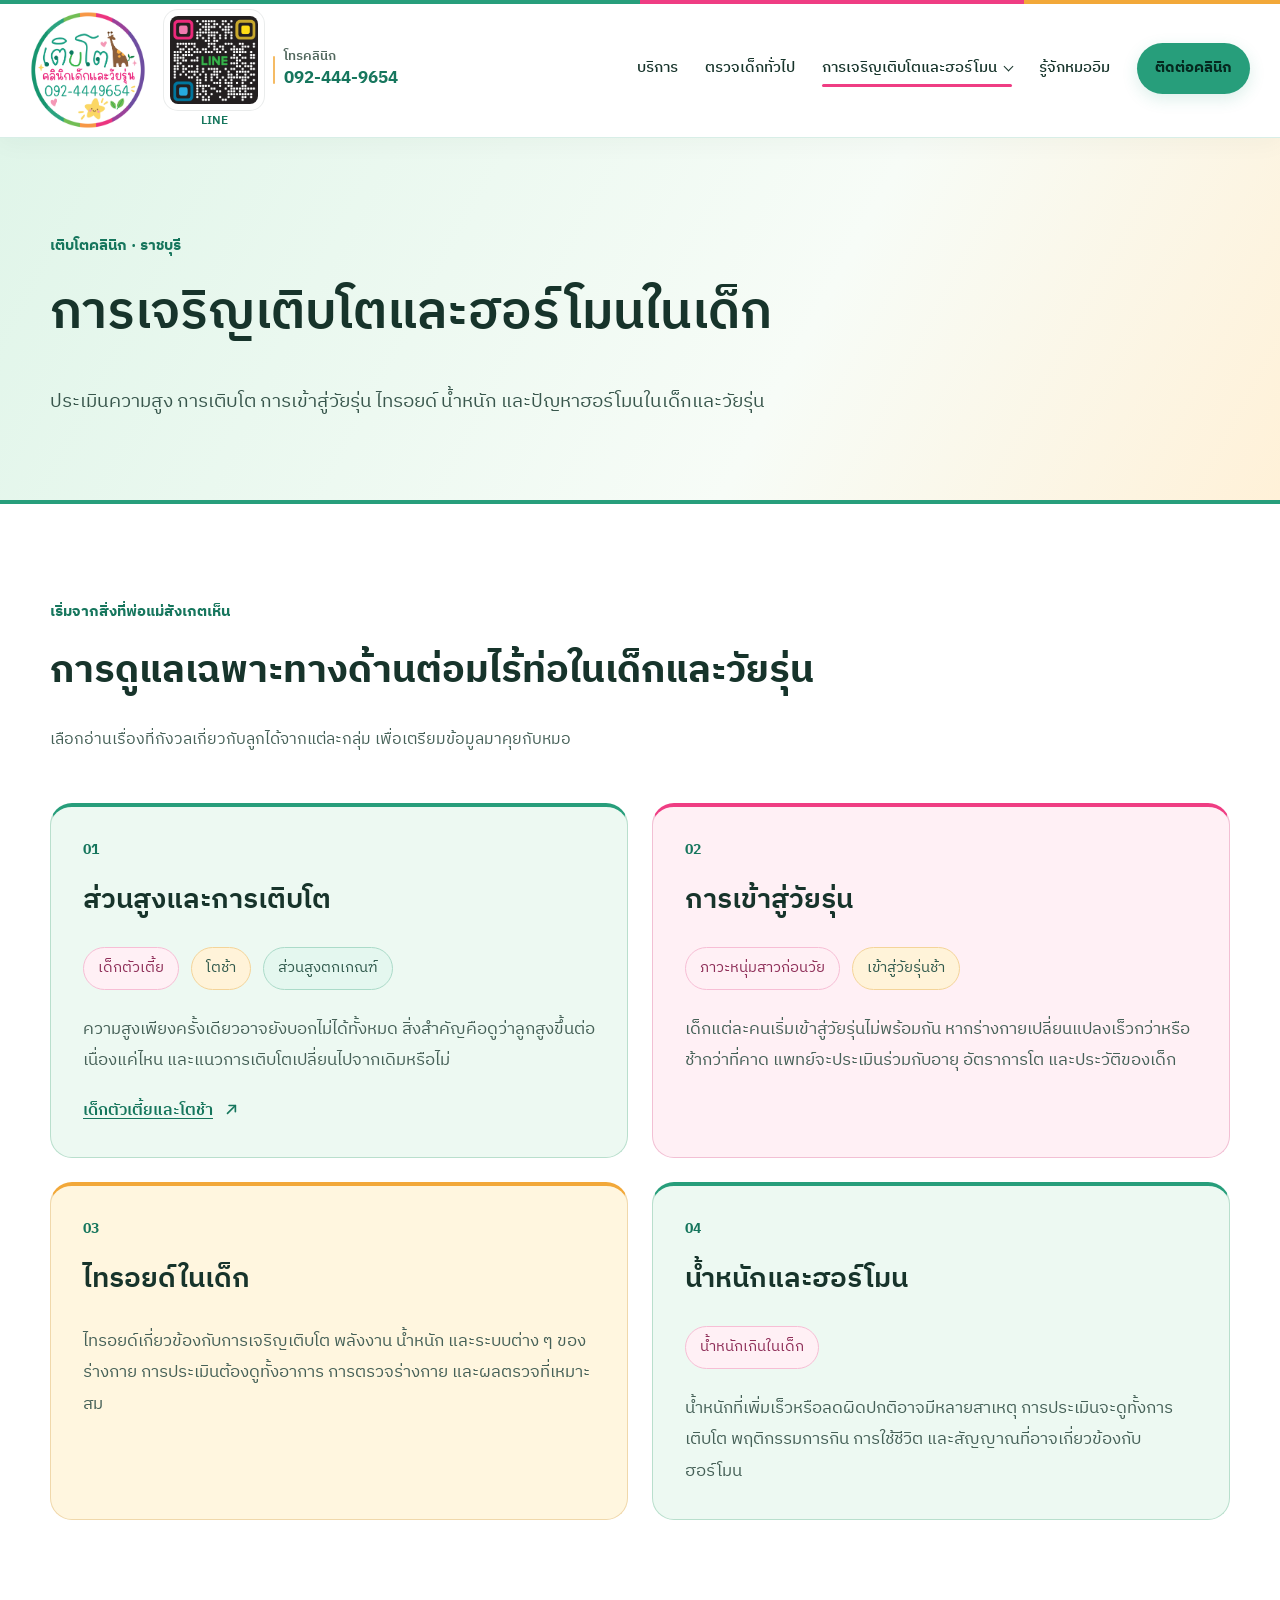
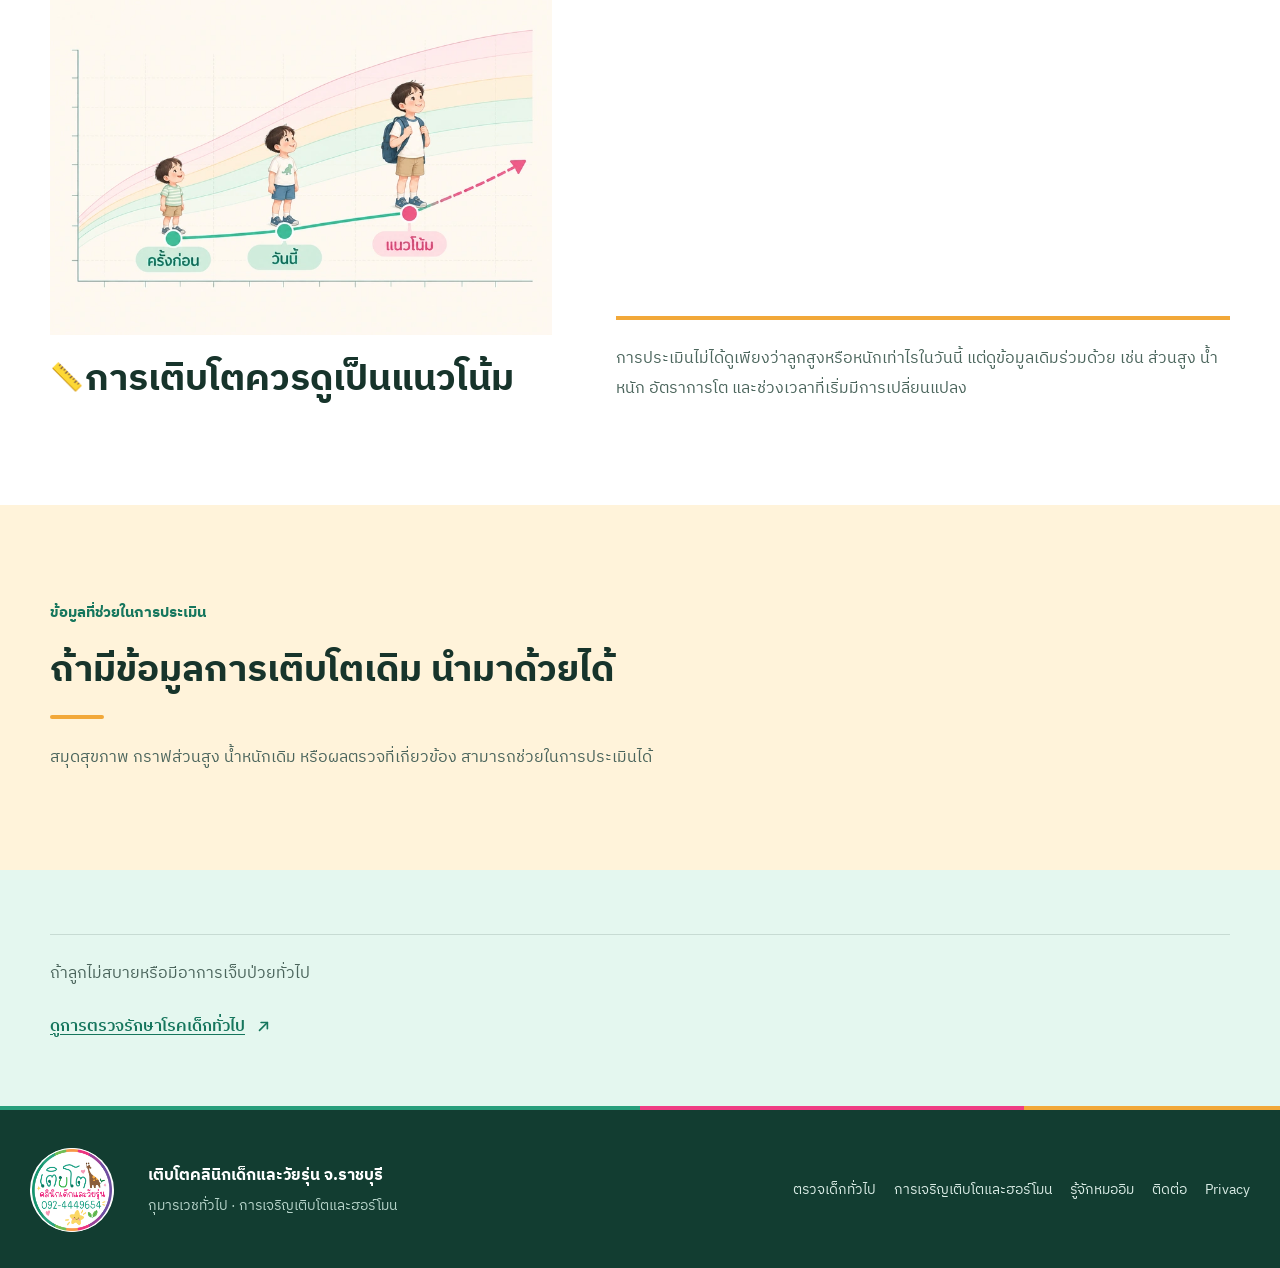
<file: growth-hormone/index.html>
<!DOCTYPE html>

<html lang="th"><head><meta charset="utf-8"/><meta content="width=device-width,initial-scale=1,viewport-fit=cover" name="viewport"/><meta content="#fbf8f1" name="theme-color"/><title>การเจริญเติบโตและฮอร์โมนเด็ก ราชบุรี | เติบโตคลินิก</title><meta content="ดูแลเด็กตัวเตี้ย โตช้า วัยรุ่นก่อนวัย วัยรุ่นช้า ไทรอยด์ น้ำหนักและความผิดปกติของฮอร์โมนในเด็กและวัยรุ่น จ.ราชบุรี" name="description"/><link href="https://terbto.github.io/terbtopage/growth-hormone/" rel="canonical"/><link href="../css/home-final.css?v=20261008-6" rel="stylesheet"/><link href="../css/inner-pages.css?v=20261019" rel="stylesheet"/><script type="application/ld+json">{"@context":"https://schema.org","@type":"MedicalClinic","name":"เติบโตคลินิกเด็กและวัยรุ่น","url":"https://terbto.github.io/terbtopage/","description":"คลินิกเด็กและวัยรุ่นใน อ.เมือง ราชบุรี ดูแลโรคเด็กทั่วไป วัคซีน สุขภาพตามวัย การเจริญเติบโต และฮอร์โมนในเด็กและวัยรุ่น","telephone":"+66-92-444-9654","areaServed":{"@type":"AdministrativeArea","name":"อ.เมือง ราชบุรี"},"medicalSpecialty":"Pediatrics","sameAs":["https://www.facebook.com/clinicterbto/"],"hasMap":"https://maps.app.goo.gl/HzwbLjgzdvLeUgqk6","openingHoursSpecification":[{"@type":"OpeningHoursSpecification","dayOfWeek":"https://schema.org/Monday","opens":"17:00","closes":"20:00"},{"@type":"OpeningHoursSpecification","dayOfWeek":"https://schema.org/Tuesday","opens":"17:00","closes":"20:00"},{"@type":"OpeningHoursSpecification","dayOfWeek":"https://schema.org/Wednesday","opens":"17:00","closes":"20:00"},{"@type":"OpeningHoursSpecification","dayOfWeek":"https://schema.org/Friday","opens":"17:00","closes":"20:00"},{"@type":"OpeningHoursSpecification","dayOfWeek":"https://schema.org/Saturday","opens":"10:00","closes":"17:00"},{"@type":"OpeningHoursSpecification","dayOfWeek":"https://schema.org/Sunday","opens":"10:00","closes":"17:00"}]}</script><link href="../css/brand-refresh.css?v=20261019-nav" rel="stylesheet"/><link href="../css/spacing.css?v=20261025-growth-spacing" rel="stylesheet"/></head><body class="inner-page growth-page"><a class="skip-link" href="#main">ข้ามไปเนื้อหาหลัก</a>
<header class="site-header" data-header="">
<div class="header-brand-cluster"><a aria-label="หน้าแรก เติบโตคลินิกเด็กและวัยรุ่น" class="brand" href="/terbtopage/"><img alt="โลโก้เติบโตคลินิกเด็กและวัยรุ่น" height="1294" src="../images/logo.png" width="1273"/></a><a aria-label="เปิด LINE เติบโตคลินิก" class="header-line-qr" href="https://page.line.me/506qjanh" rel="noopener noreferrer" target="_blank"><span class="header-line-qr-box"><img alt="LINE QR Code เติบโตคลินิก" src="../images/line-qr.png"/></span><span class="header-line-label">LINE</span></a><a aria-label="โทรเติบโตคลินิก 092-444-9654" class="header-phone" href="tel:+66924449654"><span class="header-phone-label">โทรคลินิก</span><span class="header-phone-number">092-444-9654</span></a></div>
<nav aria-label="เมนูหลัก" class="desktop-nav">
<a data-page-link="" href="/terbtopage/#care">บริการ</a>
<a data-page-link="" href="/terbtopage/general-pediatrics/">ตรวจเด็กทั่วไป</a>
<div class="nav-menu">
<a aria-current="page" class="nav-menu__trigger" data-page-link="" href="/terbtopage/growth-hormone/">การเจริญเติบโตและฮอร์โมน<span aria-hidden="true" class="nav-menu__chevron"></span></a>
<ul aria-label="หัวข้อการเจริญเติบโตและฮอร์โมน" class="nav-submenu">
<li><a data-page-link="" href="/terbtopage/growth-hormone/">ภาพรวมการเจริญเติบโตและฮอร์โมน</a></li>
<li><a data-page-link="" href="/terbtopage/short-stature/">เด็กตัวเตี้ย / โตช้า</a></li>
</ul>
</div>
<a data-page-link="" href="/terbtopage/doctor/">รู้จักหมออิม</a>
<a class="nav-cta" href="https://www.facebook.com/clinicterbto/" rel="noopener noreferrer" target="_blank">ติดต่อคลินิก</a>
</nav>
<button aria-controls="mobileMenu" aria-expanded="false" aria-label="เปิดเมนู" class="menu-button" type="button"><span></span><span></span></button>
<nav aria-label="เมนูมือถือ" class="mobile-nav" id="mobileMenu">
<a data-page-link="" href="/terbtopage/#care">บริการ</a>
<a data-page-link="" href="/terbtopage/general-pediatrics/">ตรวจเด็กทั่วไป</a>
<a aria-current="page" data-page-link="" href="/terbtopage/growth-hormone/">การเจริญเติบโตและฮอร์โมน</a>
<a class="mobile-nav__subitem" data-page-link="" href="/terbtopage/short-stature/">เด็กตัวเตี้ย / โตช้า</a>
<a data-page-link="" href="/terbtopage/doctor/">รู้จักหมออิม</a>
<a href="https://www.facebook.com/clinicterbto/" rel="noopener noreferrer" target="_blank">ติดต่อคลินิก</a>
</nav>
</header><main id="main">
<section class="inner-intro inner-intro-growth"><div class="inner-shell"><p class="inner-kicker">เติบโตคลินิก · ราชบุรี</p><h1>การเจริญเติบโตและฮอร์โมนในเด็ก</h1><p class="inner-lead">ประเมินความสูง การเติบโต การเข้าสู่วัยรุ่น ไทรอยด์ น้ำหนัก และปัญหาฮอร์โมนในเด็กและวัยรุ่น</p></div></section>
<section class="growth-topics" aria-labelledby="endocrine-care-title">
<div class="inner-shell">
<header class="growth-topics-head">
<p class="inner-kicker">เริ่มจากสิ่งที่พ่อแม่สังเกตเห็น</p>
<h2 id="endocrine-care-title">การดูแลเฉพาะทางด้านต่อมไร้ท่อในเด็กและ<span class="read-together">วัยรุ่น</span></h2>
<p class="growth-topics-intro">เลือกอ่านเรื่องที่กังวลเกี่ยวกับลูกได้จากแต่ละกลุ่ม เพื่อเตรียมข้อมูลมาคุยกับหมอ</p>
</header>
<div class="growth-symptom-grid">
<article class="growth-symptom-card">
<span class="growth-symptom-no" aria-hidden="true">01</span>
<h3>ส่วนสูงและการเติบโต</h3>
<div class="symptom-tags" aria-label="เรื่องส่วนสูงที่ประเมินได้"><span>เด็กตัวเตี้ย</span><span>โตช้า</span><span>ส่วนสูงตกเกณฑ์</span></div>
<p>ความสูงเพียงครั้งเดียวอาจยังบอกไม่ได้ทั้งหมด สิ่งสำคัญคือดูว่าลูกสูงขึ้นต่อเนื่องแค่ไหน และแนวการเติบโตเปลี่ยนไปจากเดิมหรือไม่</p><a class="text-link symbol-link growth-topic-link" href="/terbtopage/short-stature/"><span class="text-link__label">เด็กตัวเตี้ยและโตช้า</span><svg class="text-link__arrow" viewBox="0 0 24 24" aria-hidden="true" focusable="false"><path d="M7 17L17 7"></path><path d="M9 7H17V15"></path></svg></a>
</article>
<article class="growth-symptom-card">
<span class="growth-symptom-no" aria-hidden="true">02</span>
<h3>การเข้าสู่วัยรุ่น</h3>
<div class="symptom-tags" aria-label="เรื่องการเข้าสู่วัยรุ่นที่ประเมินได้"><span>ภาวะหนุ่มสาวก่อนวัย</span><span>เข้าสู่วัยรุ่นช้า</span></div>
<p>เด็กแต่ละคนเริ่มเข้าสู่วัยรุ่นไม่พร้อมกัน หากร่างกายเปลี่ยนแปลงเร็วกว่าหรือช้ากว่าที่คาด แพทย์จะประเมินร่วมกับอายุ อัตราการโต และประวัติของเด็ก</p>
</article>
<article class="growth-symptom-card">
<span class="growth-symptom-no" aria-hidden="true">03</span>
<h3>ไทรอยด์ในเด็ก</h3>
<p>ไทรอยด์เกี่ยวข้องกับการเจริญเติบโต พลังงาน น้ำหนัก และระบบต่าง ๆ ของร่างกาย การประเมินต้องดูทั้งอาการ การตรวจร่างกาย และผลตรวจที่เหมาะสม</p>
</article>
<article class="growth-symptom-card">
<span class="growth-symptom-no" aria-hidden="true">04</span>
<h3>น้ำหนักและฮอร์โมน</h3>
<div class="symptom-tags" aria-label="เรื่องน้ำหนักที่ประเมินได้"><span>น้ำหนักเกินในเด็ก</span></div>
<p>น้ำหนักที่เพิ่มเร็วหรือลดผิดปกติอาจมีหลายสาเหตุ การประเมินจะดูทั้งการเติบโต พฤติกรรมการกิน การใช้ชีวิต และสัญญาณที่อาจเกี่ยวข้องกับฮอร์โมน</p>
</article>
</div>
</div>
</section>
<section class="growth-trend"><div class="inner-shell"><div class="growth-trend-grid"><div><div class="growth-trend-mark">
<img src="../images/illustrations/pediatric-growth-progress-chart-800.webp?v=20261025-hq" alt="กราฟติดตามการเจริญเติบโตของเด็ก แสดงครั้งก่อน วันนี้ และแนวโน้ม" width="800" height="533" loading="lazy" decoding="async"/>
</div><h2 class="heading-with-emoji"><span class="heading-emoji" aria-hidden="true">📏</span><span class="heading-label">การเติบโตควรดูเป็น<span class="read-together">แนวโน้ม</span></span></h2></div><p>การประเมินไม่ได้ดูเพียงว่าลูกสูงหรือหนักเท่าไรในวันนี้ แต่ดูข้อมูลเดิมร่วมด้วย เช่น ส่วนสูง น้ำหนัก อัตราการโต และช่วงเวลาที่เริ่มมีการเปลี่ยนแปลง</p></div></div></section>
<section class="growth-bring"><div class="inner-shell"><div class="growth-bring-copy"><p class="inner-kicker">ข้อมูลที่ช่วยในการประเมิน</p><h2>ถ้ามีข้อมูลการเติบโตเดิม นำมาด้วยได้</h2><p>สมุดสุขภาพ กราฟส่วนสูง น้ำหนักเดิม หรือผลตรวจที่เกี่ยวข้อง สามารถช่วยในการประเมินได้</p></div></div></section>
<section class="page-crosslink"><div class="inner-shell"><p>ถ้าลูกไม่สบายหรือมีอาการเจ็บป่วยทั่วไป</p><a class="text-link symbol-link" href="../general-pediatrics/index.html"><span class="text-link__label">ดูการตรวจรักษาโรคเด็กทั่วไป</span><svg class="text-link__arrow" viewBox="0 0 24 24" aria-hidden="true" focusable="false"><path d="M7 17L17 7"></path><path d="M9 7H17V15"></path></svg></a></div></section>
</main><footer class="footer"><img alt="โลโก้เติบโตคลินิกเด็กและวัยรุ่น" height="1294" src="../images/logo.png" width="1273"/><div class="footer-copy"><strong>เติบโตคลินิกเด็กและวัยรุ่น จ.ราชบุรี</strong><span>กุมารเวชทั่วไป · การเจริญเติบโตและฮอร์โมน</span></div><nav aria-label="เมนูท้ายเว็บไซต์"><a href="../general-pediatrics/index.html">ตรวจเด็กทั่วไป</a><a href="../growth-hormone/index.html">การเจริญเติบโตและฮอร์โมน</a><a href="../doctor/index.html">รู้จักหมออิม</a><a href="../contact/index.html">ติดต่อ</a><a href="../privacy/index.html">Privacy</a></nav></footer><script src="../js/home-final.js"></script></body></html>
</file>
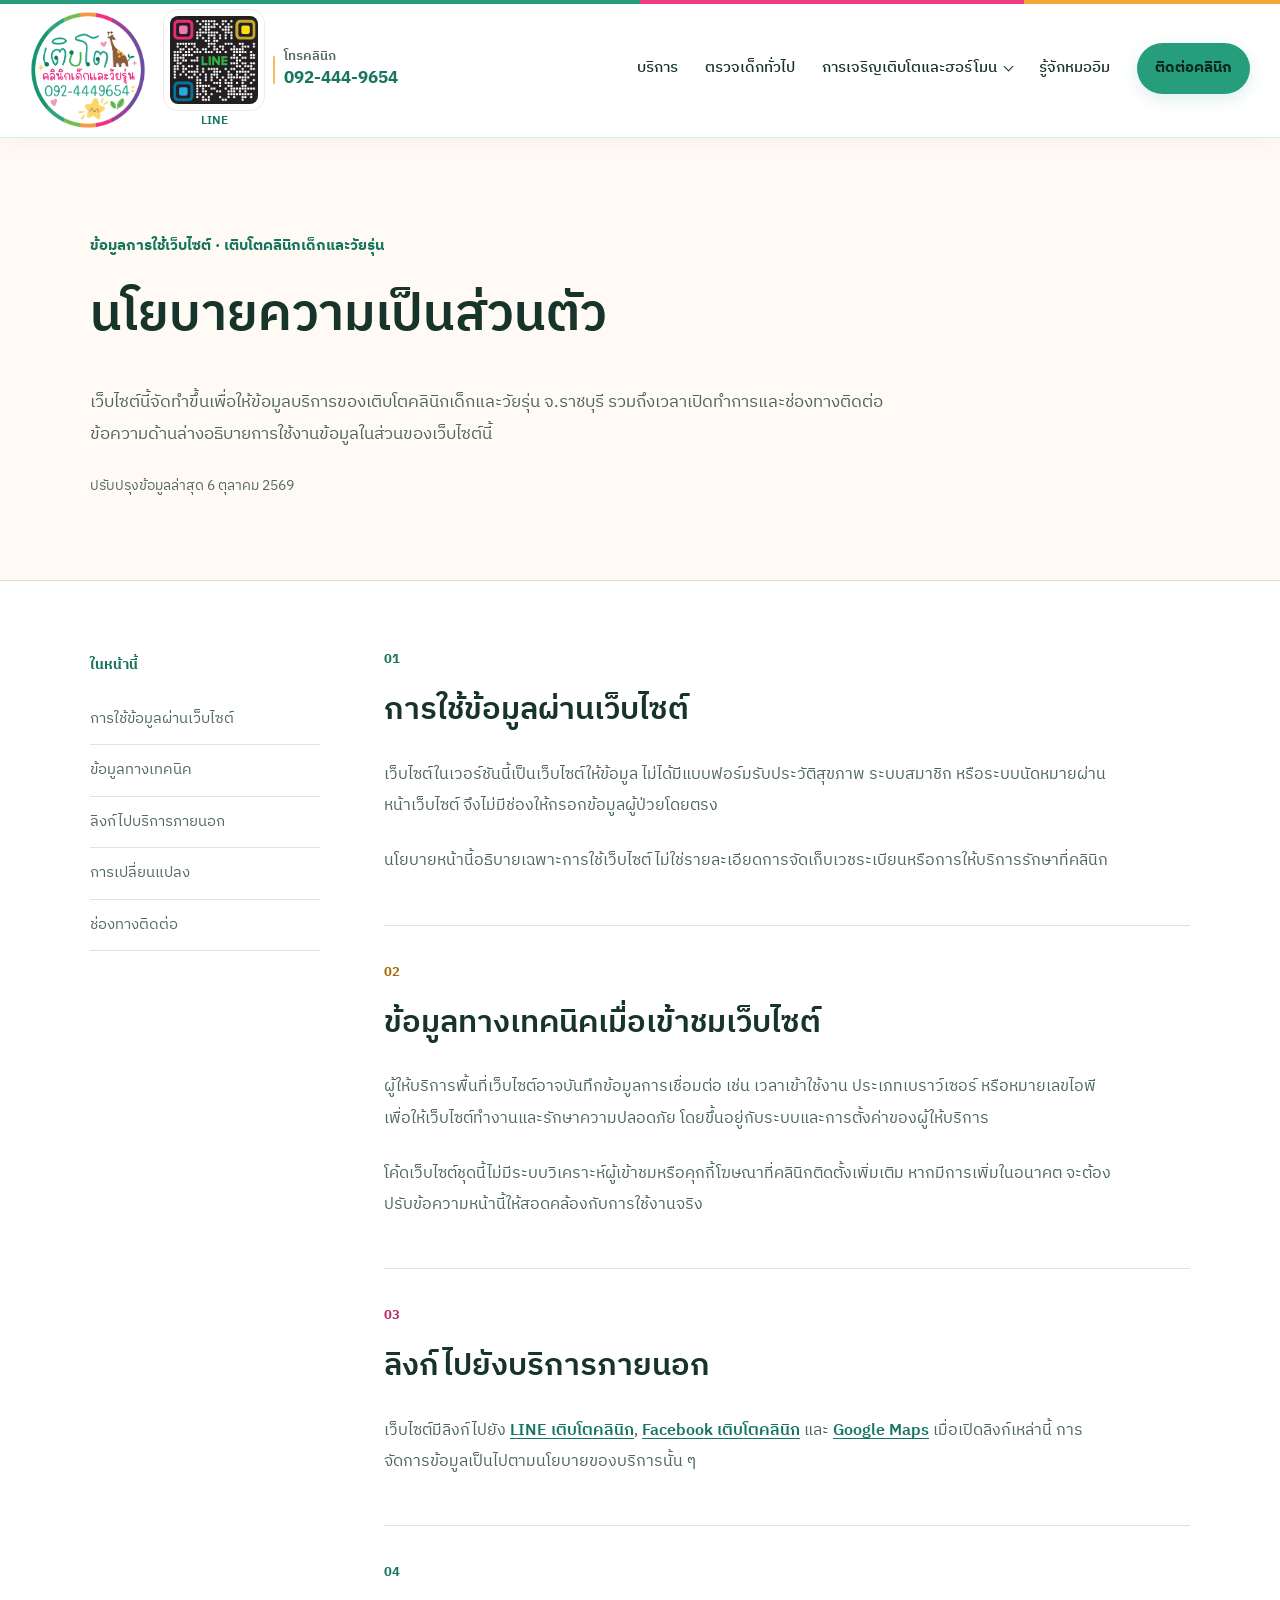
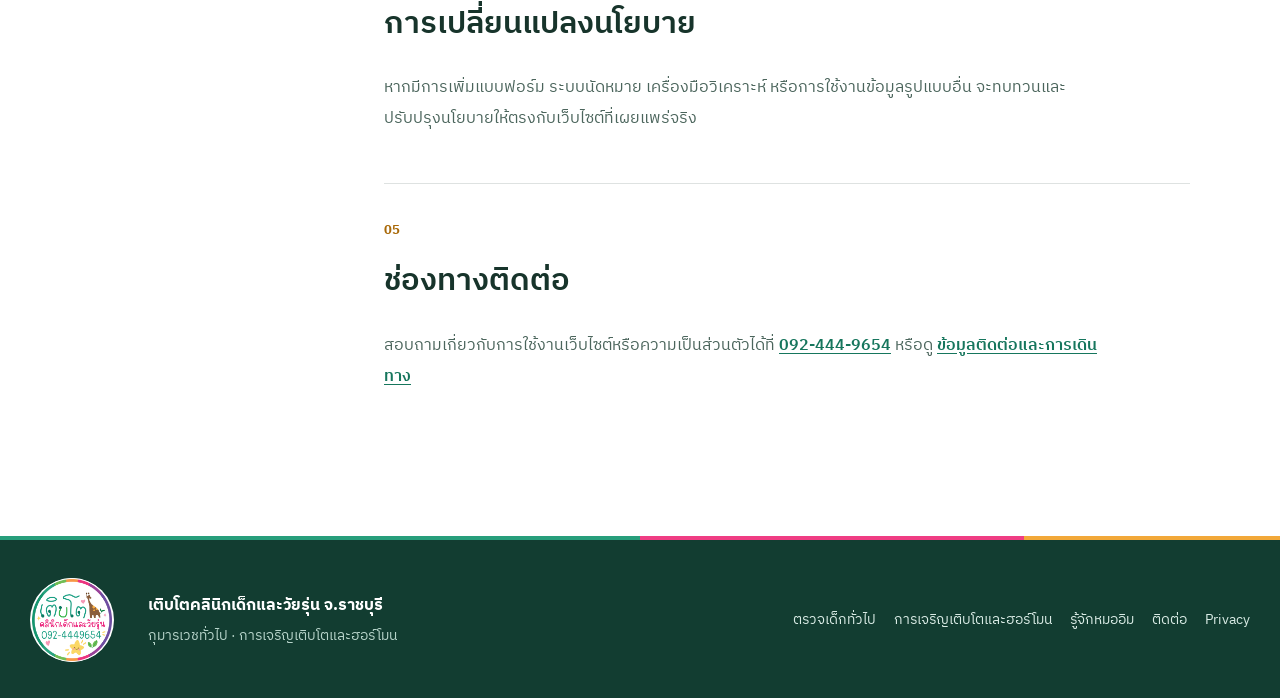
<file: privacy/index.html>
<!DOCTYPE html>
<html lang="th"><head><meta charset="utf-8"/><meta content="width=device-width,initial-scale=1,viewport-fit=cover" name="viewport"/><meta content="#fbf8f1" name="theme-color"/><title>นโยบายความเป็นส่วนตัว | เติบโตคลินิกเด็กและวัยรุ่น ราชบุรี</title><meta content="อ่านข้อมูลการใช้เว็บไซต์ การเชื่อมโยง LINE Facebook และ Google Maps และช่องทางติดต่อเกี่ยวกับความเป็นส่วนตัวของเติบโตคลินิกเด็กและวัยรุ่น จ.ราชบุรี" name="description"/><link href="https://terbto.github.io/terbtopage/privacy/" rel="canonical"/><link href="../css/home-final.css?v=20261008-5" rel="stylesheet"/><link href="../css/inner-pages.css" rel="stylesheet"/><script type="application/ld+json">{"@context":"https://schema.org","@type":"MedicalClinic","name":"เติบโตคลินิกเด็กและวัยรุ่น","url":"https://terbto.github.io/terbtopage/","description":"คลินิกเด็กและวัยรุ่นใน อ.เมือง ราชบุรี ดูแลโรคเด็กทั่วไป วัคซีน สุขภาพตามวัย การเจริญเติบโต และฮอร์โมนในเด็กและวัยรุ่น","telephone":"+66-92-444-9654","areaServed":{"@type":"AdministrativeArea","name":"อ.เมือง ราชบุรี"},"medicalSpecialty":"Pediatrics","sameAs":["https://www.facebook.com/clinicterbto/"],"hasMap":"https://maps.app.goo.gl/HzwbLjgzdvLeUgqk6","openingHoursSpecification":[{"@type":"OpeningHoursSpecification","dayOfWeek":"https://schema.org/Monday","opens":"17:00","closes":"20:00"},{"@type":"OpeningHoursSpecification","dayOfWeek":"https://schema.org/Tuesday","opens":"17:00","closes":"20:00"},{"@type":"OpeningHoursSpecification","dayOfWeek":"https://schema.org/Wednesday","opens":"17:00","closes":"20:00"},{"@type":"OpeningHoursSpecification","dayOfWeek":"https://schema.org/Friday","opens":"17:00","closes":"20:00"},{"@type":"OpeningHoursSpecification","dayOfWeek":"https://schema.org/Saturday","opens":"10:00","closes":"17:00"},{"@type":"OpeningHoursSpecification","dayOfWeek":"https://schema.org/Sunday","opens":"10:00","closes":"17:00"}]}</script><link href="../css/brand-refresh.css?v=20261019-nav" rel="stylesheet"/><link href="../css/spacing.css?v=20261008-6" rel="stylesheet"/></head><body class="inner-page privacy-page"><a class="skip-link" href="#main">ข้ามไปเนื้อหาหลัก</a><header class="site-header" data-header="">
<div class="header-brand-cluster"><a aria-label="หน้าแรก เติบโตคลินิกเด็กและวัยรุ่น" class="brand" href="/terbtopage/"><img alt="โลโก้เติบโตคลินิกเด็กและวัยรุ่น" height="1294" src="../images/logo.png" width="1273"/></a><a aria-label="เปิด LINE เติบโตคลินิก" class="header-line-qr" href="https://page.line.me/506qjanh" rel="noopener noreferrer" target="_blank"><span class="header-line-qr-box"><img alt="LINE QR Code เติบโตคลินิก" src="../images/line-qr.png"/></span><span class="header-line-label">LINE</span></a><a aria-label="โทรเติบโตคลินิก 092-444-9654" class="header-phone" href="tel:+66924449654"><span class="header-phone-label">โทรคลินิก</span><span class="header-phone-number">092-444-9654</span></a></div>
<nav aria-label="เมนูหลัก" class="desktop-nav">
<a data-page-link="" href="/terbtopage/#care">บริการ</a>
<a data-page-link="" href="/terbtopage/general-pediatrics/">ตรวจเด็กทั่วไป</a>
<div class="nav-menu">
<a class="nav-menu__trigger" data-page-link="" href="/terbtopage/growth-hormone/">การเจริญเติบโตและฮอร์โมน<span aria-hidden="true" class="nav-menu__chevron"></span></a>
<ul aria-label="หัวข้อการเจริญเติบโตและฮอร์โมน" class="nav-submenu">
<li><a data-page-link="" href="/terbtopage/growth-hormone/">ภาพรวมการเจริญเติบโตและฮอร์โมน</a></li>
<li><a data-page-link="" href="/terbtopage/short-stature/">เด็กตัวเตี้ย / โตช้า</a></li>
</ul>
</div>
<a data-page-link="" href="/terbtopage/doctor/">รู้จักหมออิม</a>
<a class="nav-cta" href="https://www.facebook.com/clinicterbto/" rel="noopener noreferrer" target="_blank">ติดต่อคลินิก</a>
</nav>
<button aria-controls="mobileMenu" aria-expanded="false" aria-label="เปิดเมนู" class="menu-button" type="button"><span></span><span></span></button>
<nav aria-label="เมนูมือถือ" class="mobile-nav" id="mobileMenu">
<a data-page-link="" href="/terbtopage/#care">บริการ</a>
<a data-page-link="" href="/terbtopage/general-pediatrics/">ตรวจเด็กทั่วไป</a>
<a data-page-link="" href="/terbtopage/growth-hormone/">การเจริญเติบโตและฮอร์โมน</a>
<a class="mobile-nav__subitem" data-page-link="" href="/terbtopage/short-stature/">เด็กตัวเตี้ย / โตช้า</a>
<a data-page-link="" href="/terbtopage/doctor/">รู้จักหมออิม</a>
<a href="https://www.facebook.com/clinicterbto/" rel="noopener noreferrer" target="_blank">ติดต่อคลินิก</a>
</nav>
</header><main class="privacy-main" id="main">
<section aria-labelledby="privacy-title" class="privacy-intro"><div class="privacy-shell">
<p class="inner-kicker">ข้อมูลการใช้เว็บไซต์ · เติบโตคลินิกเด็กและวัยรุ่น</p>
<h1 id="privacy-title">นโยบายความเป็นส่วนตัว</h1>
<p class="privacy-lead">เว็บไซต์นี้จัดทำขึ้นเพื่อให้ข้อมูลบริการของเติบโตคลินิกเด็กและวัยรุ่น จ.ราชบุรี รวมถึงเวลาเปิดทำการและช่องทางติดต่อ ข้อความด้านล่างอธิบายการใช้งานข้อมูลในส่วนของเว็บไซต์นี้</p>
<p class="privacy-updated">ปรับปรุงข้อมูลล่าสุด 6 ตุลาคม 2569</p>
</div></section>
<div class="privacy-shell privacy-layout">
<nav aria-label="หัวข้อนโยบายความเป็นส่วนตัว" class="privacy-toc"><strong>ในหน้านี้</strong>
<a href="#privacy-site-data">การใช้ข้อมูลผ่านเว็บไซต์</a>
<a href="#privacy-technical">ข้อมูลทางเทคนิค</a>
<a href="#privacy-external">ลิงก์ไปบริการภายนอก</a>
<a href="#privacy-changes">การเปลี่ยนแปลง</a>
<a href="#privacy-contact">ช่องทางติดต่อ</a>
</nav>
<div class="privacy-copy">
<section aria-labelledby="privacy-data-title" id="privacy-site-data"><span aria-hidden="true" class="privacy-index">01</span><h2 id="privacy-data-title">การใช้ข้อมูลผ่านเว็บไซต์</h2>
<p>เว็บไซต์ในเวอร์ชันนี้เป็นเว็บไซต์ให้ข้อมูล ไม่ได้มีแบบฟอร์มรับประวัติสุขภาพ ระบบสมาชิก หรือระบบนัดหมายผ่านหน้าเว็บไซต์ จึงไม่มีช่องให้กรอกข้อมูลผู้ป่วยโดยตรง</p>
<p>นโยบายหน้านี้อธิบายเฉพาะการใช้เว็บไซต์ ไม่ใช่รายละเอียดการจัดเก็บเวชระเบียนหรือการให้บริการรักษาที่คลินิก</p>
</section>
<section aria-labelledby="privacy-technical-title" id="privacy-technical"><span aria-hidden="true" class="privacy-index">02</span><h2 id="privacy-technical-title">ข้อมูลทางเทคนิคเมื่อเข้าชมเว็บไซต์</h2>
<p>ผู้ให้บริการพื้นที่เว็บไซต์อาจบันทึกข้อมูลการเชื่อมต่อ เช่น เวลาเข้าใช้งาน ประเภทเบราว์เซอร์ หรือหมายเลขไอพี เพื่อให้เว็บไซต์ทำงานและรักษาความปลอดภัย โดยขึ้นอยู่กับระบบและการตั้งค่าของผู้ให้บริการ</p>
<p>โค้ดเว็บไซต์ชุดนี้ไม่มีระบบวิเคราะห์ผู้เข้าชมหรือคุกกี้โฆษณาที่คลินิกติดตั้งเพิ่มเติม หากมีการเพิ่มในอนาคต จะต้องปรับข้อความหน้านี้ให้สอดคล้องกับการใช้งานจริง</p>
</section>
<section aria-labelledby="privacy-external-title" id="privacy-external"><span aria-hidden="true" class="privacy-index">03</span><h2 id="privacy-external-title">ลิงก์ไปยังบริการภายนอก</h2>
<p>เว็บไซต์มีลิงก์ไปยัง <a href="https://page.line.me/506qjanh" rel="noopener noreferrer" target="_blank">LINE เติบโตคลินิก</a>, <a href="https://www.facebook.com/clinicterbto/" rel="noopener noreferrer" target="_blank">Facebook เติบโตคลินิก</a> และ <a href="https://maps.app.goo.gl/HzwbLjgzdvLeUgqk6" rel="noopener noreferrer" target="_blank">Google Maps</a> เมื่อเปิดลิงก์เหล่านี้ การจัดการข้อมูลเป็นไปตามนโยบายของบริการนั้น ๆ</p>
</section>
<section aria-labelledby="privacy-changes-title" id="privacy-changes"><span aria-hidden="true" class="privacy-index">04</span><h2 id="privacy-changes-title">การเปลี่ยนแปลงนโยบาย</h2>
<p>หากมีการเพิ่มแบบฟอร์ม ระบบนัดหมาย เครื่องมือวิเคราะห์ หรือการใช้งานข้อมูลรูปแบบอื่น จะทบทวนและปรับปรุงนโยบายให้ตรงกับเว็บไซต์ที่เผยแพร่จริง</p>
</section>
<section aria-labelledby="privacy-contact-title" id="privacy-contact"><span aria-hidden="true" class="privacy-index">05</span><h2 id="privacy-contact-title">ช่องทางติดต่อ</h2>
<p>สอบถามเกี่ยวกับการใช้งานเว็บไซต์หรือความเป็นส่วนตัวได้ที่ <a href="tel:+66924449654">092-444-9654</a> หรือดู <a href="../contact/index.html">ข้อมูลติดต่อและการเดินทาง</a></p>
</section>
</div>
</div>
</main><footer class="footer"><img alt="โลโก้เติบโตคลินิกเด็กและวัยรุ่น" height="1294" src="../images/logo.png" width="1273"/><div class="footer-copy"><strong>เติบโตคลินิกเด็กและวัยรุ่น จ.ราชบุรี</strong><span>กุมารเวชทั่วไป · การเจริญเติบโตและฮอร์โมน</span></div><nav aria-label="เมนูท้ายเว็บไซต์"><a href="../general-pediatrics/index.html">ตรวจเด็กทั่วไป</a><a href="../growth-hormone/index.html">การเจริญเติบโตและฮอร์โมน</a><a href="../doctor/index.html">รู้จักหมออิม</a><a href="../contact/index.html">ติดต่อ</a><a href="../privacy/index.html">Privacy</a></nav></footer><script src="../js/home-final.js"></script></body></html>
</file>
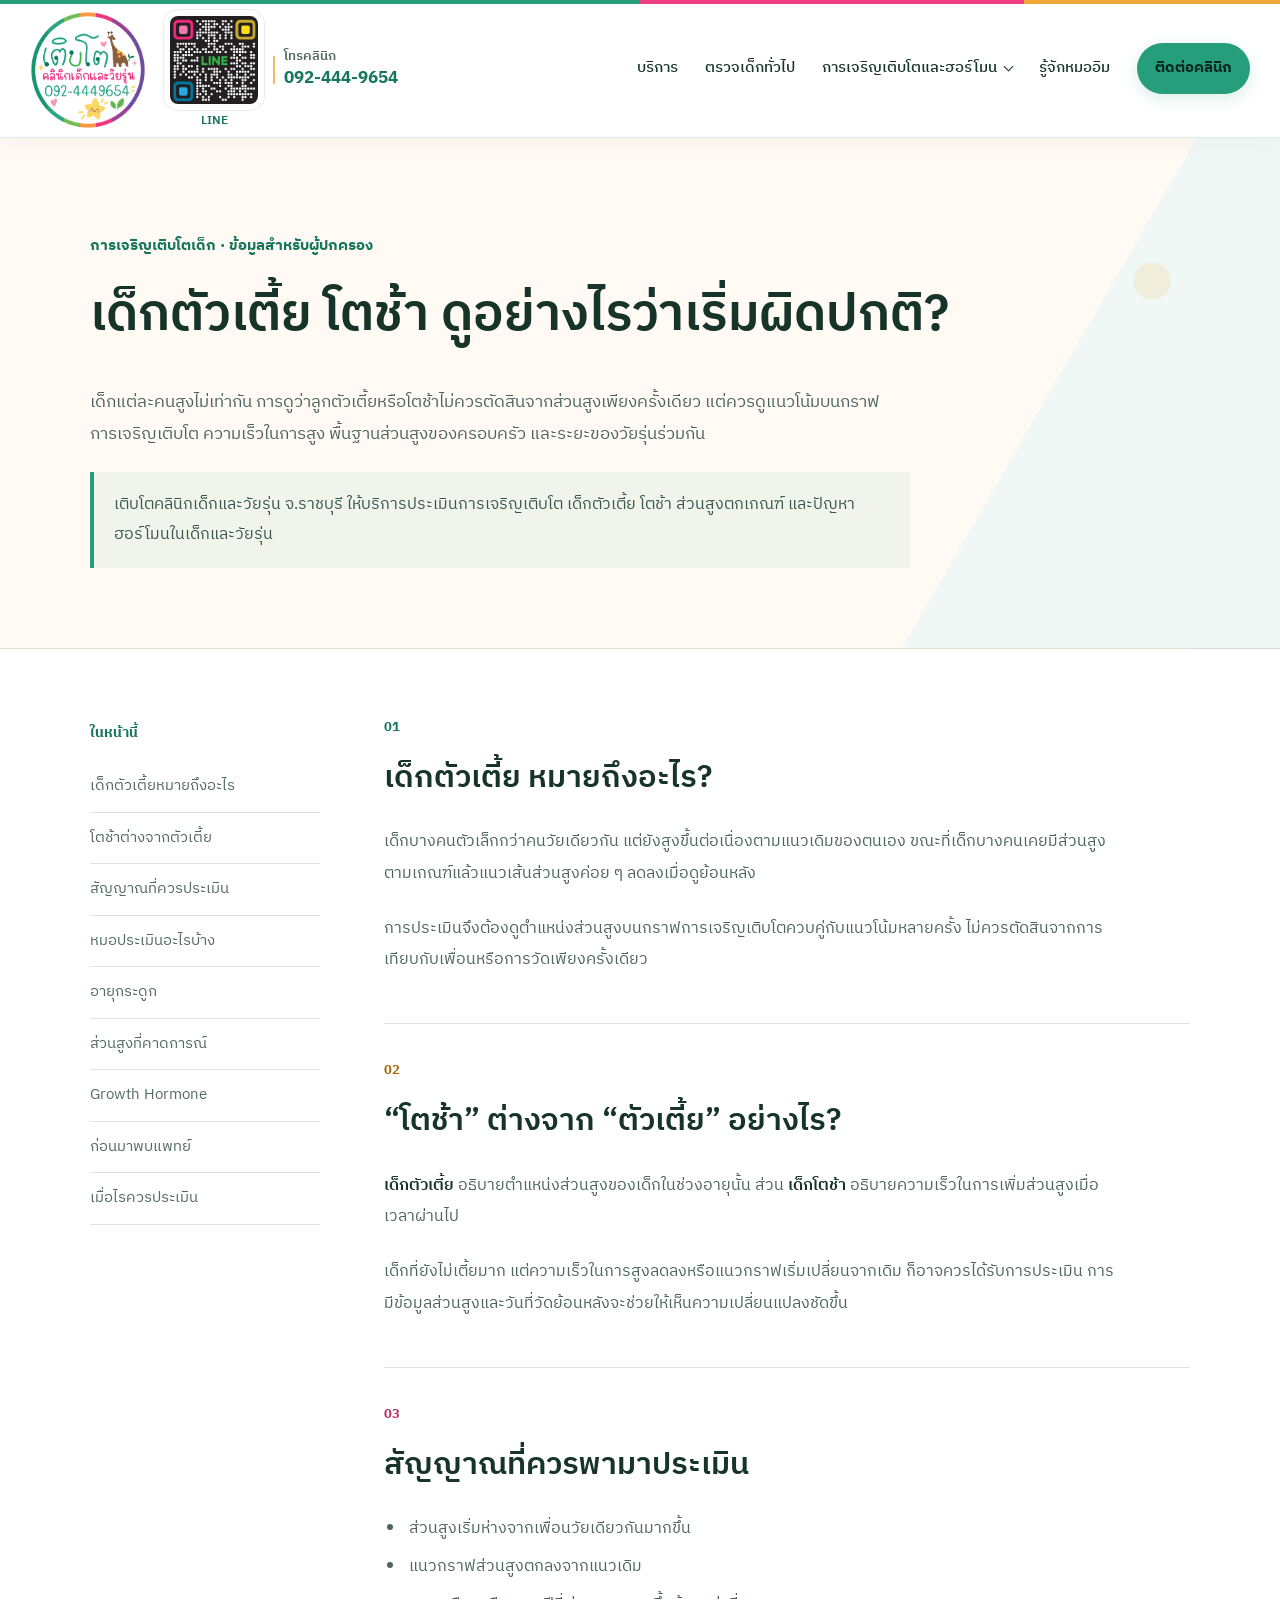
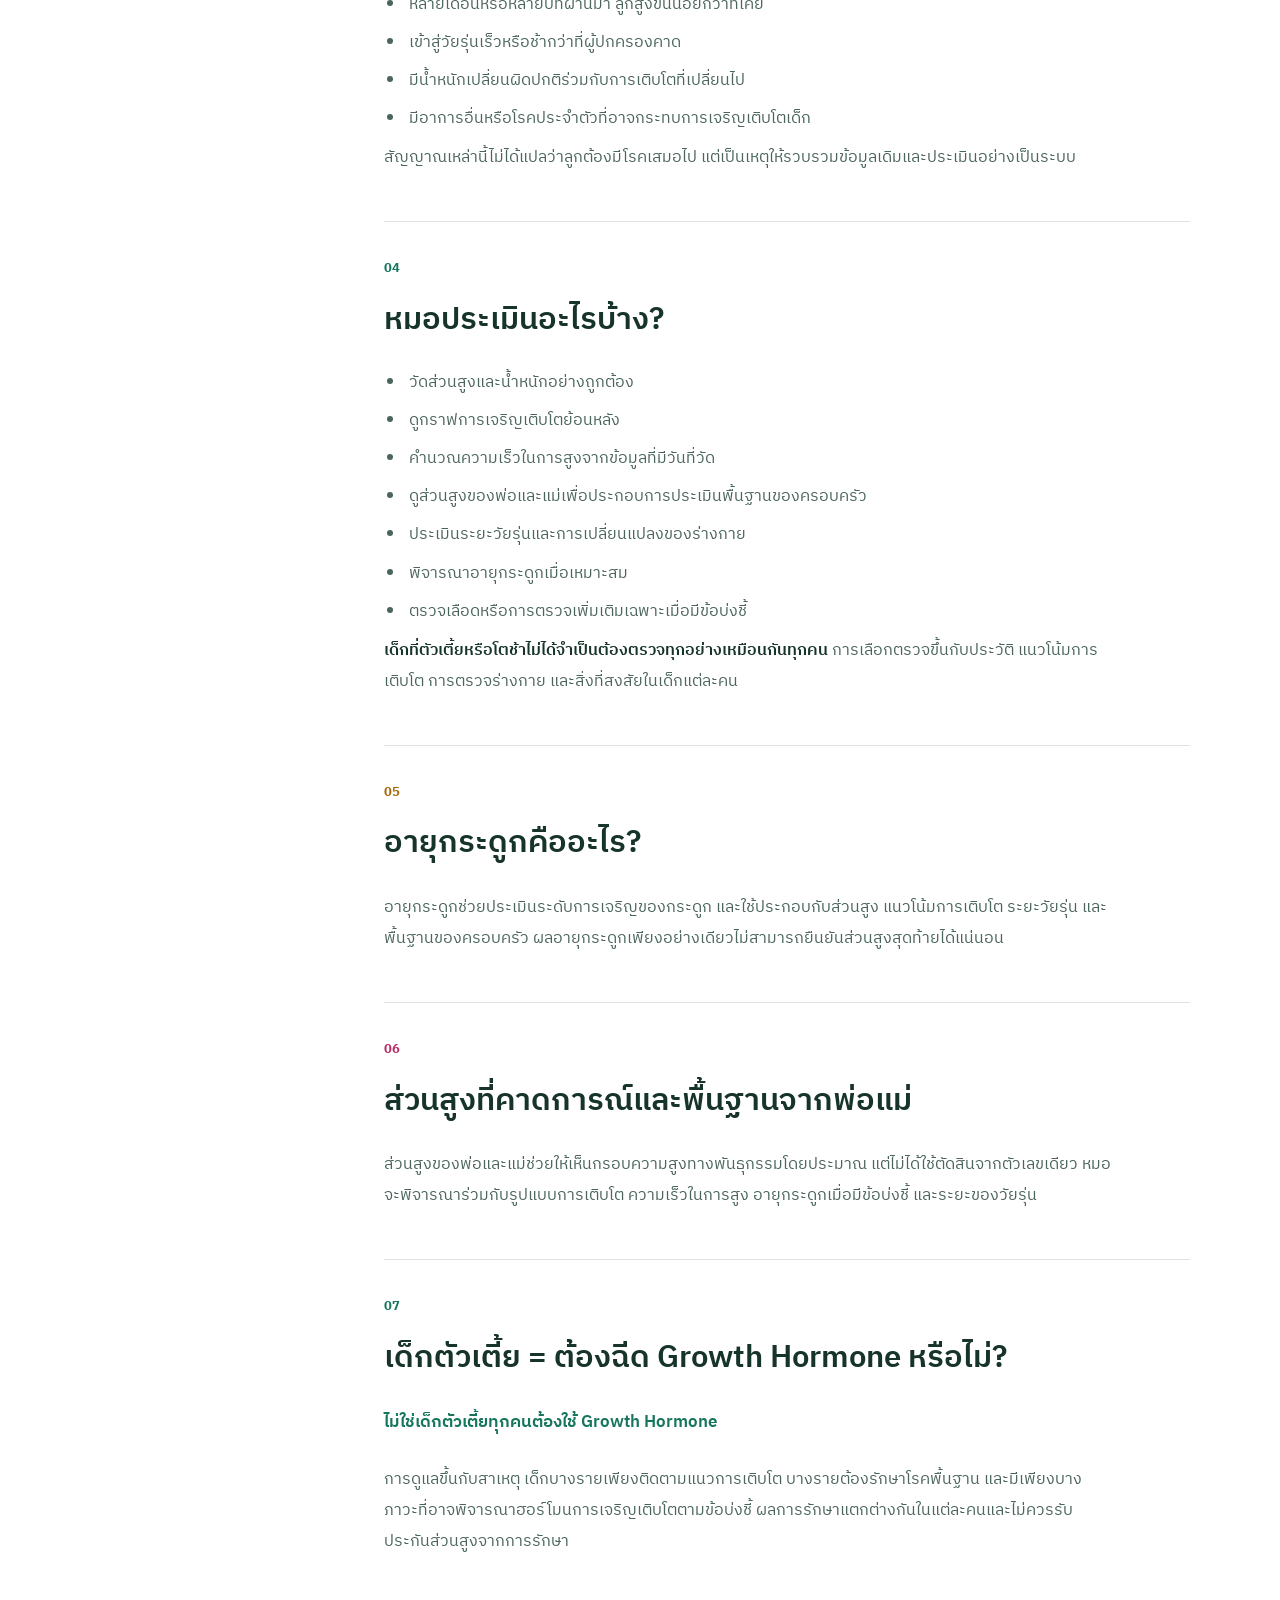
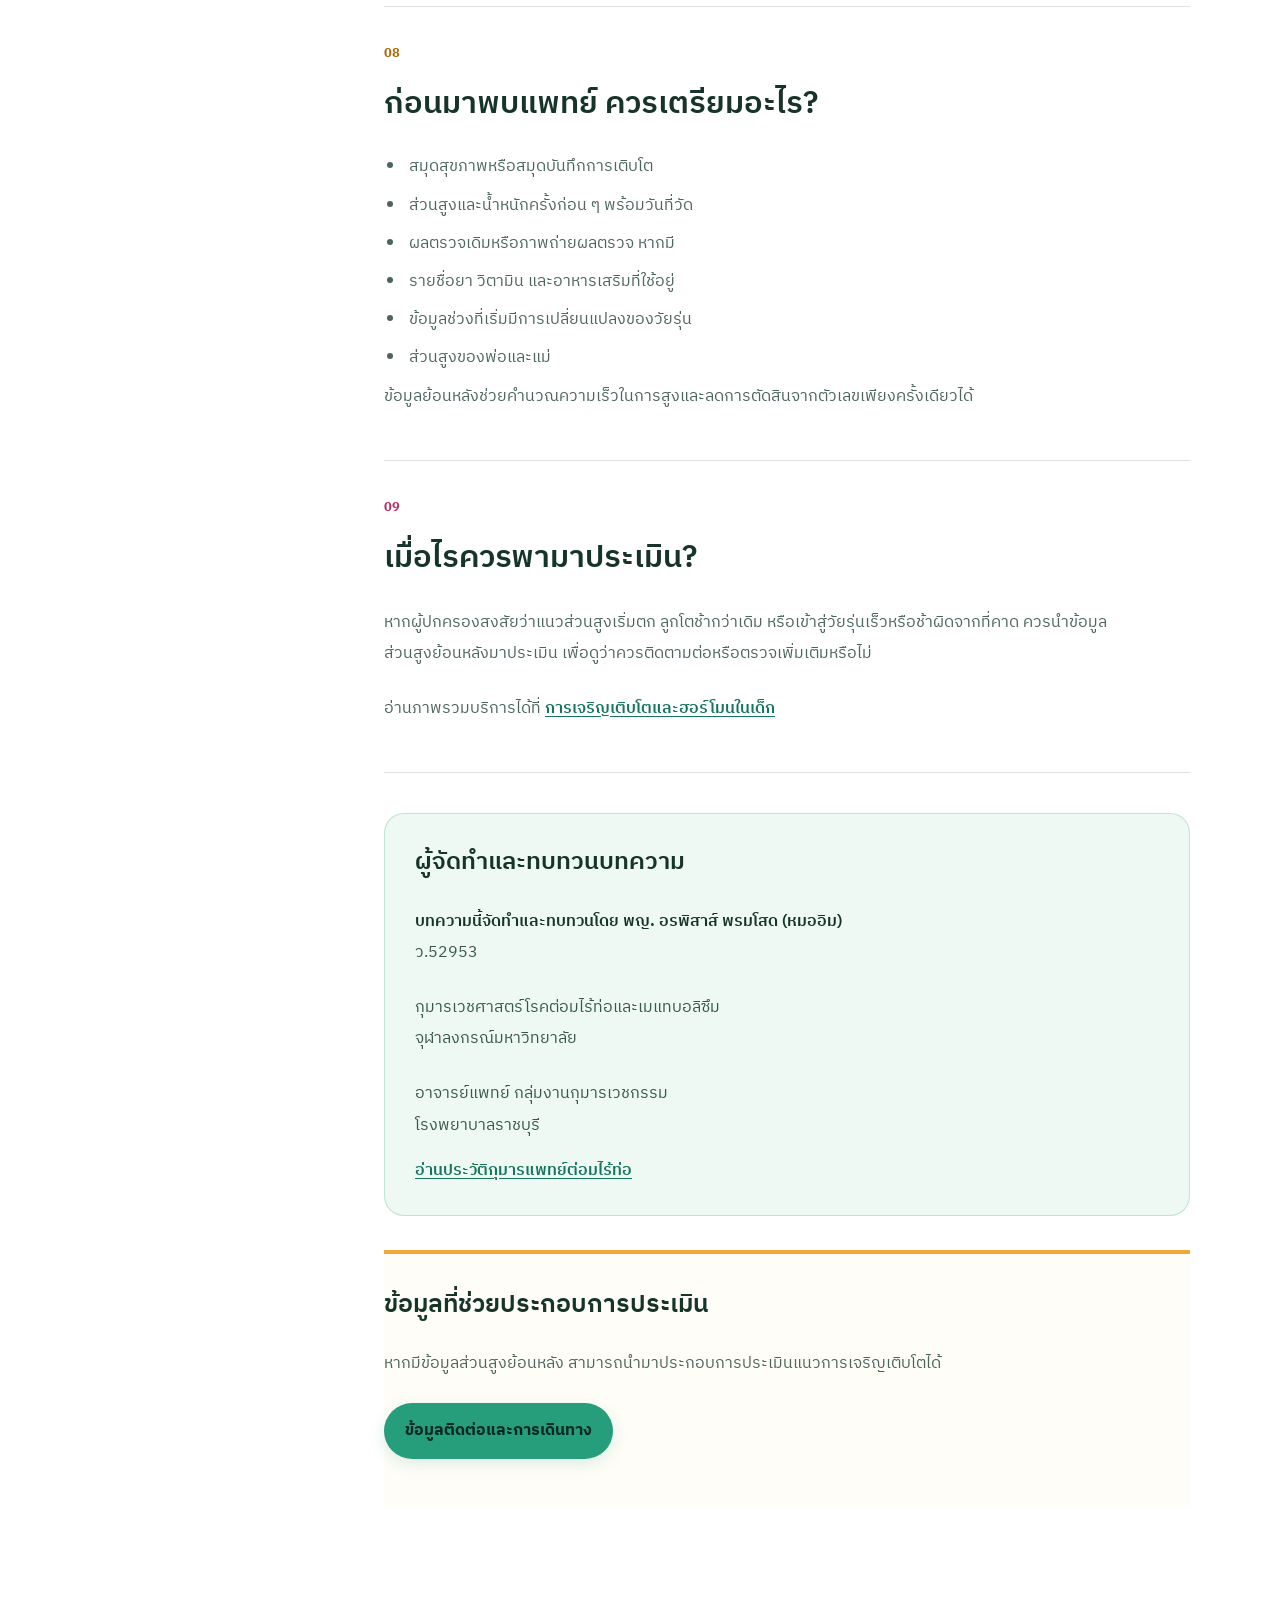
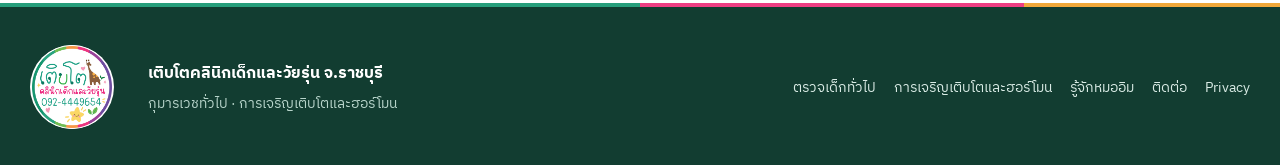
<file: short-stature/index.html>
<!DOCTYPE html>
<html lang="th">
<head>
<meta charset="utf-8"/>
<meta content="width=device-width,initial-scale=1,viewport-fit=cover" name="viewport"/>
<meta content="#fbf8f1" name="theme-color"/>
<title>เด็กตัวเตี้ย โตช้า ส่วนสูงตกเกณฑ์ | ประเมินการเจริญเติบโตเด็ก ราชบุรี</title>
<meta content="เด็กตัวเตี้ย โตช้า หรือส่วนสูงตกเกณฑ์ ควรประเมินอย่างไร ดูกราฟการเจริญเติบโต ความเร็วในการสูง อายุกระดูก และสัญญาณที่ควรพบกุมารแพทย์ในราชบุรี" name="description"/>
<link href="https://terbto.github.io/terbtopage/short-stature/" rel="canonical"/>
<link href="../css/home-final.css?v=20261019" rel="stylesheet"/>
<link href="../css/inner-pages.css?v=20261019" rel="stylesheet"/>
<script type="application/ld+json">{"@context":"https://schema.org","@type":"MedicalClinic","name":"เติบโตคลินิกเด็กและวัยรุ่น","url":"https://terbto.github.io/terbtopage/","description":"คลินิกเด็กและวัยรุ่นใน อ.เมือง ราชบุรี ดูแลโรคเด็กทั่วไป วัคซีน สุขภาพตามวัย การเจริญเติบโต และฮอร์โมนในเด็กและวัยรุ่น","telephone":"+66-92-444-9654","areaServed":{"@type":"AdministrativeArea","name":"อ.เมือง ราชบุรี"},"medicalSpecialty":"Pediatrics","sameAs":["https://www.facebook.com/clinicterbto/"],"hasMap":"https://maps.app.goo.gl/HzwbLjgzdvLeUgqk6","openingHoursSpecification":[{"@type":"OpeningHoursSpecification","dayOfWeek":"https://schema.org/Monday","opens":"17:00","closes":"20:00"},{"@type":"OpeningHoursSpecification","dayOfWeek":"https://schema.org/Tuesday","opens":"17:00","closes":"20:00"},{"@type":"OpeningHoursSpecification","dayOfWeek":"https://schema.org/Wednesday","opens":"17:00","closes":"20:00"},{"@type":"OpeningHoursSpecification","dayOfWeek":"https://schema.org/Friday","opens":"17:00","closes":"20:00"},{"@type":"OpeningHoursSpecification","dayOfWeek":"https://schema.org/Saturday","opens":"10:00","closes":"17:00"},{"@type":"OpeningHoursSpecification","dayOfWeek":"https://schema.org/Sunday","opens":"10:00","closes":"17:00"}]}</script>
<link href="../css/brand-refresh.css?v=20261019-nav" rel="stylesheet"/>
<link href="../css/spacing.css?v=20261008-7" rel="stylesheet"/>
</head>
<body class="inner-page privacy-page short-stature-page">
<a class="skip-link" href="#main">ข้ามไปเนื้อหาหลัก</a>
<header class="site-header" data-header="">
<div class="header-brand-cluster"><a aria-label="หน้าแรก เติบโตคลินิกเด็กและวัยรุ่น" class="brand" href="/terbtopage/"><img alt="โลโก้เติบโตคลินิกเด็กและวัยรุ่น" height="1294" src="../images/logo.png" width="1273"/></a><a aria-label="เปิด LINE เติบโตคลินิก" class="header-line-qr" href="https://page.line.me/506qjanh" rel="noopener noreferrer" target="_blank"><span class="header-line-qr-box"><img alt="LINE QR Code เติบโตคลินิก" src="../images/line-qr.png"/></span><span class="header-line-label">LINE</span></a><a aria-label="โทรเติบโตคลินิก 092-444-9654" class="header-phone" href="tel:+66924449654"><span class="header-phone-label">โทรคลินิก</span><span class="header-phone-number">092-444-9654</span></a></div>
<nav aria-label="เมนูหลัก" class="desktop-nav">
<a data-page-link="" href="/terbtopage/#care">บริการ</a>
<a data-page-link="" href="/terbtopage/general-pediatrics/">ตรวจเด็กทั่วไป</a>
<div class="nav-menu">
<a class="nav-menu__trigger" data-page-link="" href="/terbtopage/growth-hormone/">การเจริญเติบโตและฮอร์โมน<span aria-hidden="true" class="nav-menu__chevron"></span></a>
<ul aria-label="หัวข้อการเจริญเติบโตและฮอร์โมน" class="nav-submenu">
<li><a data-page-link="" href="/terbtopage/growth-hormone/">ภาพรวมการเจริญเติบโตและฮอร์โมน</a></li>
<li><a aria-current="page" data-page-link="" href="/terbtopage/short-stature/">เด็กตัวเตี้ย / โตช้า</a></li>
</ul>
</div>
<a data-page-link="" href="/terbtopage/doctor/">รู้จักหมออิม</a>
<a class="nav-cta" href="https://www.facebook.com/clinicterbto/" rel="noopener noreferrer" target="_blank">ติดต่อคลินิก</a>
</nav>
<button aria-controls="mobileMenu" aria-expanded="false" aria-label="เปิดเมนู" class="menu-button" type="button"><span></span><span></span></button>
<nav aria-label="เมนูมือถือ" class="mobile-nav" id="mobileMenu">
<a data-page-link="" href="/terbtopage/#care">บริการ</a>
<a data-page-link="" href="/terbtopage/general-pediatrics/">ตรวจเด็กทั่วไป</a>
<a data-page-link="" href="/terbtopage/growth-hormone/">การเจริญเติบโตและฮอร์โมน</a>
<a aria-current="page" class="mobile-nav__subitem" data-page-link="" href="/terbtopage/short-stature/">เด็กตัวเตี้ย / โตช้า</a>
<a data-page-link="" href="/terbtopage/doctor/">รู้จักหมออิม</a>
<a href="https://www.facebook.com/clinicterbto/" rel="noopener noreferrer" target="_blank">ติดต่อคลินิก</a>
</nav>
</header>
<main id="main">
<section class="privacy-intro" aria-labelledby="short-stature-title"><div class="privacy-shell">
<p class="inner-kicker">การเจริญเติบโตเด็ก · ข้อมูลสำหรับผู้ปกครอง</p>
<h1 id="short-stature-title">เด็กตัวเตี้ย โตช้า ดูอย่างไรว่าเริ่มผิดปกติ?</h1>
<p class="privacy-lead">เด็กแต่ละคนสูงไม่เท่ากัน การดูว่าลูกตัวเตี้ยหรือโตช้าไม่ควรตัดสินจากส่วนสูงเพียงครั้งเดียว แต่ควรดูแนวโน้มบนกราฟการเจริญเติบโต ความเร็วในการสูง พื้นฐานส่วนสูงของครอบครัว และระยะของวัยรุ่นร่วมกัน</p>
<p class="short-stature-local">เติบโตคลินิกเด็กและวัยรุ่น จ.ราชบุรี ให้บริการประเมินการเจริญเติบโต เด็กตัวเตี้ย โตช้า ส่วนสูงตกเกณฑ์ และปัญหาฮอร์โมนในเด็กและวัยรุ่น</p>
</div></section>
<div class="privacy-shell privacy-layout">
<nav aria-label="หัวข้อในบทความ" class="privacy-toc"><strong>ในหน้านี้</strong>
<a href="#meaning">เด็กตัวเตี้ยหมายถึงอะไร</a>
<a href="#slow-growth">โตช้าต่างจากตัวเตี้ย</a>
<a href="#signs">สัญญาณที่ควรประเมิน</a>
<a href="#assessment">หมอประเมินอะไรบ้าง</a>
<a href="#bone-age">อายุกระดูก</a>
<a href="#genetic-height">ส่วนสูงที่คาดการณ์</a>
<a href="#growth-hormone">Growth Hormone</a>
<a href="#prepare">ก่อนมาพบแพทย์</a>
<a href="#when">เมื่อไรควรประเมิน</a>
</nav>
<article class="privacy-copy short-stature-copy">
<section id="meaning" aria-labelledby="meaning-title"><span class="privacy-index">01</span><h2 id="meaning-title">เด็กตัวเตี้ย หมายถึงอะไร?</h2>
<p>เด็กบางคนตัวเล็กกว่าคนวัยเดียวกัน แต่ยังสูงขึ้นต่อเนื่องตามแนวเดิมของตนเอง ขณะที่เด็กบางคนเคยมีส่วนสูงตามเกณฑ์แล้วแนวเส้นส่วนสูงค่อย ๆ ลดลงเมื่อดูย้อนหลัง</p>
<p>การประเมินจึงต้องดูตำแหน่งส่วนสูงบนกราฟการเจริญเติบโตควบคู่กับแนวโน้มหลายครั้ง ไม่ควรตัดสินจากการเทียบกับเพื่อนหรือการวัดเพียงครั้งเดียว</p>
</section>
<section id="slow-growth" aria-labelledby="slow-growth-title"><span class="privacy-index">02</span><h2 id="slow-growth-title">“โตช้า” ต่างจาก “ตัวเตี้ย” อย่างไร?</h2>
<p><strong>เด็กตัวเตี้ย</strong> อธิบายตำแหน่งส่วนสูงของเด็กในช่วงอายุนั้น ส่วน <strong>เด็กโตช้า</strong> อธิบายความเร็วในการเพิ่มส่วนสูงเมื่อเวลาผ่านไป</p>
<p>เด็กที่ยังไม่เตี้ยมาก แต่ความเร็วในการสูงลดลงหรือแนวกราฟเริ่มเปลี่ยนจากเดิม ก็อาจควรได้รับการประเมิน การมีข้อมูลส่วนสูงและวันที่วัดย้อนหลังจะช่วยให้เห็นความเปลี่ยนแปลงชัดขึ้น</p>
</section>
<section id="signs" aria-labelledby="signs-title"><span class="privacy-index">03</span><h2 id="signs-title">สัญญาณที่ควรพามาประเมิน</h2>
<ul>
<li>ส่วนสูงเริ่มห่างจากเพื่อนวัยเดียวกันมากขึ้น</li>
<li>แนวกราฟส่วนสูงตกลงจากแนวเดิม</li>
<li>หลายเดือนหรือหลายปีที่ผ่านมา ลูกสูงขึ้นน้อยกว่าที่เคย</li>
<li>เข้าสู่วัยรุ่นเร็วหรือช้ากว่าที่ผู้ปกครองคาด</li>
<li>มีน้ำหนักเปลี่ยนผิดปกติร่วมกับการเติบโตที่เปลี่ยนไป</li>
<li>มีอาการอื่นหรือโรคประจำตัวที่อาจกระทบการเจริญเติบโตเด็ก</li>
</ul>
<p>สัญญาณเหล่านี้ไม่ได้แปลว่าลูกต้องมีโรคเสมอไป แต่เป็นเหตุให้รวบรวมข้อมูลเดิมและประเมินอย่างเป็นระบบ</p>
</section>
<section id="assessment" aria-labelledby="assessment-title"><span class="privacy-index">04</span><h2 id="assessment-title">หมอประเมินอะไรบ้าง?</h2>
<ul>
<li>วัดส่วนสูงและน้ำหนักอย่างถูกต้อง</li>
<li>ดูกราฟการเจริญเติบโตย้อนหลัง</li>
<li>คำนวณความเร็วในการสูงจากข้อมูลที่มีวันที่วัด</li>
<li>ดูส่วนสูงของพ่อและแม่เพื่อประกอบการประเมินพื้นฐานของครอบครัว</li>
<li>ประเมินระยะวัยรุ่นและการเปลี่ยนแปลงของร่างกาย</li>
<li>พิจารณาอายุกระดูกเมื่อเหมาะสม</li>
<li>ตรวจเลือดหรือการตรวจเพิ่มเติมเฉพาะเมื่อมีข้อบ่งชี้</li>
</ul>
<p><strong>เด็กที่ตัวเตี้ยหรือโตช้าไม่ได้จำเป็นต้องตรวจทุกอย่างเหมือนกันทุกคน</strong> การเลือกตรวจขึ้นกับประวัติ แนวโน้มการเติบโต การตรวจร่างกาย และสิ่งที่สงสัยในเด็กแต่ละคน</p>
</section>
<section id="bone-age" aria-labelledby="bone-age-title"><span class="privacy-index">05</span><h2 id="bone-age-title">อายุกระดูกคืออะไร?</h2>
<p>อายุกระดูกช่วยประเมินระดับการเจริญของกระดูก และใช้ประกอบกับส่วนสูง แนวโน้มการเติบโต ระยะวัยรุ่น และพื้นฐานของครอบครัว ผลอายุกระดูกเพียงอย่างเดียวไม่สามารถยืนยันส่วนสูงสุดท้ายได้แน่นอน</p>
</section>
<section id="genetic-height" aria-labelledby="genetic-height-title"><span class="privacy-index">06</span><h2 id="genetic-height-title">ส่วนสูงที่คาดการณ์และพื้นฐานจากพ่อแม่</h2>
<p>ส่วนสูงของพ่อและแม่ช่วยให้เห็นกรอบความสูงทางพันธุกรรมโดยประมาณ แต่ไม่ได้ใช้ตัดสินจากตัวเลขเดียว หมอจะพิจารณาร่วมกับรูปแบบการเติบโต ความเร็วในการสูง อายุกระดูกเมื่อมีข้อบ่งชี้ และระยะของวัยรุ่น</p>
</section>
<section id="growth-hormone" aria-labelledby="growth-hormone-title"><span class="privacy-index">07</span><h2 id="growth-hormone-title">เด็กตัวเตี้ย = ต้องฉีด Growth Hormone หรือไม่?</h2>
<p class="section-answer">ไม่ใช่เด็กตัวเตี้ยทุกคนต้องใช้ Growth Hormone</p>
<p>การดูแลขึ้นกับสาเหตุ เด็กบางรายเพียงติดตามแนวการเติบโต บางรายต้องรักษาโรคพื้นฐาน และมีเพียงบางภาวะที่อาจพิจารณาฮอร์โมนการเจริญเติบโตตามข้อบ่งชี้ ผลการรักษาแตกต่างกันในแต่ละคนและไม่ควรรับประกันส่วนสูงจากการรักษา</p>
</section>
<section id="prepare" aria-labelledby="prepare-title"><span class="privacy-index">08</span><h2 id="prepare-title">ก่อนมาพบแพทย์ ควรเตรียมอะไร?</h2>
<ul>
<li>สมุดสุขภาพหรือสมุดบันทึกการเติบโต</li>
<li>ส่วนสูงและน้ำหนักครั้งก่อน ๆ พร้อมวันที่วัด</li>
<li>ผลตรวจเดิมหรือภาพถ่ายผลตรวจ หากมี</li>
<li>รายชื่อยา วิตามิน และอาหารเสริมที่ใช้อยู่</li>
<li>ข้อมูลช่วงที่เริ่มมีการเปลี่ยนแปลงของวัยรุ่น</li>
<li>ส่วนสูงของพ่อและแม่</li>
</ul>
<p>ข้อมูลย้อนหลังช่วยคำนวณความเร็วในการสูงและลดการตัดสินจากตัวเลขเพียงครั้งเดียวได้</p>
</section>
<section id="when" aria-labelledby="when-title"><span class="privacy-index">09</span><h2 id="when-title">เมื่อไรควรพามาประเมิน?</h2>
<p>หากผู้ปกครองสงสัยว่าแนวส่วนสูงเริ่มตก ลูกโตช้ากว่าเดิม หรือเข้าสู่วัยรุ่นเร็วหรือช้าผิดจากที่คาด ควรนำข้อมูลส่วนสูงย้อนหลังมาประเมิน เพื่อดูว่าควรติดตามต่อหรือตรวจเพิ่มเติมหรือไม่</p>
<p>อ่านภาพรวมบริการได้ที่ <a href="/terbtopage/growth-hormone/">การเจริญเติบโตและฮอร์โมนในเด็ก</a></p>
</section>
<aside class="medical-review" aria-labelledby="medical-review-title">
<h2 id="medical-review-title">ผู้จัดทำและทบทวนบทความ</h2>
<p><strong>บทความนี้จัดทำและทบทวนโดย พญ. อรพิสาส์ พรมโสด (หมออิม)</strong><br/>ว.52953</p>
<p>กุมารเวชศาสตร์โรคต่อมไร้ท่อและเมแทบอลิซึม<br/>จุฬาลงกรณ์มหาวิทยาลัย</p>
<p>อาจารย์แพทย์ กลุ่มงานกุมารเวชกรรม<br/>โรงพยาบาลราชบุรี</p>
<a href="/terbtopage/doctor/">อ่านประวัติกุมารแพทย์ต่อมไร้ท่อ</a>
</aside>
<section class="short-stature-cta" aria-labelledby="short-stature-contact-title">
<h2 id="short-stature-contact-title">ข้อมูลที่ช่วยประกอบการประเมิน</h2>
<p>หากมีข้อมูลส่วนสูงย้อนหลัง สามารถนำมาประกอบการประเมินแนวการเจริญเติบโตได้</p>
<a class="button primary" href="/terbtopage/contact/">ข้อมูลติดต่อและการเดินทาง</a>
</section>
</article>
</div>
</main>
<footer class="footer"><img alt="โลโก้เติบโตคลินิกเด็กและวัยรุ่น" height="1294" src="../images/logo.png" width="1273"/><div class="footer-copy"><strong>เติบโตคลินิกเด็กและวัยรุ่น จ.ราชบุรี</strong><span>กุมารเวชทั่วไป · การเจริญเติบโตและฮอร์โมน</span></div><nav aria-label="เมนูท้ายเว็บไซต์"><a href="/terbtopage/general-pediatrics/">ตรวจเด็กทั่วไป</a><a href="/terbtopage/growth-hormone/">การเจริญเติบโตและฮอร์โมน</a><a href="/terbtopage/doctor/">รู้จักหมออิม</a><a href="/terbtopage/contact/">ติดต่อ</a><a href="/terbtopage/privacy/">Privacy</a></nav></footer>
<script src="../js/home-final.js"></script>
</body>
</html>
</file>
<file: css/home-final.css>
/* IBM Plex Sans Thai — bundled with the site for consistent Thai rendering. */
@font-face{font-family:"IBM Plex Sans Thai";font-style:normal;font-weight:400;font-display:swap;src:url("../fonts/ibm-plex-sans-thai-thai-400.woff2") format("woff2");unicode-range:U+E00-E7F}
@font-face{font-family:"IBM Plex Sans Thai";font-style:normal;font-weight:500;font-display:swap;src:url("../fonts/ibm-plex-sans-thai-thai-500.woff2") format("woff2");unicode-range:U+E00-E7F}
@font-face{font-family:"IBM Plex Sans Thai";font-style:normal;font-weight:600;font-display:swap;src:url("../fonts/ibm-plex-sans-thai-thai-600.woff2") format("woff2");unicode-range:U+E00-E7F}
@font-face{font-family:"IBM Plex Sans Thai";font-style:normal;font-weight:700;font-display:swap;src:url("../fonts/ibm-plex-sans-thai-thai-700.woff2") format("woff2");unicode-range:U+E00-E7F}
@font-face{font-family:"IBM Plex Sans Thai";font-style:normal;font-weight:400;font-display:swap;src:url("../fonts/ibm-plex-sans-thai-latin-400.woff2") format("woff2");unicode-range:U+0-FF,U+2000-206F}
@font-face{font-family:"IBM Plex Sans Thai";font-style:normal;font-weight:500;font-display:swap;src:url("../fonts/ibm-plex-sans-thai-latin-500.woff2") format("woff2");unicode-range:U+0-FF,U+2000-206F}
@font-face{font-family:"IBM Plex Sans Thai";font-style:normal;font-weight:600;font-display:swap;src:url("../fonts/ibm-plex-sans-thai-latin-600.woff2") format("woff2");unicode-range:U+0-FF,U+2000-206F}
@font-face{font-family:"IBM Plex Sans Thai";font-style:normal;font-weight:700;font-display:swap;src:url("../fonts/ibm-plex-sans-thai-latin-700.woff2") format("woff2");unicode-range:U+0-FF,U+2000-206F}

:root{
  --green:#279e7b;
  --green-deep:#16765d;
  --green-soft:#dff2ea;
  --pink:#ef3d83;
  --pink-soft:#fde4ee;
  --yellow:#f2a839;
  --yellow-soft:#fff0d2;
  --ink:#17342b;
  --muted:#66766f;
  --paper:#fbf8f1;
  --white:#fffdf8;
  --line:rgba(23,52,43,.14);
  --shadow:0 24px 70px rgba(31,70,57,.09);
  --max:1240px;
}
*{box-sizing:border-box}
html{scroll-behavior:smooth;background:var(--paper)}
body{margin:0;background:var(--paper);color:var(--ink);font-family:"IBM Plex Sans Thai","Noto Looped Thai","Noto Sans Thai",Tahoma,sans-serif;font-weight:400;text-rendering:optimizeLegibility;-webkit-font-smoothing:antialiased}
a{color:inherit}
img{max-width:100%;display:block}
button,input,textarea,select{font:inherit}
.skip-link{position:fixed;left:16px;top:12px;z-index:9999;background:var(--ink);color:#fff;padding:10px 14px;text-decoration:none;transform:translateY(-160%)}
.skip-link:focus{transform:none}
.page-wipe{display:none}
body{transition:opacity .18s ease}
body.is-leaving{opacity:.02}
.site-header{position:sticky;top:0;z-index:100;min-height:118px;padding:10px max(30px,calc((100vw - var(--max))/2));display:flex;align-items:center;justify-content:space-between;background:rgba(251,248,241,.92);backdrop-filter:blur(16px);border-bottom:1px solid transparent}
.brand{width:116px;height:116px;display:grid;place-items:center;flex:0 0 auto}
.brand img{width:100%;height:100%;object-fit:contain}
.desktop-nav{display:flex;align-items:center;gap:27px;font-size:.95rem;font-weight:500}
.desktop-nav a{text-decoration:none;position:relative;white-space:nowrap}
.desktop-nav a:not(.nav-cta)::after{content:"";position:absolute;left:0;right:100%;bottom:-5px;height:1px;background:var(--green);transition:right .22s ease}
.desktop-nav a:hover::after,.desktop-nav a:focus-visible::after{right:0}
.nav-cta{padding:12px 18px;border-radius:999px;background:var(--green);color:#fff}
.menu-button,.mobile-nav{display:none}

.hero{width:min(var(--max),calc(100% - 60px));margin:0 auto;min-height:740px;display:grid;grid-template-columns:minmax(0,1.02fr) minmax(420px,.98fr);align-items:center;gap:54px;position:relative;padding:52px 0 88px}
.hero-copy{position:relative;z-index:3;max-width:700px}
.overline,.section-label,.eyebrow{margin:0 0 18px;font-size:.78rem;letter-spacing:.08em;font-weight:700;color:var(--green-deep)}
.hero h1{font-size:clamp(3.7rem,5.4vw,5.6rem);line-height:1.13;letter-spacing:-.025em;margin:0;font-weight:600;max-width:12ch}
.hero h1 span{color:var(--pink)}
.hero-lead{max-width:610px;margin:30px 0 0;font-size:1.18rem;line-height:1.82;color:#38564c}
.hero-actions{display:flex;align-items:center;gap:14px;margin-top:34px;flex-wrap:wrap}
.button{min-height:50px;padding:13px 20px;border-radius:999px;display:inline-flex;align-items:center;justify-content:center;gap:10px;text-decoration:none;font-weight:600;border:1px solid transparent}
.button.primary{background:var(--green);color:#fff}
.button.quiet{background:transparent;border-color:var(--line)}
.button.outline{background:transparent;border-color:rgba(255,255,255,.5);color:#fff}
.button.disabled{opacity:.65;cursor:not-allowed}
.hero-visual{position:relative;height:600px;isolation:isolate}
.placeholder-photo{background:linear-gradient(135deg,#f7efe5,#efe6db);position:relative;overflow:hidden}
.placeholder-photo::before{content:"";position:absolute;inset:0;background:linear-gradient(135deg,transparent 0 44%,rgba(39,158,123,.08) 44% 45%,transparent 45% 66%,rgba(239,61,131,.07) 66% 67%,transparent 67%)}
.placeholder-photo span{position:absolute;left:20px;bottom:18px;font-size:.8rem;color:#6e7b76;z-index:2}
.photo-main{position:absolute;right:4%;top:2%;width:71%;height:84%;border-radius:34% 34% 22% 22% / 24% 24% 18% 18%;z-index:2;box-shadow:var(--shadow)}
.photo-detail{position:absolute;left:1%;bottom:8%;width:36%;height:28%;border-radius:22px;z-index:4;border:8px solid var(--paper);box-shadow:0 18px 45px rgba(31,70,57,.12)}
.accent{position:absolute;z-index:1}
.accent-pink{width:188px;height:188px;background:var(--pink);border-radius:50%;right:0;bottom:2%}
.accent-yellow{width:76px;height:76px;background:var(--yellow);border-radius:22px;left:15%;top:8%;transform:rotate(10deg)}
.visual-note{position:absolute;right:0;top:10%;z-index:5;margin:0;padding:11px 14px;background:var(--white);border:1px solid var(--line);font-size:.76rem;line-height:1.5;font-weight:600;box-shadow:0 9px 30px rgba(31,70,57,.07)}
.hero-bottom{position:absolute;bottom:26px;left:0;right:0;display:grid;grid-template-columns:auto 1fr auto 1fr auto;align-items:center;gap:14px;color:#86938e;font-size:.73rem}
.hero-bottom i{height:1px;background:var(--line)}

.care{padding:112px max(30px,calc((100vw - var(--max))/2));background:var(--white)}
.section-intro{display:grid;grid-template-columns:1.15fr .85fr;column-gap:70px;align-items:end;margin-bottom:54px}
.section-intro .section-label{grid-column:1/3}
.section-intro h2{font-size:clamp(2.8rem,4.4vw,4.5rem);line-height:1.7;letter-spacing:0;margin:0;font-weight:600}
.section-intro>p:last-child{margin:0 0 8px;max-width:470px;color:var(--muted);font-size:1.03rem;line-height:1.78}
.care-explorer{display:grid;grid-template-columns:310px minmax(0,1fr);border-top:1px solid var(--line);border-bottom:1px solid var(--line);min-height:540px}
.care-tabs{border-right:1px solid var(--line);padding:20px 0}
.care-tab{width:100%;border:0;background:transparent;color:var(--ink);text-align:left;padding:20px 22px 20px 0;display:grid;grid-template-columns:42px 1fr;gap:8px;align-items:start;font-weight:500;cursor:pointer;border-bottom:1px solid var(--line);transition:color .2s ease,padding-left .2s ease,background .2s ease}
.care-tab span{font-size:.72rem;color:#98a39f;padding-top:4px}
.care-tab:hover,.care-tab:focus-visible{padding-left:10px}
.care-tab[data-key="sick"]{--care-accent:var(--pink);--care-soft:var(--pink-soft)}
.care-tab[data-key="well"]{--care-accent:var(--yellow);--care-soft:var(--yellow-soft)}
.care-tab[data-key="growth"]{--care-accent:var(--green);--care-soft:var(--green-soft)}
.care-tab.is-active{color:var(--ink);padding-left:12px;background:linear-gradient(90deg,var(--care-soft),transparent 88%);box-shadow:inset 3px 0 0 var(--care-accent)}
.care-tab.is-active span{color:var(--care-accent);font-weight:700}
.care-stage{position:relative;min-height:540px;overflow:hidden}
.care-panel{position:absolute;inset:0;display:grid;grid-template-columns:minmax(0,1.25fr) minmax(280px,.75fr);gap:36px;align-items:center;padding:54px 0 54px 64px;transition:opacity .22s ease,transform .22s ease}
.care-panel[data-panel="sick"]{--panel-accent:var(--pink);--panel-soft:var(--pink-soft)}
.care-panel[data-panel="well"]{--panel-accent:#a96908;--panel-soft:var(--yellow-soft)}
.care-panel[data-panel="growth"]{--panel-accent:var(--green);--panel-soft:var(--green-soft)}
.care-panel[hidden]{display:none}
.care-panel.entering{opacity:0;transform:translateY(12px)}
.care-panel.leaving{opacity:0;transform:translateY(-10px)}
.care-copy{max-width:640px}
.care-copy h3{margin:0;font-size:clamp(2.5rem,4vw,4rem);line-height:1.24;letter-spacing:-.015em;font-weight:600}
.care-copy>p:not(.eyebrow){margin:24px 0 0;max-width:600px;font-size:1.04rem;line-height:1.82;color:#4b655c}
.care-copy a{display:inline-flex;margin-top:30px;text-decoration:none;font-weight:600;color:var(--green-deep);gap:8px}.care-panel .care-copy a .text-link__arrow{color:var(--panel-accent)}.care-panel .eyebrow{color:var(--panel-accent)}
.care-stage:has(.care-panel[data-panel="sick"].is-active){background:linear-gradient(90deg,transparent 72%,rgba(239,61,131,.045))}.care-stage:has(.care-panel[data-panel="well"].is-active){background:linear-gradient(90deg,transparent 72%,rgba(242,168,57,.055))}.care-stage:has(.care-panel[data-panel="growth"].is-active){background:linear-gradient(90deg,transparent 72%,rgba(39,158,123,.045))}
.care-art{height:350px;position:relative;overflow:hidden}
.art-sick span{position:absolute;border-radius:50%}
.art-sick span:nth-child(1){width:220px;height:220px;background:var(--pink-soft);right:14%;top:8%}
.art-sick span:nth-child(2){width:108px;height:108px;background:var(--yellow);right:4%;bottom:14%;border-radius:28px;transform:rotate(8deg)}
.art-sick span:nth-child(3){width:170px;height:12px;background:var(--green);right:20%;top:56%;border-radius:999px;transform:rotate(-13deg)}
.art-well{display:flex;align-items:center;justify-content:center;gap:13px;color:var(--green-deep)}
.art-well b{width:76px;height:76px;border:1px solid var(--green);border-radius:50%;display:grid;place-items:center;font-size:1.5rem;font-weight:500;background:var(--white)}
.art-well i{position:absolute;width:80%;height:2px;background:var(--pink);bottom:30%;transform:rotate(-7deg)}
.art-growth i{position:absolute;bottom:22%;width:14px;border-radius:10px 10px 0 0;background:var(--green)}
.art-growth i:nth-child(1){height:74px;left:18%}.art-growth i:nth-child(2){height:132px;left:39%;background:var(--yellow)}.art-growth i:nth-child(3){height:205px;left:60%;background:var(--pink)}.art-growth i:nth-child(4){height:276px;left:81%;background:var(--green-deep)}
.art-growth::after{content:"";position:absolute;left:12%;right:8%;bottom:22%;height:1px;background:var(--line)}
.art-puberty span{position:absolute;width:190px;height:270px;border:2px solid var(--green);border-radius:50% 50% 42% 42%;top:30px}
.art-puberty span:first-child{left:20%;transform:rotate(-18deg);border-color:var(--pink)}
.art-puberty span:last-child{right:18%;transform:rotate(18deg);border-color:var(--yellow)}

.doctor-story{width:min(var(--max),calc(100% - 60px));margin:0 auto;padding:120px 0;display:grid;grid-template-columns:minmax(360px,.9fr) minmax(0,1.1fr);gap:80px;align-items:center;position:relative}
.doctor-photo{height:650px;border-radius:28px 28px 90px 28px;box-shadow:var(--shadow)}
.doctor-photo::after{content:"";position:absolute;width:42%;height:16px;background:var(--yellow);right:-9%;top:17%;border-radius:999px;transform:rotate(-10deg)}
.doctor-copy{max-width:650px}
.doctor-copy h2{margin:0;font-size:clamp(3.4rem,5vw,5.2rem);line-height:1.18;letter-spacing:-.025em;font-weight:600}
.doctor-copy h2 span{color:var(--green);font-size:.52em;display:block;margin-top:10px;letter-spacing:0}
.doctor-copy blockquote{margin:36px 0 0;padding-left:25px;border-left:4px solid var(--pink);font-size:1.45rem;line-height:1.75;font-weight:500}
.doctor-credential{margin:28px 0 0;color:var(--muted);line-height:1.75}
.text-link{display:inline-flex;gap:8px;margin-top:28px;font-weight:600;text-decoration:none;color:var(--green-deep);transition:color .18s ease}.doctor-story .text-link:hover,.doctor-story .text-link:focus-visible{color:var(--pink)}
.doctor-side-note{position:absolute;right:-25px;top:118px;margin:0;writing-mode:vertical-rl;transform:rotate(180deg);color:#a3ada9;font-size:.7rem;letter-spacing:.12em}

.knowledge{padding:108px max(30px,calc((100vw - var(--max))/2));background:#f5eee5}
.trust-line{display:flex;align-items:center;gap:18px;margin-bottom:92px;color:var(--green-deep);font-weight:600;white-space:nowrap;overflow:hidden}
.trust-line i{height:1px;background:rgba(39,158,123,.3);flex:1;min-width:28px}
.knowledge-head{display:grid;grid-template-columns:1fr 1fr;gap:40px;align-items:end;margin-bottom:48px}
.knowledge-head .section-label{grid-column:1/3}
.knowledge-head h2{margin:0;font-size:clamp(2.9rem,4.4vw,4.4rem);line-height:1.24;letter-spacing:-.02em;font-weight:600}
.faq-list{border-top:1px solid var(--line)}
.faq-item{--faq-accent:var(--green);display:grid;grid-template-columns:60px minmax(0,1fr);gap:20px;padding:30px 0;border-bottom:1px solid var(--line);position:relative;background:none}
.faq-item::before{content:"";position:absolute;left:0;top:-1px;width:72px;height:4px;border-radius:999px;background:var(--faq-accent)}
.faq-pink{--faq-accent:var(--pink)}.faq-yellow{--faq-accent:var(--yellow)}.faq-green{--faq-accent:var(--green)}
.faq-no{position:relative;display:block;font-size:.76rem;line-height:1.5;font-weight:700;color:var(--faq-accent);padding:5px 0 0 14px}.faq-no::before{content:"";position:absolute;left:0;top:3px;width:3px;height:36px;border-radius:999px;background:var(--faq-accent)}
.faq-content{max-width:920px}.faq-content h3{margin:0;font-size:1.45rem;line-height:1.55;font-weight:600}.faq-content p{margin:10px 0 0;color:var(--muted);font-size:1rem;line-height:1.8}.faq-content a{display:inline-flex;gap:7px;margin-top:14px;color:var(--green-deep);font-weight:600;text-decoration:none}.faq-content a .text-link__arrow{color:var(--faq-accent);font-weight:700}
.faq-item.faq-pink .faq-content a:hover,.faq-item.faq-pink .faq-content a:focus-visible{color:var(--pink)}.faq-item.faq-yellow .faq-content a:hover,.faq-item.faq-yellow .faq-content a:focus-visible{color:#a96908}.faq-item.faq-green .faq-content a:hover,.faq-item.faq-green .faq-content a:focus-visible{color:var(--green)}


.footer{background:#123d31;color:#fff;padding:36px max(30px,calc((100vw - var(--max))/2));display:grid;grid-template-columns:92px minmax(240px,1fr) auto;gap:26px;align-items:center;position:relative}.footer::before{content:"";position:absolute;top:0;left:max(30px,calc((100vw - var(--max))/2));width:54px;height:3px;border-radius:999px;background:var(--yellow)}
.footer img{width:84px;height:84px;object-fit:contain;background:#fff;border-radius:50%}
.footer-copy{display:flex;flex-direction:column;gap:4px}.footer-copy strong{font-size:1rem}.footer-copy span{font-size:.8rem;color:#b7d4ca}
.footer nav{display:flex;gap:18px;flex-wrap:wrap;justify-content:flex-end}.footer a{text-decoration:none;font-size:.8rem;color:#d9ebe5;transition:color .18s ease}.footer a:hover,.footer a:focus-visible{color:#ff8fbb}

@media (max-width:1050px){
  .desktop-nav{gap:18px;font-size:.88rem}.hero{grid-template-columns:1fr .9fr;gap:28px}.hero h1{font-size:clamp(3.3rem,6vw,4.5rem)}.hero-visual{height:530px}.care-explorer{grid-template-columns:260px 1fr}.care-panel{padding-left:42px}.doctor-story{gap:50px}
}
@media (max-width:860px){
  .site-header{min-height:96px;padding:5px 20px}.brand{width:88px;height:88px}.desktop-nav{display:none}.menu-button{display:grid;width:48px;height:48px;border:0;background:transparent;place-content:center;gap:7px;cursor:pointer}.menu-button span{display:block;width:29px;height:2px;background:var(--ink);transition:transform .22s ease}.menu-button[aria-expanded="true"] span:first-child{transform:translateY(4.5px) rotate(45deg)}.menu-button[aria-expanded="true"] span:last-child{transform:translateY(-4.5px) rotate(-45deg)}.mobile-nav{display:grid;position:fixed;left:0;right:0;top:96px;padding:22px 20px 30px;background:var(--paper);border-top:1px solid var(--line);box-shadow:0 20px 50px rgba(23,52,43,.08);transform:translateY(-130%);opacity:0;pointer-events:none;transition:.25s ease;gap:0}.mobile-nav.is-open{transform:none;opacity:1;pointer-events:auto}.mobile-nav a{padding:14px 3px;border-bottom:1px solid var(--line);text-decoration:none;font-weight:600}
  .hero{width:calc(100% - 40px);grid-template-columns:1fr;min-height:auto;padding:50px 0 72px;gap:36px}.hero-copy{max-width:760px}.hero h1{font-size:clamp(3.2rem,9.5vw,4.6rem);max-width:14ch}.hero-lead{max-width:680px}.hero-visual{height:440px;width:min(620px,100%);justify-self:end}.photo-main{width:68%;height:89%}.photo-detail{width:33%;height:31%}.hero-bottom{position:relative;bottom:auto;margin-top:4px}
  .care{padding:88px 20px}.section-intro{display:block;margin-bottom:40px}.section-intro .section-label{display:block}.section-intro h2{font-size:clamp(2.65rem,7vw,3.7rem)}.section-intro>p:last-child{margin:20px 0 0}.care-explorer{grid-template-columns:1fr;min-height:0}.care-tabs{display:flex;overflow-x:auto;border-right:0;border-bottom:1px solid var(--line);padding:0;scrollbar-width:none}.care-tabs::-webkit-scrollbar{display:none}.care-tab{min-width:205px;padding:16px 14px;grid-template-columns:32px 1fr;border-bottom:0;border-right:1px solid var(--line)}.care-tab:hover,.care-tab:focus-visible,.care-tab.is-active{padding-left:14px}.care-stage{min-height:500px}.care-panel{padding:38px 0;grid-template-columns:1.15fr .85fr;gap:20px}.care-copy h3{font-size:clamp(2.35rem,6.5vw,3.3rem)}.care-art{height:300px}
  .doctor-story{width:calc(100% - 40px);padding:92px 0;grid-template-columns:.9fr 1.1fr;gap:38px}.doctor-photo{height:520px}.doctor-copy h2{font-size:clamp(3rem,7vw,4.1rem)}.doctor-copy blockquote{font-size:1.2rem}.doctor-side-note{display:none}
  .knowledge{padding:88px 20px}.trust-line{margin-bottom:70px}.knowledge-head{display:block}.knowledge-head .section-label{display:block}.knowledge-head h2{font-size:clamp(2.7rem,7vw,3.8rem)}
  .footer{padding:30px 20px;grid-template-columns:76px 1fr}.footer img{width:70px;height:70px}.footer nav{grid-column:1/3;justify-content:flex-start;padding-top:20px;border-top:1px solid rgba(255,255,255,.13)}
}
@media (max-width:600px){
  .site-header{min-height:94px;padding:4px 14px}.brand{width:86px;height:86px}.mobile-nav{top:94px;padding-inline:14px}
  .hero{width:calc(100% - 28px);padding:40px 0 58px;gap:26px}.overline{font-size:.7rem;margin-bottom:14px}.hero h1{font-size:clamp(2.9rem,12vw,3.9rem);line-height:1.18;letter-spacing:-.015em}.hero-lead{font-size:1rem;line-height:1.72;margin-top:22px}.hero-actions{margin-top:26px}.button{min-height:48px;padding:12px 17px}.hero-visual{height:370px;width:100%}.photo-main{right:1%;width:74%;height:88%;border-radius:28% 28% 18% 18%/20% 20% 16% 16%}.photo-detail{left:1%;bottom:2%;width:38%;height:27%;border-width:6px}.accent-pink{width:115px;height:115px}.accent-yellow{width:54px;height:54px;border-radius:16px;left:9%}.visual-note{right:0;top:7%;font-size:.66rem;padding:8px 10px}.hero-bottom{gap:8px;font-size:.64rem}
  .care{padding:72px 14px}.section-intro h2{font-size:2.65rem;line-height:1.7;letter-spacing:0}.section-intro>p:last-child{font-size:.95rem}.care-tab{min-width:188px;font-size:.9rem}.care-stage{min-height:580px}.care-panel{grid-template-columns:1fr;padding:34px 0 32px;align-content:start}.care-copy h3{font-size:2.45rem;line-height:1.3}.care-copy>p:not(.eyebrow){font-size:.96rem;line-height:1.75;margin-top:18px}.care-copy a{margin-top:22px}.care-art{height:180px;margin-top:0}.art-sick span:nth-child(1){width:135px;height:135px}.art-sick span:nth-child(2){width:76px;height:76px}.art-sick span:nth-child(3){width:130px}.art-well b{width:58px;height:58px;font-size:1rem}.art-growth i:nth-child(1){height:45px}.art-growth i:nth-child(2){height:75px}.art-growth i:nth-child(3){height:112px}.art-growth i:nth-child(4){height:148px}.art-puberty span{height:155px;width:110px;top:8px}
  .doctor-story{width:calc(100% - 28px);padding:76px 0;grid-template-columns:1fr;gap:34px}.doctor-photo{height:430px;border-radius:22px 22px 64px 22px}.doctor-copy h2{font-size:3.15rem;line-height:1.22}.doctor-copy blockquote{font-size:1.1rem;line-height:1.8;margin-top:28px;padding-left:18px}.doctor-credential{font-size:.92rem}
  .knowledge{padding:72px 14px}.trust-line{gap:9px;font-size:.8rem;margin-bottom:58px;overflow-x:auto;scrollbar-width:none}.trust-line::-webkit-scrollbar{display:none}.trust-line i{min-width:25px;flex:0 0 25px}.knowledge-head h2{font-size:2.65rem;line-height:1.3}.faq-item{grid-template-columns:38px minmax(0,1fr);gap:10px;padding:24px 0}.faq-item::before{width:38px}.faq-content h3{font-size:1.1rem;line-height:1.6}.faq-content p{font-size:.94rem;line-height:1.75}.faq-content a{font-size:.92rem}
  .footer{padding-inline:14px}.footer-copy span{font-size:.72rem}.footer nav{gap:13px}.footer a{font-size:.74rem}
}
@media (prefers-reduced-motion:reduce){html{scroll-behavior:auto}.page-wipe,.care-panel,.care-tab,.menu-button span,.mobile-nav{transition:none!important}}

/* CONTENT + REAL DATA UPDATE */
.hero h1{line-height:1.28;letter-spacing:0;max-width:14ch}
.hero-key{display:inline;color:inherit;font:inherit;font-weight:600;letter-spacing:0}
.hero-key-general{color:var(--green-deep)}
.hero-key-growth{color:var(--pink)}
.hero-lead span{display:block}
.doctor-hero-photo{background:linear-gradient(150deg,var(--green-soft),var(--pink-soft));overflow:hidden}
.doctor-hero-photo img{width:100%;height:100%;object-fit:contain;object-position:center bottom}
.care-copy h3,.doctor-copy h2,.knowledge-head h2{letter-spacing:0}
.doctor-copy h2{line-height:1.3}
.doctor-photo-real{position:relative;background:linear-gradient(155deg,var(--green-soft),var(--yellow-soft));overflow:hidden}
.doctor-photo-real img{width:100%;height:100%;object-fit:contain;object-position:center bottom;position:relative;z-index:1}
.doctor-credential strong{color:var(--green-deep)}
.doctor-credential-details{margin-top:20px;border-top:1px solid var(--line);position:relative}
.doctor-credential-details::before{content:"";position:absolute;left:0;top:-2px;width:72px;height:4px;border-radius:999px;background:var(--yellow)}
.doctor-credential-details p{margin:0;padding:15px 0;border-bottom:1px solid var(--line);line-height:1.65;color:var(--muted)}.doctor-credential-details p:first-child{background:linear-gradient(90deg,rgba(242,168,57,.08),transparent 72%)}
.doctor-credential-details strong{color:var(--ink);font-weight:600}


@media (max-width:600px){
  .hero h1{font-size:clamp(2.75rem,11.4vw,3.7rem);line-height:1.3;letter-spacing:0;max-width:14ch}
  .doctor-copy h2{font-size:2.75rem;line-height:1.34;letter-spacing:0}
  .doctor-credential-details p{font-size:.9rem}
  
  
  
}

/* HERO THAI LINE-BREAK SAFETY */
.hero h1{font-size:clamp(3.3rem,4.2vw,3.75rem);line-height:1.34;max-width:none}
.hero-title-row{display:block;white-space:nowrap}
.hero-title-bridge{color:var(--ink)}
.hero-title-tail{color:var(--ink)}
@media (max-width:600px){
  .hero h1{font-size:clamp(2.45rem,10.5vw,2.62rem);line-height:1.36;max-width:none}
  .hero-title-row{white-space:nowrap}
  .hero-title-growth-row .hero-title-tail{display:block}
}
.hero h1 .hero-title-row{color:var(--ink)}
.hero h1 .hero-key-general{color:var(--green-deep)}
.hero h1 .hero-key-growth{color:var(--pink)}
.hero h1 .hero-title-tail{color:var(--ink)}


/* PATCH 2026-09-25 — remove unwanted decorative notes, enlarge small headings, refine visit section */
.hero-bottom{display:none}
.doctor-photo::after{display:none}
.doctor-side-note{display:none}
.overline,.section-label,.eyebrow{font-size:1rem;letter-spacing:.02em;margin-bottom:20px}
.care-tab span{font-size:.8rem}


@media (max-width:860px){
  .overline,.section-label,.eyebrow{font-size:.94rem}
}
@media (max-width:600px){
  .overline,.section-label,.eyebrow{font-size:.92rem;line-height:1.45}
  
}


/* 2026-09-25 — compact Service Selector heading only */
.care{padding-top:88px;padding-bottom:88px}
.section-intro{display:block;margin-bottom:34px}
.section-intro .section-label{display:block}
.section-intro h2{font-size:clamp(2.15rem,3vw,2.85rem);line-height:1.42;max-width:none;white-space:nowrap}
.care-explorer{min-height:490px}
.care-stage{min-height:490px}
@media (max-width:860px){
  .care{padding-top:76px;padding-bottom:76px}
  .section-intro{margin-bottom:30px}
  .section-intro h2{font-size:clamp(2.1rem,5vw,2.65rem);line-height:1.42;max-width:none;white-space:nowrap}
  .care-stage{min-height:460px}
}
@media (max-width:600px){
  .care{padding-top:64px;padding-bottom:64px}
  .section-intro{margin-bottom:26px}
  .section-intro h2{font-size:clamp(2rem,8.5vw,2.35rem);line-height:1.42;max-width:100%;white-space:normal}
  .care-stage{min-height:520px}
}

/* REAL PHOTOGRAPHY UPDATE — 2026-09-26 */
.care-photo{margin:0;min-height:300px;height:350px;overflow:hidden;align-self:center;background:#f3eee6}
.care-photo img{width:100%;height:100%;display:block;object-fit:cover}
.care-photo-general{border-radius:28px 28px 72px 28px}
.care-photo-general img{object-position:center 48%}
.care-photo-growth{border-radius:72px 28px 28px 28px;background:#f3eee6;padding:0;overflow:hidden}
.care-photo-growth img{width:100%;height:100%;border-radius:inherit;object-fit:cover;object-position:center 35%}

@media (max-width:860px){
  .care-photo{height:300px;min-height:300px}
}
@media (max-width:600px){
  .care-photo{height:220px;min-height:220px;margin-top:4px}
  .care-photo-general{border-radius:20px 20px 44px 20px}
  .care-photo-growth{height:250px;min-height:250px;border-radius:44px 20px 20px 20px}
}

/* HOMEPAGE FINAL PHOTO TWEAK — 2026-09-26 */
.doctor-photo-home-story{background:#f3eee6}
.doctor-photo-home-story img{object-fit:cover;object-position:center 38%}


@media(max-width:600px){
  .doctor-photo-home-story img{object-position:center 34%}
  
  
  
  
  
  
  
}


/* REFINEMENT — 2026-09-26 */
/* Keep the homepage architecture; refine heading hierarchy and Contact composition. */
.section-intro{margin-bottom:32px}
.section-intro h2{font-size:clamp(2.05rem,2.7vw,2.65rem);line-height:1.35;max-width:none;white-space:normal}
.care-copy h3{font-size:clamp(2.15rem,3vw,2.8rem);line-height:1.32;max-width:none}
.knowledge-head{display:block;margin-bottom:42px}
.knowledge-head h2{font-size:clamp(2.2rem,3vw,3rem);line-height:1.32;max-width:none}


@media(max-width:860px){
  .section-intro h2{font-size:clamp(2rem,5vw,2.5rem);line-height:1.38}
  .knowledge-head h2{font-size:clamp(2.15rem,5.8vw,2.8rem)}
  
  
  
  
}
@media(max-width:600px){
  .section-intro h2{font-size:2.15rem;line-height:1.42}
  .care-copy h3{font-size:2.2rem;line-height:1.38}
  .knowledge-head h2{font-size:2.15rem;line-height:1.42}
  
  
  
  
  
  
  
}


/* HOMEPAGE CONTACT — canonical ruleset */
.visit{
  display:grid;
  grid-template-columns:minmax(340px,.96fr) minmax(500px,1.04fr);
  align-items:stretch;
  min-height:auto;
  background:var(--green-deep);
  color:#fff;
}
.visit-copy{
  min-width:0;
  padding:96px max(50px,calc((100vw - var(--max))/2));
  padding-right:80px;
}
.visit h2{
  margin:0;
  max-width:none;
  white-space:nowrap;
  font-size:clamp(2.15rem,2.75vw,2.6rem);
  line-height:1.28;
  letter-spacing:0;
  font-weight:600;
}
.visit dl{margin:42px 0 0;border-top:1px solid rgba(255,255,255,.2)}
.visit dl div{
  display:grid;
  grid-template-columns:110px minmax(0,1fr);
  gap:24px;
  padding:17px 0;
  border-bottom:1px solid rgba(255,255,255,.2);
}
.visit dt{font-size:.82rem;color:#cbe8df}
.visit dd{margin:0;line-height:1.6}
.visit dd a{color:#fff;text-decoration-thickness:1px;text-underline-offset:3px}
.visit .contact-address{display:block}
.visit .contact-inline-link{display:inline-block;margin-top:6px;font-weight:600}
.visit dl div.is-open dd,.visit dl div.is-closed dd{display:inline-flex;align-items:center;justify-content:center;padding:5px 12px;border-radius:999px;font-weight:700;font-size:.92rem;line-height:1.2;letter-spacing:0;white-space:nowrap;min-height:34px}
.visit dl div.is-open dd{background:var(--yellow);color:var(--ink)}
.visit dl div.is-closed dd{background:var(--pink);color:#fff}
.visit-image{min-height:0;border-radius:0;background:#dfe9e3}
.visit-image.visit-clinic-visual{
  min-width:0;
  height:auto;
  padding:0;
  display:flex;
  align-items:center;
  justify-content:center;
  overflow:hidden;
  background:#dfe9e3;
}
/* Counter photo: show the full image on desktop without crop or distortion. */
.visit-clinic-photo{
  position:static;
  width:100%;
  height:100%;
  min-height:0;
  margin:0;
  padding:0;
  border-radius:0;
  overflow:hidden;
  background:#dfe9e3;
  box-shadow:none;
  display:flex;
  align-items:center;
  justify-content:center;
}
.visit-clinic-photo img{
  position:static;
  display:block;
  width:auto;
  height:auto;
  max-width:100%;
  max-height:100%;
  object-fit:contain;
  object-position:center;
  transform:none;
  filter:none;
}
@media (max-width:1050px){
  .visit-copy{padding-right:45px}
}
@media (max-width:860px){
  .visit{grid-template-columns:1fr;min-height:0}
  .visit-copy{padding:82px 20px}
  .visit h2{white-space:normal;font-size:clamp(2.1rem,5.8vw,2.55rem)}
  .visit dl div{grid-template-columns:105px minmax(0,1fr)}
  .visit-image{min-height:auto}
  .visit-image.visit-clinic-visual{display:block;padding:0;overflow:visible;background:#f5eee5}
  .visit-clinic-photo{position:static;width:100%;height:auto!important;min-height:0;padding:0;border-radius:22px;background:transparent}
  .visit-clinic-photo img{position:static;width:100%;height:auto;max-width:100%;max-height:none;object-fit:contain;object-position:center}
}
@media (max-width:600px){
  .visit-copy{padding:72px 14px}
  .visit h2{font-size:2.05rem;line-height:1.4}
  .visit dl{margin-top:34px}
  .visit dl div{grid-template-columns:105px minmax(0,1fr);gap:14px}
  .visit-image{min-height:auto}
  .visit-image.visit-clinic-visual{padding:0}
  .visit-clinic-photo{border-radius:18px}
}

/* Header brand cluster — logo + rounded LINE QR + phone */
.header-brand-cluster{display:flex;align-items:center;gap:10px;min-width:0;flex:0 0 auto}
.header-line-qr{width:100px;height:100px;box-sizing:border-box;padding:6px;border-radius:14px;background:#fff;display:grid;place-items:center;flex:0 0 auto;text-decoration:none}
.header-line-qr img{display:block;width:100%;height:100%;object-fit:contain;border-radius:8px}
.header-phone{font-size:.94rem;font-weight:600;white-space:nowrap;text-decoration:none;color:var(--ink)}
@media(max-width:1050px){.header-brand-cluster{gap:8px}.header-phone{font-size:.82rem}.desktop-nav{gap:14px}}
@media(max-width:860px){.header-line-qr{width:74px;height:74px;padding:6px}.header-phone{font-size:.76rem}.header-brand-cluster{gap:6px}}
@media(max-width:600px){.site-header{gap:4px}.header-brand-cluster{gap:5px}.header-line-qr{width:74px;height:74px;padding:6px;border-radius:14px}.header-line-qr img{border-radius:8px}.header-phone{font-size:.70rem;line-height:1.15}.menu-button{width:40px;height:40px;flex:0 0 auto}}
@media(max-width:390px){.header-brand-cluster{gap:4px}.header-phone{font-size:.66rem;line-height:1.1}.header-line-qr{width:74px;height:74px;padding:6px}.menu-button{width:38px;height:38px}}

/* FINAL HEADER CONTACT CLUSTER */
.site-header{min-height:137px;height:auto}
.header-brand-cluster{display:flex;align-items:center;gap:18px;min-width:0;flex:0 0 auto}
.header-line-qr{width:auto;height:auto;padding:0;background:transparent;border-radius:0;display:flex;flex-direction:column;align-items:center;justify-content:center;gap:4px;flex:0 0 auto;text-decoration:none}
.header-line-qr-box{width:100px;height:100px;box-sizing:border-box;padding:6px;border-radius:14px;background:#fff;display:grid;place-items:center;transition:background .18s ease,transform .18s ease}
.header-line-qr img{display:block;width:88px;height:88px;object-fit:contain;border-radius:8px;max-width:none}
.header-line-label{font-size:12px;line-height:1.1;font-weight:600;color:var(--green-deep);text-align:center}
.header-line-qr:hover .header-line-qr-box,.header-line-qr:focus-visible .header-line-qr-box{background:#fffdf8;transform:translateY(-1px)}
.header-line-qr:focus-visible,.header-phone:focus-visible{outline:3px solid var(--yellow);outline-offset:3px}
.header-phone{min-height:48px;display:flex;flex-direction:column;justify-content:center;align-items:flex-start;gap:2px;text-decoration:none;white-space:nowrap;color:var(--ink);padding:5px 2px;border-radius:8px;position:relative}.header-phone::before{content:"";position:absolute;left:-9px;top:13px;width:2px;height:28px;border-radius:999px;background:rgba(242,168,57,.78)}
.header-phone-label{font-size:13px;line-height:1.35;font-weight:600;color:var(--muted)}
.header-phone-number{font-size:17px;line-height:1.25;font-weight:700;color:var(--green-deep);letter-spacing:0}
.header-phone:hover,.header-phone:focus-visible{background:rgba(39,158,123,.06)}
@media(max-width:1180px) and (min-width:861px){.desktop-nav{gap:14px;font-size:.88rem}.nav-cta{padding-inline:14px}.header-brand-cluster{gap:14px}.header-phone-number{font-size:16px}.site-header{padding-inline:20px}}
@media(max-width:860px){
  .site-header{min-height:0;padding:6px 20px 9px;display:grid;grid-template-columns:1fr auto;grid-template-rows:88px auto;column-gap:12px;row-gap:4px;align-items:center}
  .brand{width:86px;height:86px;grid-column:1;grid-row:1}
  .menu-button{grid-column:2;grid-row:1;justify-self:end;display:grid}
  .header-brand-cluster{display:grid;grid-template-columns:86px auto 1fr;grid-template-rows:88px auto;column-gap:14px;row-gap:4px;width:100%;grid-column:1/3;grid-row:1/3;pointer-events:none}
  .header-brand-cluster>.brand{grid-column:1;grid-row:1;pointer-events:auto}
  .header-line-qr{grid-column:1/2;grid-row:2;justify-self:start;pointer-events:auto;gap:3px}
  .header-line-qr-box{width:74px;height:74px;padding:6px;border-radius:12px}
  .header-line-qr img{width:62px;height:62px;border-radius:8px}
  .header-line-label{font-size:11px}
  .header-phone{grid-column:2/4;grid-row:2;align-self:center;justify-self:start;pointer-events:auto;min-height:52px;padding:4px 8px}
  .header-phone-label{font-size:12px}.header-phone-number{font-size:16px}
  .mobile-nav{top:169px}
}
@media(max-width:600px){.site-header{padding-inline:14px}.header-brand-cluster{column-gap:12px}.menu-button{width:44px;height:44px}}
@media(max-width:390px){.site-header{padding-inline:12px}.header-brand-cluster{column-gap:10px}.menu-button{width:42px;height:42px}.header-phone{padding-left:5px}.header-phone-number{font-size:15px}}

/* Mobile menu starts below the entire two-row sticky header (not through the contact row). */
@media(max-width:860px){
  .site-header .mobile-nav{position:absolute;top:100%}
}

/* Targeted supporting link for the growth care panel — 2026-10-19 */
.care-copy .care-secondary-link{display:flex;width:max-content;margin-top:14px;font-size:.94rem}
@media(max-width:600px){.care-copy .care-secondary-link{margin-top:12px;font-size:.9rem}}
</file>
<file: css/brand-refresh.css>
/* Terbto brand refresh. Keep the approved content, photography and page order. */
:root {
  --green: #279e7b;
  --green-deep: #16765d;
  --green-soft: #e4f7ef;
  --pink: #ef3d83;
  --pink-soft: #fff0f5;
  --yellow: #f2a839;
  --yellow-soft: #fff3d9;
  --paper: #fffaf3;
  --white: #ffffff;
  --ink: #17342b;
  --muted: #52685e;
  --line: rgba(23, 52, 43, .14);
  --button-ink: #05291f;
}

body { font-size: 16px; line-height: 1.75; }
h1, h2, h3 { letter-spacing: 0; }
:focus-visible { outline: 3px solid var(--green-deep); outline-offset: 4px; }
.site-header {
  background: rgba(255, 255, 255, .97);
  border-bottom: 1px solid rgba(39, 158, 123, .18);
  box-shadow: 0 5px 24px rgba(23, 52, 43, .04);
}
.site-header::before, .footer::before {
  content: ""; position: absolute; left: 0; right: 0; top: 0;
  width: auto; height: 4px; border-radius: 0;
  background: linear-gradient(90deg, var(--green) 0 50%, var(--pink) 50% 80%, var(--yellow) 80%);
}
.header-line-qr-box { box-shadow: 0 0 0 1px rgba(23, 52, 43, .09); }
.header-phone-label { color: #52685e; }
.desktop-nav a:not(.nav-cta)::after { height: 3px; border-radius: 3px; background: var(--pink); }
.nav-cta, .button.primary {
  background: var(--green); color: var(--button-ink); font-weight: 700;
  box-shadow: 0 5px 16px rgba(39, 158, 123, .16);
}
.button, .nav-cta, .text-link { transition: background .16s ease, color .16s ease, box-shadow .16s ease; }
.button.primary:hover, .nav-cta:hover { background: var(--green-deep); color: white; }
.button.quiet { background: #fff; border-color: rgba(39, 158, 123, .35); }
.button.quiet:hover { background: var(--green-soft); }
.hero { isolation: isolate; }
.hero::before {
  content: ""; position: absolute; z-index: -1; top: 0; bottom: 0;
  left: 50%; width: 100vw; transform: translateX(-50%);
  background: radial-gradient(ellipse at 98% 88%, #fff0f5 0, transparent 48%),
    linear-gradient(118deg, #effaf5 0%, #fffdf8 56%, #fff4dd 100%);
}
.hero .overline {
  display: inline-block; padding: 6px 14px; border-radius: 8px;
  background: var(--yellow-soft); color: var(--green-deep);
  border-left: 4px solid var(--yellow); line-height: 1.6;
}
.hero h1 { line-height: 1.5; }
.hero h1 .hero-key-general { color: var(--green-deep); }
.hero-key-growth {
  background: linear-gradient(transparent 85%, #f9bed6 85%, #f9bed6 94%, transparent 94%);
}
.photo-main.doctor-hero-photo {
  background: linear-gradient(145deg, #cfefe3 8%, #f7dce8 100%);
  box-shadow: 0 18px 48px rgba(22, 118, 93, .15);
}
.visual-note {
  color: #fff; background: var(--green-deep); border: 0;
  border-left: 5px solid var(--yellow); border-radius: 12px;
  font-size: 14px; line-height: 1.65; padding: 12px 16px;
}
.care { background: #fff; scroll-margin-top: 150px; }
.section-intro h2, .knowledge-head h2 { line-height: 1.5; }
.section-intro h2::after, .knowledge-head h2::after {
  content: ""; display: block; width: 86px; height: 6px; margin-top: 18px;
  border-radius: 6px;
  background: linear-gradient(90deg, var(--green) 0 50%, var(--pink) 50% 80%, var(--yellow) 80%);
}
.care-explorer {
  border: 1px solid rgba(39, 158, 123, .18); border-radius: 24px;
  overflow: hidden; box-shadow: 0 12px 36px rgba(23, 52, 43, .05);
}
.care-tabs { padding: 20px 16px; background: #f5fbf8; border-right: 0; }
.care-tab {
  padding: 18px 14px; margin: 0 0 12px; border: 1px solid transparent;
  border-radius: 14px; background: var(--care-soft); line-height: 1.7;
}
.care-tab:last-child { margin-bottom: 0; }
.care-tab span {
  color: var(--green-deep); font-size: 14px; font-weight: 700;
  padding-top: 1px;
}
.care-tab[data-key="sick"] span { color: #a72158; }
.care-tab[data-key="well"] span { color: #875612; }
.care-tab.is-active {
  padding-left: 14px; background: var(--care-soft);
  border-color: var(--care-accent); box-shadow: inset 4px 0 0 var(--care-accent);
}
.care-tab[data-key="sick"].is-active span { color: #a72158; }
.care-tab[data-key="well"].is-active span { color: #875612; }
.care-tab[data-key="growth"].is-active span { color: var(--green-deep); }
.care-tab:hover, .care-tab:focus-visible { padding-left: 14px; border-color: var(--care-accent); }
.care-stage { display: grid; min-height: 490px; }
.care-stage:has(.care-panel[data-panel="sick"].is-active) { background: #fff8fb; }
.care-stage:has(.care-panel[data-panel="well"].is-active) { background: #fffbef; }
.care-stage:has(.care-panel[data-panel="growth"].is-active) { background: #f0fbf6; }
.care-panel { position: relative; inset: auto; min-height: 490px; padding: 42px 28px 42px 40px; }
.care-copy h3 { line-height: 1.5; }
.care-panel[data-panel="sick"] .eyebrow { color: #a72158; }
.care-panel[data-panel="well"] .eyebrow { color: #875612; }
.care-copy a .text-link__label { text-decoration: underline; text-decoration-color: var(--panel-accent); text-underline-offset: 7px; }
.art-well b { background: var(--yellow-soft); border: 2px solid var(--yellow); color: #654411; }
.art-well b:nth-child(2) { background: var(--pink-soft); border-color: var(--pink); color: #a72158; }
.art-well b:nth-child(3) { background: var(--green-soft); border-color: var(--green); color: var(--green-deep); }
.doctor-copy .section-label { color: #a72158; }
.doctor-copy h2 { line-height: 1.5; }
.doctor-copy blockquote, .doctor-page-copy blockquote {
  border-color: var(--pink); background: var(--pink-soft);
  padding: 18px 22px; border-radius: 0 18px 18px 0;
}
.doctor-credential-details p:first-child { background: linear-gradient(90deg, var(--yellow-soft), transparent); }
.knowledge { background: #f1faf5; }
.trust-line {
  white-space: normal; flex-wrap: wrap; overflow: visible; justify-content: center;
  padding: 26px 30px; margin-bottom: 58px; border-radius: 20px;
  color: #fff; background: var(--green-deep); gap: 20px;
}
.trust-line i { background: var(--yellow); height: 3px; max-width: 34px; flex: 0 0 28px; }
.faq-list { border: 0; display: grid; gap: 18px; }
.faq-item {
  border: 1px solid rgba(23, 52, 43, .09); border-top: 4px solid var(--faq-accent);
  border-radius: 18px; padding: 28px; gap: 24px;
  box-shadow: 0 6px 22px rgba(23, 52, 43, .03);
}
.faq-pink { background: var(--pink-soft); }
.faq-yellow { background: var(--yellow-soft); }
.faq-green { background: #e3f6eb; }
.faq-item::before, .faq-no::before { content: none; }
.faq-no {
  display: grid; place-items: center; align-self: start; width: 52px; height: 52px;
  padding: 0; font-size: 22px; line-height: 1.5; border-radius: 16px;
  background: var(--faq-accent); color: #fff;
}
.faq-yellow .faq-no { color: var(--ink); }
.faq-content h3 { line-height: 1.6; }
.faq-content p { color: #465f54; line-height: 1.9; }
.faq-content a .text-link__label { text-decoration: underline; text-underline-offset: 6px; }
.visit { background: var(--green-deep); }
.visit h2 { line-height: 1.5; }
.visit dt { color: #e0f3ec; font-size: 14px; }
.visit dl div.is-closed dd { background: #a72158; }
.footer { background: #123d31; padding-top: 42px; }
.footer-copy span, .footer a { font-size: 14px; line-height: 1.7; }

/* Extend the same palette to existing information pages. */
.inner-page .inner-intro { position: relative; }
.general-page .inner-intro-general {
  background: linear-gradient(118deg, #edf9f2 0%, #fffdf8 62%, #ffe4ee 100%);
  border-bottom: 4px solid var(--pink);
}
.growth-page .inner-intro-growth {
  background: linear-gradient(118deg, #e0f5e9 0%, #f7fcf7 62%, #fff1d8 100%);
  border-bottom: 4px solid var(--green);
}
.inner-intro h1, .contact-page-head h1, .doctor-page-copy h1 { line-height: 1.5; }
.symptom-tags span:nth-child(3n + 1) { background: var(--pink-soft); border-color: #f7bed5; }
.symptom-tags span:nth-child(3n + 2) { background: var(--yellow-soft); border-color: #f4d499; }
.symptom-tags span:nth-child(3n) { background: var(--green-soft); border-color: #abdbc9; }
.well-child-section { background: #fff6df; }
.parent-question-section { background: #fff0f5; }
.growth-topics { background: #fff; }
.growth-stage { background: #e8f6ef; border: 1px solid #b9dfcd; }
.growth-panel h3 { line-height: 1.5; }
.growth-bring { background: #fff3da; }
.page-crosslink { background: var(--green-soft); }
.doctor-real-stories { background: #fff; }
.doctor-story-academic { background: linear-gradient(90deg, #fff3d9, #fffdf8); }
.line-panel { background: #e4f7ed; border: 1px solid #acd8c3; border-radius: 20px; }
.contact-facts .closed-row dd { background: #a72158; }
.privacy-page { background: #fff; }

@media (min-width: 861px) and (max-width: 1100px) {
  .site-header {
    min-height: 0; padding: 6px 20px 9px; display: grid;
    grid-template-columns: 1fr auto; grid-template-rows: 88px auto;
    column-gap: 12px; row-gap: 4px; align-items: center;
  }
  .desktop-nav { display: none; }
  .header-brand-cluster {
    display: grid; grid-template-columns: 86px auto 1fr; grid-template-rows: 88px auto;
    column-gap: 14px; row-gap: 4px; width: 100%; grid-column: 1/3; grid-row: 1/3;
    pointer-events: none;
  }
  .header-brand-cluster > .brand { width: 86px; height: 86px; grid-column: 1; grid-row: 1; pointer-events: auto; }
  .header-line-qr { grid-column: 1/2; grid-row: 2; justify-self: start; pointer-events: auto; gap: 3px; }
  .header-line-qr-box { width: 74px; height: 74px; padding: 6px; border-radius: 12px; }
  .header-line-qr img { width: 62px; height: 62px; }
  .header-phone { grid-column: 2/4; grid-row: 2; justify-self: start; pointer-events: auto; padding: 4px 8px; }
  .header-phone-label { font-size: 12px; }
  .header-phone-number { font-size: 16px; }
  .menu-button {
    grid-column: 2; grid-row: 1; display: grid; width: 48px; height: 48px;
    border: 0; background: transparent; place-content: center; gap: 7px; cursor: pointer;
  }
  .menu-button span { display: block; width: 29px; height: 2px; background: var(--ink); }
  .menu-button[aria-expanded="true"] span:first-child { transform: translateY(4.5px) rotate(45deg); }
  .menu-button[aria-expanded="true"] span:last-child { transform: translateY(-4.5px) rotate(-45deg); }
  .site-header .mobile-nav {
    display: grid; position: absolute; left: 0; right: 0; top: 100%;
    padding: 22px 20px 30px; background: #fff; border-top: 1px solid var(--line);
    box-shadow: 0 20px 50px rgba(23, 52, 43, .08);
    transform: translateY(-130%); opacity: 0; pointer-events: none;
  }
  .site-header .mobile-nav.is-open { transform: none; opacity: 1; pointer-events: auto; }
  .mobile-nav a { padding: 14px 3px; border-bottom: 1px solid var(--line); text-decoration: none; font-weight: 600; }
}
@media (max-width: 1100px) {
  .hero { grid-template-columns: 1fr; min-height: auto; gap: 30px; }
  .hero-copy { max-width: 760px; }
  .hero h1 { font-size: clamp(2.6rem, 5.6vw, 3.75rem); }
  .hero-visual { height: 450px; width: min(620px, 100%); justify-self: end; }
  .care { scroll-margin-top: 210px; }
  .care-explorer { grid-template-columns: 1fr; min-height: 0; }
  .care-tabs { display: flex; gap: 12px; padding: 16px; overflow-x: auto; border-bottom: 1px solid var(--line); }
  .care-tab { flex: 0 0 220px; min-width: 0; margin: 0; }
  .care-panel { grid-template-columns: 1.15fr .85fr; gap: 24px; padding: 32px; min-height: 0; }
  .care-stage { min-height: 0; }
}
@media (max-width: 600px) {
  .hero { padding-top: 32px; }
  .hero h1 { font-size: clamp(1.8rem, 9.3vw, 2.62rem); line-height: 1.55; }
  .hero-title-row { white-space: normal; }
  .hero-visual { height: 370px; }
  .hero .overline { padding: 5px 10px; font-size: 14px; }
  .visual-note { font-size: 12px; padding: 10px 12px; }
  .care-explorer { border-radius: 18px; }
  .care-tabs { padding: 12px; gap: 10px; }
  .care-tab { flex-basis: 205px; padding: 14px; }
  .care-panel { grid-template-columns: 1fr; padding: 28px 20px; gap: 24px; }
  .care-photo { margin: 0; }
  .care-copy h3, .doctor-copy h2 { line-height: 1.5; }
  .doctor-copy blockquote { padding: 16px 18px; }
  .trust-line { padding: 22px 18px; gap: 10px 16px; font-size: 16px; line-height: 1.7; }
  .trust-line i { display: none; }
  .trust-line span { flex: 1 1 40%; text-align: center; }
  .faq-item { padding: 22px 18px; grid-template-columns: 40px minmax(0, 1fr); gap: 14px; }
  .faq-no { width: 40px; height: 40px; border-radius: 12px; font-size: 20px; }
  .footer-copy span, .footer a { font-size: 14px; }
}
@media (prefers-reduced-motion: reduce) {
  *, *::before, *::after { scroll-behavior: auto !important; transition: none !important; animation: none !important; }
}

/* Keep the doctor's surname together when headings wrap. */
.doctor-copy h2 .doctor-surname, .doctor-page-copy h1 .doctor-surname {
  display: inline; font-size: inherit; font-weight: inherit; line-height: inherit;
  color: inherit; margin: 0; white-space: nowrap;
}

/* HEADER GROWTH SUBMENU — 2026-10-19 */
@media (min-width: 1101px) {
  .desktop-nav .nav-menu {
    position: relative;
    display: flex;
    align-items: center;
    align-self: stretch;
  }
  .desktop-nav .nav-menu__trigger {
    display: inline-flex;
    align-items: center;
    gap: 8px;
  }
  .nav-menu__chevron {
    width: 7px;
    height: 7px;
    flex: 0 0 auto;
    border-right: 1.5px solid currentColor;
    border-bottom: 1.5px solid currentColor;
    transform: translateY(-2px) rotate(45deg);
    transition: transform .18s ease;
  }
  .nav-menu:hover .nav-menu__chevron,
  .nav-menu:focus-within .nav-menu__chevron {
    transform: translateY(1px) rotate(225deg);
  }
  .nav-menu::after {
    content: "";
    position: absolute;
    top: 100%;
    left: -10px;
    right: -10px;
    height: 14px;
  }
  .desktop-nav .nav-submenu {
    position: absolute;
    z-index: 120;
    top: calc(100% + 12px);
    left: 50%;
    width: max-content;
    min-width: 310px;
    margin: 0;
    padding: 10px;
    list-style: none;
    background: #fffdf8;
    border: 1px solid rgba(23, 52, 43, .10);
    border-radius: 16px;
    box-shadow: 0 16px 38px rgba(23, 52, 43, .12);
    opacity: 0;
    visibility: hidden;
    pointer-events: none;
    transform: translate(-50%, -6px);
    transition: opacity .18s ease, transform .18s ease, visibility 0s linear .18s;
  }
  .desktop-nav .nav-menu:hover .nav-submenu,
  .desktop-nav .nav-menu:focus-within .nav-submenu {
    opacity: 1;
    visibility: visible;
    pointer-events: auto;
    transform: translate(-50%, 0);
    transition-delay: 0s;
  }
  .desktop-nav .nav-submenu li + li {
    margin-top: 3px;
  }
  .desktop-nav .nav-submenu a {
    display: block;
    padding: 11px 13px;
    border-radius: 11px;
    line-height: 1.45;
    font-size: .9rem;
    font-weight: 500;
    white-space: nowrap;
    transition: background .18s ease, color .18s ease, box-shadow .18s ease;
  }
  .desktop-nav .nav-submenu a::after {
    content: none;
  }
  .desktop-nav .nav-submenu a:hover,
  .desktop-nav .nav-submenu a:focus-visible {
    color: var(--green-deep);
    background: rgba(39, 158, 123, .09);
  }
  .desktop-nav .nav-menu__trigger:focus-visible,
  .desktop-nav .nav-submenu a:focus-visible {
    outline: 3px solid var(--yellow);
    outline-offset: 3px;
  }
  .desktop-nav .nav-submenu a[aria-current="page"] {
    color: var(--green-deep);
    font-weight: 700;
    background: var(--pink-soft);
    box-shadow: inset 3px 0 0 var(--pink);
  }
}

.mobile-nav .mobile-nav__subitem {
  padding-left: 28px;
  font-size: .92rem;
  font-weight: 500;
}
.mobile-nav .mobile-nav__subitem::before {
  content: "";
  display: inline-block;
  width: 10px;
  height: 2px;
  margin-right: 10px;
  border-radius: 999px;
  vertical-align: middle;
  background: var(--green);
}
.mobile-nav .mobile-nav__subitem[aria-current="page"] {
  color: var(--green-deep);
  font-weight: 700;
  background: var(--pink-soft);
  box-shadow: inset 3px 0 0 var(--pink);
}

@media (prefers-reduced-motion: reduce) {
  .nav-menu__chevron,
  .desktop-nav .nav-submenu {
    transition: none;
  }
}
</file>
<file: css/spacing.css>
/* Shared reading rhythm. Preserve approved colors, content, photos and header. */
:root {
  --space-8: 8px;
  --space-12: 12px;
  --space-16: 16px;
  --space-24: 24px;
  --space-32: 32px;
  --space-48: 48px;
  --space-64: 64px;
  --space-80: 80px;
  --space-96: 96px;
  --section-space: var(--space-96);
  --content-gap: var(--space-64);
}

main :is(h1,h2,h3) { letter-spacing: 0; }
#main h1 { line-height: 1.5; }
#main h2 { line-height: 1.55; }
#main h3 { line-height: 1.6; }
main :is(p,blockquote,dt,dd,figcaption) { line-height: 1.9; }
main h2 + p { margin-top: var(--space-24); }
main h3 + p { margin-top: var(--space-16); }
main :is(section,article,figure) { min-width: 0; }
.read-together { white-space: nowrap; }

/* Decorated links: underline the label, never the anchor or its symbol. */
.site-header .brand { text-decoration: none; }
#main a.symbol-link,
#main a.symbol-link:is(:hover, :focus, :focus-visible, :visited, :active) {
  display: inline-flex;
  align-items: center;
  gap: 9px;
  max-width: 100%;
  vertical-align: baseline;
  text-decoration: none;
}

.symbol-link .text-link__label {
  min-width: 0;
  text-decoration: underline;
  text-decoration-thickness: 1px;
  text-underline-offset: 3px;
}

.symbol-link .text-link__arrow {
  display: block;
  width: 1.18em;
  height: 1.18em;
  flex: 0 0 auto;
  fill: none;
  stroke: currentColor;
  stroke-width: 2.1;
  stroke-linecap: round;
  stroke-linejoin: round;
  text-decoration: none;
  transform: translateY(-1px);
  transition: transform .18s ease;
}

#main a.symbol-link:is(:hover, :focus-visible) .text-link__arrow {
  transform: translate(2px, -2px);
}

/* One quiet emoji on selected headings; leave the heading rhythm intact. */
main .heading-with-emoji {
  display: grid;
  grid-template-columns: auto minmax(0, 1fr);
  column-gap: clamp(8px, .23em, 12px);
  align-items: start;
}
.heading-with-emoji .heading-emoji {
  display: block;
  width: 1em;
  font-family: "Apple Color Emoji", "Segoe UI Emoji", "Noto Color Emoji", sans-serif;
  font-size: .72em;
  font-weight: 400;
  line-height: 1.55;
  transform: translateY(.22em);
  text-decoration: none;
}
.heading-with-emoji .heading-label { min-width: 0; text-wrap: balance; }
.heading-with-emoji::after { grid-column: 1 / -1; }

/* Homepage: maintain the existing sections and photograph treatment. */
#main:has(.hero) { overflow-x: clip; } /* Clip only the full-viewport background paint at the page edge. */
.hero { padding-block: var(--space-64) var(--space-80); gap: var(--space-48); }
.hero .overline { margin-bottom: var(--space-24); }
.hero-lead { margin-top: var(--space-32); }
.hero-actions { margin-top: var(--space-32); gap: var(--space-16); }
.care, .knowledge { padding-block: var(--section-space); }
.section-intro, .knowledge-head { margin-bottom: var(--space-48); }
.section-intro h2::after, .knowledge-head h2::after { margin-top: var(--space-16); }
.care-panel { padding: var(--space-48) var(--space-32); gap: var(--space-32); }
.care-copy .eyebrow { margin-bottom: var(--space-16); }
.care-copy > p:not(.eyebrow) { margin-top: var(--space-24); }
.care-copy a { margin-top: var(--space-24); line-height: 1.8; }
/* Health and vaccination: equal-height points represent life stages, not growth. */
.care-art.age-timeline {
  display: grid;
  width: min(100%, 320px);
  height: auto;
  min-width: 0;
  margin: 0;
  gap: var(--space-8);
  justify-self: center;
  align-self: center;
  justify-items: center;
  overflow: visible;
  color: var(--green-deep);
}
.age-timeline-track {
  position: relative;
  display: grid;
  grid-template-columns: repeat(3, minmax(0, 1fr));
  width: 100%;
  margin: 0;
  padding: 0;
  list-style: none;
}
.age-timeline-track::before {
  content: "";
  position: absolute;
  inset-inline: calc(100% / 6);
  top: 4px;
  height: 1px;
  background: var(--green);
}
.age-timeline-track li {
  position: relative;
  display: grid;
  justify-items: center;
  gap: var(--space-8);
  min-width: 0;
  font-size: 15px;
  font-weight: 500;
  line-height: 1.5;
  white-space: nowrap;
}
.age-timeline-dot {
  display: block;
  width: 8px;
  height: 8px;
  border-radius: 50%;
  background: var(--green);
}
.age-timeline-track li:nth-child(2) .age-timeline-dot { background: var(--pink); }
.age-timeline-track li:nth-child(3) .age-timeline-dot { background: var(--yellow); }
.age-timeline .age-timeline-caption {
  margin: 0;
  max-width: 100%;
  font-size: 13px;
  font-weight: 400;
  line-height: 1.6;
  text-align: center;
}
.care-age-illustration {
  width: min(100%, 520px);
  min-width: 0;
  margin: 0;
  align-self: center;
  justify-self: center;
}
.care-age-illustration img {
  display: block;
  width: 100%;
  height: auto;
  object-fit: contain;
}
@media (min-width: 701px) {
  .care-panel[data-panel="well"] {
    grid-template-columns: minmax(0, .95fr) minmax(320px, 1.05fr);
  }
}
.doctor-story { padding-block: var(--section-space); gap: var(--content-gap); }
.doctor-copy .section-label { margin-bottom: var(--space-24); }
.doctor-copy h2 > span:not(.doctor-surname) { margin-top: var(--space-16); }
.doctor-copy blockquote { margin-top: var(--space-32); padding: var(--space-24); line-height: 1.85; }
.doctor-credential { margin-top: var(--space-24); }
.doctor-credential-details { margin-top: var(--space-24); }
.doctor-credential-details p { padding-block: var(--space-16); margin: 0; }
.doctor-story .text-link { margin-top: var(--space-32); line-height: 1.8; }
.trust-line { margin-bottom: var(--space-48); padding: var(--space-24) var(--space-32); }
.faq-list { gap: var(--space-24); }
.faq-item { padding: var(--space-32); gap: var(--space-24); }
.faq-content p { margin-top: var(--space-16); }
.faq-content a { margin-top: var(--space-24); line-height: 1.8; }
.visit-copy { padding-block: var(--section-space); }
.visit dl { margin-top: var(--space-32); }
.visit dl div { padding-block: 20px; gap: var(--space-24); }
.visit dt, .visit dd { line-height: 1.85; }
.visit .contact-inline-link { margin-top: var(--space-12); }

/* Inner pages: the same section and heading hierarchy. */
.inner-intro { padding-block: var(--section-space) var(--space-80); }
.inner-kicker { margin-bottom: var(--space-16); line-height: 1.7; letter-spacing: 0; }
.inner-lead, .privacy-lead { margin-top: var(--space-32); line-height: 1.9; }
.general-primary, .well-child-section, .parent-question-section,
.growth-topics, .growth-trend, .growth-bring { padding-block: var(--section-space); }
.general-primary-grid { gap: var(--content-gap); }
.general-primary-lead { margin-top: var(--space-24); line-height: 1.9; }
.symptom-tags { margin-top: var(--space-24); gap: var(--space-12); }
.symptom-tags span { padding: var(--space-8) var(--space-16); line-height: 1.65; }
.well-child-intro { column-gap: var(--space-48); }
.well-child-intro .inner-kicker.accent-yellow { width: fit-content; max-width: 100%; height: auto; padding: var(--space-12) var(--space-16); }
.well-child-intro > p:last-child { margin-top: var(--space-24); line-height: 1.9; }
.well-child-split { margin-top: var(--space-48); padding-top: var(--space-32); gap: var(--space-48); }
.well-child-item p { margin-top: var(--space-16); line-height: 1.9; }
.parent-question-copy > p:last-child { margin-top: var(--space-24); line-height: 1.9; }
.parent-question-copy .inner-kicker.accent-pink { height: 96px; }
.parent-question-section::after { top: calc(var(--section-space) + var(--space-32)); }
.growth-topics-head { margin-bottom: var(--space-48); }
.growth-topics-head h2, .growth-trend h2 { text-wrap: balance; }
.growth-topics-intro { margin-top: var(--space-24); }
.growth-symptom-grid { gap: var(--space-24); }
.growth-symptom-card { padding: var(--space-32); }
.growth-symptom-no { margin-bottom: var(--space-16); }
.growth-symptom-card .symptom-tags { margin-top: var(--space-24); gap: var(--space-12); }
.growth-symptom-card > p { margin-top: var(--space-24); line-height: 1.9; }
/* Share the space between the cards and chart instead of stacking full section padding. */
.growth-page .growth-topics { padding-bottom: var(--space-48); }
.growth-page .growth-trend { padding-top: var(--space-32); }
.growth-page .growth-trend-mark { margin-bottom: var(--space-16); }
.growth-trend-grid { gap: var(--content-gap); }
.growth-trend-grid > div::after { content: none; }
.growth-trend-grid > p { padding-top: var(--space-24); line-height: 1.9; }
.growth-trend-mark { position: relative; width: fit-content; max-width: 100%; margin: 0 auto var(--space-32); display: grid; justify-items: center; }
.growth-trend-mark svg { display: block; width: 264px; max-width: 100%; height: auto; overflow: visible; }
.growth-trend-mark .inner-kicker { margin: var(--space-12) 0 0; text-align: center; }
.growth-bring-copy h2::after { position: static; display: block; margin-top: var(--space-16); }
.growth-bring-copy > p:last-child { margin-top: var(--space-24); line-height: 1.9; }
.page-crosslink { padding-block: var(--space-64); }
.page-crosslink .inner-shell { padding-top: var(--space-24); }
.page-crosslink p { margin: 0; line-height: 1.9; }
.page-crosslink .text-link { margin-top: var(--space-24); line-height: 1.8; }

/* Doctor: markers participate in normal flow, with 20px before the heading. */
.doctor-page { padding-block: var(--section-space); }
.doctor-page-grid { gap: var(--content-gap); }
.doctor-page-copy { padding-top: 0; }
.doctor-page-copy h1 > span:not(.doctor-surname) { margin-top: var(--space-16); }
.doctor-license { margin-top: var(--space-24); }
.doctor-summary { margin: var(--space-24) 0 var(--space-32); line-height: 1.9; }
.doctor-page-copy blockquote { margin-top: var(--space-32); padding: var(--space-24); line-height: 1.85; }
.credential-list { margin-block: var(--space-32); }
.credential-list > div { padding-block: var(--space-24); }
.credential-list p { margin-top: var(--space-12); line-height: 1.9; }
.doctor-real-stories { padding-block: 0 var(--section-space); }
.doctor-story-row, .doctor-story-row.doctor-story-academic { padding-block: var(--section-space); gap: var(--content-gap); }
.doctor-story-row.doctor-story-academic { padding-inline: var(--space-32); }
.doctor-story-text > p:last-child { margin-top: var(--space-24); line-height: 1.9; }
.doctor-story-care .doctor-story-text::before,
.doctor-story-academic .doctor-story-text::before {
  position: static; display: block; margin: 0 0 20px; transform: none;
}
.doctor-story-academic .doctor-story-text::after { top: 0; }

/* Contact information and images. */
.contact-page { padding-block: var(--section-space); }
.contact-page-head { margin-bottom: var(--space-48); }
.contact-page-address { margin-top: var(--space-32); line-height: 1.9; }
.contact-page-map-link { margin-top: var(--space-16); line-height: 1.8; }
.contact-page-grid { gap: var(--content-gap); }
.contact-facts { padding-top: 0; }
.contact-facts dl { margin-top: var(--space-32); }
.contact-facts dl div { padding-block: var(--space-24); gap: var(--space-24); }
.contact-facts dt, .contact-facts dd { line-height: 1.85; }
.line-panel { padding: var(--space-32); }
.line-panel h2 { margin-bottom: var(--space-24); }
.line-panel p { margin-top: var(--space-24); }
.line-open-link { margin-top: var(--space-24); line-height: 1.8; }
.arrival { margin-top: var(--space-80); padding-top: var(--space-48); }
.arrival-grid { margin-top: var(--space-32); gap: var(--space-32); }
.arrival-photo figcaption { margin-top: var(--space-16); line-height: 1.8; }

/* Privacy: calm reading rows, with a consistent paragraph gap. */
.privacy-intro { padding-block: var(--section-space) var(--space-80); }
.privacy-updated { margin-top: var(--space-24); }
.privacy-layout { padding-top: var(--space-64); padding-bottom: var(--section-space); gap: var(--content-gap); }
.privacy-toc strong { margin-bottom: var(--space-16); }
.privacy-toc a { padding-block: var(--space-12); line-height: 1.8; }
.privacy-copy section { padding-block: var(--space-32) var(--space-48); }
.privacy-copy section:first-child { padding-top: 0; }
.privacy-index { margin-bottom: var(--space-16); }
.privacy-copy h2 { margin-bottom: var(--space-24); }
.privacy-copy p { margin: 0 0 var(--space-24); line-height: 1.95; }
.privacy-copy p:last-child { margin-bottom: 0; }

@media (min-width: 601px) and (max-width: 1100px) {
  .care-art.age-timeline { gap: 4px; }
  .age-timeline-track li { gap: 4px; font-size: 14px; }
  .age-timeline-dot { width: 6px; height: 6px; }
  .age-timeline-track::before { top: 3px; }
  .age-timeline .age-timeline-caption { font-size: 12px; line-height: 1.5; }
}

@media (max-width: 860px) {
  :root { --section-space: var(--space-80); --content-gap: var(--space-48); }
  .growth-page .growth-topics { padding-bottom: var(--space-32); }
  .care-panel { padding: var(--space-32); }
  .privacy-layout { gap: var(--space-32); padding-top: var(--space-32); }
}

@media (max-width: 600px) {
  :root { --section-space: var(--space-64); --content-gap: var(--space-32); }
  #main a.symbol-link { gap: 7px; }
  .symbol-link .text-link__arrow {
    width: 1.1em;
    height: 1.1em;
    stroke-width: 2;
    transform: translateY(-.5px);
  }
  .hero { padding-block: var(--space-48) var(--space-64); gap: var(--space-32); }
  .hero .overline { margin-bottom: var(--space-24); }
  .hero-lead, .hero-actions { margin-top: var(--space-24); }
  .hero-actions { gap: var(--space-12); }
  .section-intro, .knowledge-head, .growth-topics-head { margin-bottom: var(--space-32); }
  .care-panel { padding: var(--space-32) var(--space-24); gap: var(--space-32); }
  .care-photo { margin-top: 0; }
  .care-art.age-timeline { width: min(100%, 280px); }
  .age-timeline-track li { font-size: 14px; }
  .age-timeline .age-timeline-caption { font-size: 12px; line-height: 1.8; }
  .doctor-copy .section-label { margin-bottom: var(--space-16); }
  .doctor-copy blockquote, .doctor-page-copy blockquote { padding: var(--space-24) 20px; }
  .trust-line { padding: var(--space-24) var(--space-16); margin-bottom: var(--space-32); }
  .faq-item { padding: var(--space-24) var(--space-16); gap: var(--space-16); }
  .faq-list { gap: var(--space-24); }
  .visit dl div { padding-block: var(--space-16); gap: var(--space-16); }
  .visit h2 { white-space: normal; }
  .inner-intro, .privacy-intro { padding-block: var(--space-64); }
  .inner-lead, .privacy-lead { margin-top: var(--space-32); }
  .symptom-tags { gap: var(--space-12); }
  .well-child-split { margin-top: var(--space-32); gap: var(--space-32); }
  .growth-symptom-card { padding: var(--space-24) 20px; }
  .growth-page .growth-topics { padding-bottom: var(--space-24); }
  .growth-page .growth-trend { padding-top: var(--space-24); }
  .growth-trend-grid { gap: var(--space-32); }
  .growth-trend-mark { margin-bottom: var(--space-24); }
  .growth-trend-mark svg { width: 232px; }
  .doctor-story-row.doctor-story-academic { padding-inline: var(--space-24); }
  .page-crosslink { padding-block: var(--space-48); }
  .contact-page-head { margin-bottom: var(--space-32); }
  .contact-facts dl div { padding-block: var(--space-24); gap: var(--space-16); }
  .line-panel { padding: var(--space-32) var(--space-24); }
  .arrival { margin-top: var(--space-64); padding-top: var(--space-32); }
  .arrival-grid { gap: var(--space-32); }
  .privacy-copy section { padding-block: var(--space-32); }
}


/* Pediatric Growth Progress Chart — 2026-10-24 */
.growth-trend-mark img { display: block; width: min(100%, 640px); height: auto; margin-inline: auto; }
</file>
<file: css/inner-pages.css>
:root{--inner-max:1180px}
.inner-page{background:var(--paper)}
.inner-page .desktop-nav a[aria-current="page"]::after{right:0}
.inner-page .mobile-nav a[aria-current="page"]{color:var(--green-deep);font-weight:700}
.inner-shell{width:min(var(--inner-max),calc(100% - 60px));margin-inline:auto}
.inner-intro{padding:92px 0 82px;background:var(--paper);border-bottom:1px solid var(--line)}
.inner-intro-general{background:radial-gradient(circle at 86% 25%,rgba(239,61,131,.10) 0 34px,transparent 35px),radial-gradient(circle at 80% 72%,rgba(242,168,57,.12) 0 22px,transparent 23px),linear-gradient(120deg,var(--paper) 0 72%,rgba(39,158,123,.07) 72%)}
.inner-intro-growth{background:radial-gradient(circle at 91% 29%,rgba(242,168,57,.15) 0 16px,transparent 17px),linear-gradient(120deg,var(--paper) 0 75%,rgba(239,61,131,.07) 75%)}
.inner-kicker{margin:0 0 16px;color:var(--green-deep);font-weight:700;font-size:.92rem;line-height:1.5;letter-spacing:.02em}
.inner-intro h1,.contact-page-head h1,.doctor-page-copy h1{margin:0;font-size:clamp(3.15rem,5vw,5rem);line-height:1.28;letter-spacing:0;font-weight:600}
.inner-lead{margin:26px 0 0;max-width:760px;font-size:1.2rem;line-height:1.82;color:#38564c}
.inner-actions{display:flex;gap:12px;flex-wrap:wrap;margin-top:30px}
.inner-section{padding:88px 0}
.inner-section-head{display:grid;grid-template-columns:minmax(0,.75fr) minmax(0,1.25fr);gap:54px;align-items:end;margin-bottom:42px}
.inner-section-head.compact{display:block;max-width:760px}
.inner-section-head h2,.inner-callout h2,.arrival h2,.contact-facts h2{margin:0;font-size:clamp(2.25rem,3.5vw,3.35rem);line-height:1.38;letter-spacing:0;font-weight:600}
.service-rows,.topic-rows{border-top:1px solid var(--line)}
.service-row{display:grid;grid-template-columns:72px minmax(0,1fr);gap:30px;padding:38px 0;border-bottom:1px solid var(--line)}
.service-index,.topic-rows>article>span{font-size:.8rem;color:#899791;padding-top:8px}
.service-row h3,.topic-rows h3{margin:0;font-size:clamp(1.75rem,2.6vw,2.5rem);line-height:1.42;font-weight:600;letter-spacing:0}
.service-row p,.topic-rows p{margin:14px 0 0;max-width:800px;color:#4d665d;line-height:1.82;font-size:1.04rem}
.plain-list{margin:18px 0 0;padding:0;list-style:none;color:#4d665d}.plain-list li{padding:10px 0;border-top:1px solid rgba(23,52,43,.08)}
.inner-callout{padding:82px 0;background:#f5eee5}.inner-callout blockquote{margin:0 0 28px;max-width:900px;font-size:clamp(2rem,3.4vw,3.2rem);line-height:1.55;font-weight:500}.growth-callout p{max-width:760px;color:#4d665d;line-height:1.8}
.topic-jump{display:flex;gap:0;overflow-x:auto;border-top:1px solid var(--line);border-bottom:1px solid var(--line);margin:34px 0 8px;scrollbar-width:none}.topic-jump::-webkit-scrollbar{display:none}.topic-jump a{flex:0 0 auto;padding:17px 24px 17px 0;margin-right:24px;text-decoration:none;color:var(--green-deep);font-weight:600;white-space:nowrap}
.topic-rows>article{display:grid;grid-template-columns:72px minmax(0,1fr);gap:30px;padding:34px 0;border-bottom:1px solid var(--line);scroll-margin-top:150px}
.doctor-page{padding:88px 0 100px}.doctor-page-grid{display:grid;grid-template-columns:minmax(360px,.9fr) minmax(0,1.1fr);gap:76px;align-items:start}.doctor-page-photo{min-height:690px;background:linear-gradient(150deg,var(--green-soft),var(--yellow-soft));border-radius:28px 28px 90px 28px;overflow:hidden}.doctor-page-photo img{width:100%;height:690px;object-fit:contain;object-position:center bottom}.doctor-page-copy{padding-top:28px}.doctor-page-copy h1 span{display:block;color:var(--green);font-size:.58em;margin-top:8px}.doctor-license{margin:22px 0 0;color:var(--green-deep);font-weight:700}.doctor-page-copy blockquote{margin:30px 0 0;padding-left:22px;border-left:3px solid var(--pink);font-size:1.35rem;line-height:1.8;font-weight:500}.credential-list{margin:32px 0;border-top:1px solid var(--line);position:relative}.credential-list::before{content:"";position:absolute;left:0;top:-3px;width:68px;height:4px;border-radius:999px;background:var(--yellow)}.credential-list>div{padding:20px 0;border-bottom:1px solid var(--line)}.credential-list strong{display:block;font-size:1.02rem}.credential-list p{margin:7px 0 0;color:var(--muted);line-height:1.7}
.contact-page{padding:84px 0 100px}.contact-page-head{max-width:900px;margin-bottom:54px}.contact-page-address{margin:24px 0 0;font-size:1.15rem;line-height:1.75;color:#4d665d}.contact-page-map-link{display:inline-block;margin-top:8px;color:var(--green-deep);font-weight:600;text-underline-offset:3px}.contact-page-grid{display:grid;grid-template-columns:minmax(0,1.08fr) minmax(340px,.92fr);gap:64px;align-items:start}.contact-facts{padding-top:18px}.contact-facts dl{margin:30px 0 0;border-top:1px solid var(--line)}.contact-facts dl div{display:grid;grid-template-columns:150px minmax(0,1fr);gap:24px;padding:18px 0;border-bottom:1px solid var(--line)}.contact-facts dt{color:var(--muted);font-size:.9rem}.contact-facts dd{margin:0;font-weight:500}.contact-facts a{text-underline-offset:3px}.contact-facts .open-row dd,.contact-facts .closed-row dd{display:inline-flex;align-items:center;justify-content:center;padding:5px 12px;border-radius:999px;font-weight:700;font-size:.92rem;line-height:1.2;letter-spacing:0;white-space:nowrap;min-height:34px}.contact-facts .open-row dd{background:var(--yellow);color:var(--ink)}.closed-row dt{color:var(--muted);font-weight:400}.closed-row dd{background:var(--pink);color:#fff}.closed-row dd::before{content:none}.line-panel{padding:34px;background:#f5eee5;border:1px solid rgba(23,52,43,.08);text-align:center}.line-panel h2{margin:0 0 18px;font-size:1.5rem;line-height:1.4;font-weight:600}.line-panel img{display:block;width:min(300px,100%);height:auto;margin:0 auto;background:#241f20}.line-panel p{margin:14px 0 0;color:var(--muted)}.line-open-link{display:inline-block;margin-top:14px;color:var(--green-deep);font-weight:700;text-underline-offset:3px}.arrival{margin-top:82px;padding-top:54px;border-top:1px solid var(--line)}.arrival-grid{display:grid;grid-template-columns:1fr 1fr;gap:22px;margin-top:30px}.inner-placeholder{min-height:300px;display:grid;place-items:center;text-align:center;padding:30px;background:linear-gradient(135deg,#f7efe5,#efe6db);color:#6e7b76;border:1px solid rgba(23,52,43,.08)}
@media(max-width:860px){.inner-shell{width:calc(100% - 40px)}.inner-intro{padding:72px 0 64px}.inner-intro h1,.contact-page-head h1,.doctor-page-copy h1{font-size:clamp(2.8rem,7vw,4.1rem)}.inner-section{padding:72px 0}.inner-section-head{display:block}.inner-section-head .inner-kicker{margin-bottom:13px}.doctor-page{padding:72px 0}.doctor-page-grid{grid-template-columns:.9fr 1.1fr;gap:38px}.doctor-page-photo,.doctor-page-photo img{min-height:520px;height:520px}.contact-page-grid{grid-template-columns:1fr 1fr;gap:32px}.contact-facts dl div{grid-template-columns:125px 1fr}.footer{margin-top:0}}
@media(max-width:600px){.inner-shell{width:calc(100% - 28px)}.inner-intro{padding:58px 0 52px}.inner-intro h1,.contact-page-head h1,.doctor-page-copy h1{font-size:clamp(2.45rem,11vw,3.25rem);line-height:1.34}.inner-lead{font-size:1.04rem;line-height:1.78}.inner-actions{margin-top:24px}.inner-section{padding:58px 0}.inner-section-head h2,.inner-callout h2,.arrival h2,.contact-facts h2{font-size:2.2rem;line-height:1.42}.service-row,.topic-rows>article{grid-template-columns:42px minmax(0,1fr);gap:14px;padding:28px 0}.service-row h3,.topic-rows h3{font-size:1.75rem;line-height:1.46}.service-row p,.topic-rows p{font-size:.98rem;line-height:1.78}.inner-callout{padding:58px 0}.inner-callout blockquote{font-size:1.9rem;line-height:1.62}.topic-jump{margin-top:26px}.topic-jump a{padding:14px 18px 14px 0;margin-right:18px;font-size:.9rem}.doctor-page{padding:58px 0 72px}.doctor-page-grid{grid-template-columns:1fr;gap:34px}.doctor-page-photo,.doctor-page-photo img{height:470px;min-height:470px}.doctor-page-copy{padding-top:0}.doctor-page-copy blockquote{font-size:1.08rem;line-height:1.8;margin-top:26px}.contact-page{padding:58px 0 72px}.contact-page-head{margin-bottom:40px}.contact-page-grid{grid-template-columns:1fr;gap:34px}.contact-facts dl div{grid-template-columns:110px minmax(0,1fr);gap:14px}.line-panel{padding:26px 18px}.line-panel h2{font-size:1.35rem}.line-panel img{width:min(220px,70vw)}.arrival{margin-top:58px;padding-top:42px}.arrival-grid{grid-template-columns:1fr}.inner-placeholder{min-height:220px}}

/* REAL PHOTOGRAPHY UPDATE — 2026-09-26 */
.inline-real-photo{margin:30px 0 4px;max-width:760px}
.inline-real-photo img{display:block;width:100%;height:auto;max-height:540px;object-fit:cover;border-radius:22px}
.inline-real-photo figcaption,.arrival-photo figcaption{margin-top:10px;color:var(--muted);font-size:.84rem;line-height:1.6}
.respiratory-photo img{object-position:center 38%}

.doctor-real-stories{padding:18px 0 96px;border-top:1px solid var(--line)}
.doctor-story-row{display:grid;grid-template-columns:minmax(300px,.88fr) minmax(0,1.12fr);gap:72px;align-items:center;padding:72px 0;border-bottom:1px solid var(--line)}
.doctor-story-row.doctor-story-academic{grid-template-columns:minmax(0,1.05fr) minmax(320px,.95fr)}
.doctor-story-image{margin:0;min-height:520px;overflow:hidden;background:#f3eee6;border-radius:24px}
.doctor-story-image img{display:block;width:100%;height:100%;min-height:520px;object-fit:cover;object-position:center 42%}
.doctor-story-image.academic-image{background:#eee8df}
.doctor-story-image.academic-image img{object-fit:contain;object-position:center center}
.doctor-story-text h2{margin:0;font-size:clamp(2.25rem,3.8vw,3.55rem);line-height:1.34;font-weight:600;letter-spacing:0}
.doctor-story-text>p:last-child{margin:24px 0 0;max-width:700px;color:#4d665d;font-size:1.05rem;line-height:1.82}.doctor-story-care .doctor-story-text{position:relative}.doctor-story-care .doctor-story-text::before{content:"";position:absolute;left:0;top:-22px;width:56px;height:4px;border-radius:999px;background:var(--pink)}.doctor-story-academic{position:relative;background:linear-gradient(90deg,rgba(242,168,57,.055),rgba(242,168,57,0) 72%);border-radius:24px}.doctor-story-row.doctor-story-academic .doctor-story-text{position:relative}.doctor-story-academic .doctor-story-text::before{content:"";position:absolute;left:0;top:-22px;width:64px;height:5px;border-radius:999px;background:var(--yellow)}.doctor-story-academic .doctor-story-text::after{content:"";position:absolute;left:72px;top:-22px;width:24px;height:5px;border-radius:999px;background:rgba(239,61,131,.72)}

.arrival-photo{margin:0;min-width:0}
.arrival-photo img{display:block;width:100%;height:420px;object-fit:cover;background:#f3eee6}
.arrival-photo-main img{object-position:center 40%}
.arrival-photo-play img{object-position:center center}

@media(max-width:860px){
  .doctor-story-row,.doctor-story-row.doctor-story-academic{grid-template-columns:1fr 1fr;gap:36px;padding:58px 0}
  .doctor-story-image,.doctor-story-image img{min-height:440px}
  .arrival-photo img{height:340px}
}
@media(max-width:600px){
  .inline-real-photo{margin-top:24px}
  .inline-real-photo img{max-height:none;border-radius:18px}
  .doctor-real-stories{padding:4px 0 72px}
  .doctor-story-row,.doctor-story-row.doctor-story-academic{grid-template-columns:1fr;gap:28px;padding:48px 0}
  .doctor-story-academic .doctor-story-text{order:1}
  .doctor-story-academic .doctor-story-image{order:2}
  .doctor-story-image,.doctor-story-image img{min-height:0;height:auto}
  .doctor-story-image img{aspect-ratio:auto;object-fit:contain}
  .doctor-story-text h2{font-size:2.25rem;line-height:1.4}
  .doctor-story-text>p:last-child{font-size:.98rem;line-height:1.78}
  .arrival-grid{gap:28px}
  .arrival-photo img{height:auto;max-height:none;object-fit:contain}
}

/* GENERAL PEDIATRICS — COMPLETE INFORMATION PAGE */
.general-page .inner-intro-general{background:linear-gradient(120deg,var(--paper) 0 76%,rgba(39,158,123,.055) 76%)}
.general-primary{padding:88px 0 96px}
.general-primary-grid{display:grid;grid-template-columns:minmax(0,1.08fr) minmax(340px,.92fr);gap:70px;align-items:center}
.general-primary-copy h2,.general-care-head h2{margin:0;font-size:clamp(2.45rem,3.7vw,3.55rem);line-height:1.38;letter-spacing:0;font-weight:600}
.general-primary-lead{margin:22px 0 0;max-width:720px;color:#456057;font-size:1.08rem;line-height:1.85}
.general-symptom-list{list-style:none;margin:30px 0 0;padding:0;border-top:1px solid var(--line)}
.general-symptom-list li{position:relative;padding:14px 0 14px 24px;border-bottom:1px solid var(--line);color:#38564c;line-height:1.72}
.general-symptom-list li::before{content:"";position:absolute;left:2px;top:24px;width:7px;height:7px;border-radius:50%;background:var(--green)}
.general-primary-photo{margin:0;align-self:stretch;min-height:590px;display:flex;flex-direction:column}
.general-primary-photo img{display:block;width:100%;height:560px;object-fit:cover;object-position:center 34%;border-radius:24px 24px 72px 24px}
.general-primary-photo figcaption{margin-top:12px;color:var(--muted);font-size:.84rem;line-height:1.6}
.general-care-index{padding:92px 0;background:#f6f1e9;border-top:1px solid rgba(23,52,43,.05);border-bottom:1px solid rgba(23,52,43,.05)}
.general-care-head{display:grid;grid-template-columns:minmax(0,.72fr) minmax(0,1.28fr);gap:54px;align-items:end;margin-bottom:46px}
.general-care-head .inner-kicker{margin:0}
.general-editorial-rows{border-top:1px solid rgba(23,52,43,.18)}
.general-editorial-rows article{display:grid;grid-template-columns:72px minmax(0,1fr);gap:30px;padding:34px 0;border-bottom:1px solid rgba(23,52,43,.18)}
.general-row-no{padding-top:7px;color:#7d9088;font-size:.82rem}
.general-editorial-rows h3{margin:0;font-size:clamp(1.85rem,2.5vw,2.45rem);line-height:1.44;font-weight:600;letter-spacing:0}
.general-editorial-rows p{margin:13px 0 0;max-width:780px;color:#4b655c;font-size:1.03rem;line-height:1.82}
.general-next{padding:56px 0 68px}
.general-next .inner-shell{display:flex;justify-content:space-between;gap:36px;align-items:center;padding-top:28px;border-top:1px solid var(--line)}
.general-next-copy p{margin:0 0 10px;color:#4b655c;line-height:1.75}
.general-next .button{flex:0 0 auto}
@media(max-width:860px){
  .general-primary{padding:72px 0 78px}
  .general-primary-grid{grid-template-columns:1fr 1fr;gap:38px;align-items:start}
  .general-primary-photo{min-height:0}
  .general-primary-photo img{height:470px}
  .general-care-index{padding:74px 0}
  .general-care-head{display:block}
  .general-care-head .inner-kicker{margin-bottom:14px}
}
@media(max-width:600px){
  .general-primary{padding:58px 0 64px}
  .general-primary-grid{grid-template-columns:1fr;gap:32px}
  .general-primary-copy h2,.general-care-head h2{font-size:2.25rem;line-height:1.46;max-width:none}
  .general-primary-lead{font-size:1rem;line-height:1.8}
  .general-symptom-list{margin-top:24px}
  .general-symptom-list li{padding:13px 0 13px 22px;font-size:.96rem}
  .general-symptom-list li::before{top:22px}
  .general-primary-photo img{height:auto;max-height:none;aspect-ratio:auto;object-fit:contain;border-radius:18px}
  .general-care-index{padding:60px 0}
  .general-editorial-rows article{grid-template-columns:40px minmax(0,1fr);gap:14px;padding:28px 0}
  .general-editorial-rows h3{font-size:1.72rem;line-height:1.5}
  .general-editorial-rows p{font-size:.97rem;line-height:1.8}
  .general-next{padding:44px 0 58px}
  .general-next .inner-shell{display:block;padding-top:24px}
  .general-next .button{margin-top:24px}
}


/* REFINEMENT — 2026-09-26 */
.inner-intro h1,.contact-page-head h1,.doctor-page-copy h1{font-size:clamp(2.8rem,4vw,4.1rem);line-height:1.32;max-width:none}
.inner-section-head h2,.inner-callout h2,.arrival h2,.contact-facts h2{font-size:clamp(2rem,2.9vw,2.7rem);line-height:1.38;max-width:none}
.general-primary-copy h2,.general-care-head h2{font-size:clamp(2.15rem,3vw,2.8rem);line-height:1.42;max-width:none}
.doctor-story-text h2{font-size:clamp(2.05rem,3vw,2.75rem);line-height:1.4}
@media(max-width:600px){
  .inner-intro h1,.contact-page-head h1,.doctor-page-copy h1{font-size:2.6rem;line-height:1.4}
  .inner-section-head h2,.inner-callout h2,.arrival h2,.contact-facts h2{font-size:2.1rem;line-height:1.45}
  .general-primary-copy h2,.general-care-head h2{font-size:2.15rem;line-height:1.48}
  .doctor-story-text h2{font-size:2.15rem;line-height:1.45}
}

/* PAGE 2 + PAGE 3 REFINEMENT — 2026-09-27 */
.accent-green{color:var(--green-deep)}
.inner-page .accent-yellow{color:#7f5714;background:var(--yellow);box-shadow:0 0 0 5px rgba(242,168,57,.08)}
.inner-page .accent-pink{color:#b82d65;background:radial-gradient(circle at 48px 48px,rgba(239,61,131,.17) 0 47px,transparent 48px);border-radius:0}
.symptom-tags{display:flex;flex-wrap:wrap;gap:10px;margin-top:30px}
.symptom-tags span{display:inline-flex;align-items:center;min-height:38px;padding:8px 14px;border:1px solid rgba(39,158,123,.2);border-radius:999px;background:#fff;color:#315a4d;font-size:.94rem;line-height:1.35}.general-primary-copy .inner-kicker{color:#b82d65}.symptom-tags span:nth-child(1),.symptom-tags span:nth-child(4),.symptom-tags span:nth-child(9){border-color:rgba(239,61,131,.28);background:rgba(253,228,238,.48);color:#8f2f59}
.well-child-section{padding:92px 0;background:#f7f1e7;border-block:1px solid rgba(23,52,43,.06)}
.well-child-intro{display:grid;grid-template-columns:minmax(0,.7fr) minmax(0,1.3fr);column-gap:54px;align-items:end}
.well-child-intro .inner-kicker{grid-column:1}.well-child-intro h2{grid-column:2;margin:0;font-size:clamp(2.15rem,3vw,2.8rem);line-height:1.42;font-weight:600}.well-child-intro>p:last-child{grid-column:2;margin:18px 0 0;max-width:760px;color:#4b655c;line-height:1.82}
.well-child-split{display:grid;grid-template-columns:1fr 1fr;gap:48px;margin-top:52px;padding-top:34px;border-top:1px solid rgba(23,52,43,.16);position:relative}.well-child-split::before{content:"";position:absolute;top:-4px;left:50%;width:8px;height:8px;border-radius:50%;background:var(--pink);transform:translateX(-50%)}
.well-child-item{position:relative;padding-left:22px}.section-mark{position:absolute;left:0;top:8px;width:8px;height:42px;border-radius:8px}.vaccine-item .section-mark{background:var(--yellow)}.age-item .section-mark{background:var(--green)}
.well-child-item h3{margin:0;font-size:1.7rem;line-height:1.45}.well-child-item p{margin:12px 0 0;color:#4b655c;line-height:1.8}
.parent-question-section{padding:86px 0;background:linear-gradient(90deg,rgba(239,61,131,.055),rgba(239,61,131,0) 58%);position:relative;overflow:hidden}.parent-question-section::after{content:"";position:absolute;right:14%;top:126px;width:54px;height:6px;border-radius:999px;background:rgba(242,168,57,.86)}
.parent-question-copy{max-width:900px;border-left:5px solid var(--pink);padding-left:28px}.parent-question-copy h2{margin:0;font-size:clamp(2.15rem,3vw,2.8rem);line-height:1.42}.parent-question-copy>p:last-child{margin:18px 0 0;max-width:790px;color:#4b655c;line-height:1.82}
.page-crosslink{padding:52px 0 66px}.page-crosslink .inner-shell{padding-top:26px;border-top:1px solid var(--line)}.page-crosslink p{margin:0 0 9px;color:#4b655c;line-height:1.7}
.growth-topics{padding:90px 0;position:relative;overflow:hidden}.growth-topics::after{content:"";position:absolute;right:13%;top:142px;width:52px;height:6px;border-radius:999px;background:rgba(242,168,57,.88)}.growth-topics-head{max-width:850px;margin-bottom:42px;position:relative;z-index:1}.growth-topics-head h2{margin:0;font-size:clamp(2.15rem,3vw,2.8rem);line-height:1.42}
.growth-switcher{display:grid;grid-template-columns:minmax(280px,.78fr) minmax(0,1.22fr);gap:58px;align-items:start}
.growth-tabs{display:flex;flex-direction:column;border-top:1px solid var(--line)}
.growth-tab{--topic-accent:var(--green-deep);appearance:none;border:0;border-bottom:1px solid var(--line);background:transparent;text-align:left;padding:18px 30px 18px 0;color:#526a61;font:inherit;font-weight:600;line-height:1.5;cursor:pointer;position:relative;transition:color .25s ease,padding-left .25s ease}.growth-tab:nth-child(1){--topic-accent:var(--green-deep)}.growth-tab:nth-child(2){--topic-accent:#b82d65}.growth-tab:nth-child(3){--topic-accent:#9a6718}.growth-tab:nth-child(4){--topic-accent:var(--green-deep)}.growth-tab:nth-child(5){--topic-accent:#b82d65}
.growth-tab::before{content:"";position:absolute;left:0;top:50%;width:0;height:3px;border-radius:4px;background:var(--topic-accent);transform:translateY(-50%);transition:width .25s ease}.growth-tab.is-active{color:var(--topic-accent);padding-left:28px}.growth-tab.is-active::before{width:16px}.growth-tab:focus-visible{outline:3px solid var(--yellow);outline-offset:3px}
.growth-stage{min-height:310px;padding:44px 48px;background:#f7f1e7;border-radius:24px 24px 64px 24px;position:relative;overflow:hidden}.growth-stage::after{content:"";position:absolute;width:120px;height:12px;border-radius:999px;background:var(--yellow);right:38px;bottom:28px;opacity:.8}.growth-switcher:has(.growth-tab:nth-child(1).is-active) .growth-stage::after,.growth-switcher:has(.growth-tab:nth-child(4).is-active) .growth-stage::after{background:var(--green)}.growth-switcher:has(.growth-tab:nth-child(2).is-active) .growth-stage::after,.growth-switcher:has(.growth-tab:nth-child(5).is-active) .growth-stage::after{background:var(--pink)}.growth-switcher:has(.growth-tab:nth-child(3).is-active) .growth-stage::after{background:var(--yellow)}
.growth-panel{transition:opacity .28s ease,transform .28s ease}.growth-panel.is-entering{opacity:0;transform:translateY(16px)}.growth-panel-no{display:inline-block;margin-bottom:26px;color:var(--green-deep);font-size:.84rem;font-weight:700}.growth-panel[data-growth-panel="early"] .growth-panel-no,.growth-panel[data-growth-panel="weight"] .growth-panel-no{color:#b82d65}.growth-panel[data-growth-panel="late"] .growth-panel-no{color:#9a6718}.growth-panel h3{margin:0;max-width:720px;font-size:clamp(2rem,3vw,2.8rem);line-height:1.42;font-weight:600}.growth-panel p{margin:20px 0 0;max-width:760px;color:#456057;font-size:1.06rem;line-height:1.86}
.growth-trend{padding:82px 0;background:#fff}.growth-trend-grid{display:grid;grid-template-columns:.9fr 1.1fr;gap:70px;align-items:end}.growth-trend-grid>div{position:relative}.growth-trend-grid>div::after{content:"";position:absolute;left:112px;top:10px;width:8px;height:8px;border-radius:50%;background:rgba(239,61,131,.78)}.growth-trend h2,.growth-bring h2{margin:0;font-size:clamp(2.05rem,2.9vw,2.7rem);line-height:1.42}.growth-trend-grid>p{margin:0;padding:24px 0 4px;border-top:4px solid var(--yellow);color:#4b655c;line-height:1.84}
.growth-bring{padding:78px 0;background:rgba(39,158,123,.065)}.growth-bring-copy{max-width:900px}.growth-bring-copy h2{position:relative}.growth-bring-copy h2::after{content:"";position:absolute;left:0;bottom:-10px;width:54px;height:4px;border-radius:999px;background:var(--yellow)}.growth-bring-copy>p:last-child{margin:18px 0 0;color:#4b655c;line-height:1.82}
@media(max-width:860px){.well-child-intro{display:block}.well-child-intro h2{margin-top:8px}.well-child-split{gap:32px}.growth-switcher{grid-template-columns:minmax(240px,.7fr) minmax(0,1.3fr);gap:34px}.growth-stage{padding:36px 32px}.growth-trend-grid{gap:38px}}
@media(max-width:600px){.well-child-section{padding:60px 0}.well-child-split{grid-template-columns:1fr;gap:28px;margin-top:38px;padding-top:28px}.parent-question-section{padding:60px 0}.parent-question-copy{padding-left:20px}.growth-topics{padding:60px 0}.growth-topics-head{margin-bottom:28px}.growth-switcher{display:block}.growth-tabs{flex-direction:row;overflow-x:auto;scrollbar-width:none;margin:0 -14px 24px;padding:0 14px;border-top:0;border-bottom:1px solid var(--line)}.growth-tabs::-webkit-scrollbar{display:none}.growth-tab{flex:0 0 auto;max-width:245px;border-bottom:0;padding:12px 18px 14px 0;margin-right:18px;font-size:.92rem;white-space:normal}.growth-tab.is-active{padding-left:0;color:var(--green-deep)}.growth-tab::before{left:0;top:auto;bottom:0;height:3px}.growth-tab.is-active::before{width:44px}.growth-stage{min-height:350px;padding:30px 24px 58px;border-radius:20px 20px 48px 20px}.growth-panel h3{font-size:2rem;line-height:1.48}.growth-panel p{font-size:1rem;line-height:1.8}.growth-trend,.growth-bring{padding:60px 0}.growth-trend-grid{grid-template-columns:1fr;gap:28px}.page-crosslink{padding:42px 0 56px}}
@media(prefers-reduced-motion:reduce){.growth-panel,.growth-tab,.growth-tab::before{transition:none!important}}

/* Visible symptom groups and comfortable reading spacing. */
.growth-page .growth-topics::after{content:none}
.growth-topics-intro{margin:22px 0 0;max-width:760px;color:#456057;line-height:1.85}
.growth-symptom-grid{display:grid;grid-template-columns:repeat(2,minmax(0,1fr));gap:26px}
.growth-symptom-card{min-width:0;padding:32px;border:1px solid #b9dfcd;border-top:4px solid var(--green);border-radius:22px;background:#edf9f2}
.growth-symptom-card:nth-child(2){background:#fff0f5;border-color:#f2c0d4;border-top-color:var(--pink)}
.growth-symptom-card:nth-child(3){background:#fff6df;border-color:#f0d8ab;border-top-color:var(--yellow)}
.growth-symptom-card:nth-child(4){background:#edf9f2}
.growth-symptom-no{display:block;margin:0 0 18px;color:var(--green-deep);font-size:.9rem;font-weight:700;line-height:1.6}
.growth-symptom-card h3{margin:0;color:var(--ink);font-size:clamp(1.55rem,2.2vw,2rem);font-weight:600;line-height:1.55;letter-spacing:0}
.growth-symptom-card .symptom-tags{margin-top:20px;gap:10px}
.growth-symptom-card .symptom-tags span{padding:8px 14px;line-height:1.65}
.growth-symptom-card>p{margin:22px 0 0;color:#456057;font-size:1.04rem;line-height:1.88}
.doctor-summary{margin:24px 0 28px;max-width:680px;color:#456057;font-size:1.04rem;line-height:1.88}
@media(max-width:860px){.growth-symptom-grid{gap:22px}.growth-symptom-card{padding:26px}}
@media(max-width:600px){
  .growth-symptom-grid{grid-template-columns:1fr;gap:20px}
  .growth-symptom-card{padding:24px 20px;border-radius:18px}
  .growth-symptom-card h3{font-size:1.6rem;line-height:1.6}
  .growth-symptom-card>p,.doctor-summary{font-size:1rem;line-height:1.88}
}

/* Privacy page — editorial reading layout; shared header/footer remain unchanged. */
.privacy-shell{width:min(1100px,calc(100% - 60px));margin-inline:auto}
.privacy-intro{padding:88px 0 74px;background:var(--paper);border-bottom:1px solid var(--line)}
.privacy-intro .inner-kicker{margin:0 0 18px;color:var(--green-deep)}
.privacy-intro h1{margin:0;max-width:none;font-weight:600;font-size:clamp(2.65rem,4vw,4.05rem);line-height:1.45;letter-spacing:0}
.privacy-lead{max-width:800px;margin:20px 0 0;font-size:1.06rem;line-height:1.88;color:#4b655c}
.privacy-updated{margin:20px 0 0;font-size:.85rem;color:var(--muted)}
.privacy-layout{display:grid;grid-template-columns:230px minmax(0,1fr);gap:72px;align-items:start;padding-top:64px;padding-bottom:96px}
.privacy-toc{position:sticky;top:155px;display:flex;flex-direction:column;gap:0;padding-top:8px}
.privacy-toc strong{color:var(--green-deep);font-size:.88rem;margin-bottom:14px}
.privacy-toc a{display:block;color:#526a61;padding:10px 0;text-decoration:none;font-size:.92rem;line-height:1.55;border-bottom:1px solid var(--line)}
.privacy-toc a:hover,.privacy-toc a:focus-visible{color:var(--pink)}
.privacy-copy section{padding:26px 0 32px;border-bottom:1px solid var(--line);scroll-margin-top:165px}
.privacy-copy section:first-child{padding-top:0}
.privacy-copy section:last-child{border-bottom:0}
.privacy-index{display:inline-block;font-weight:700;font-size:.83rem;color:#9a6718;margin-bottom:10px}
.privacy-copy section:nth-child(3n + 1) .privacy-index{color:var(--green-deep)}
.privacy-copy section:nth-child(3n + 2) .privacy-index{color:#a96908}
.privacy-copy section:nth-child(3n) .privacy-index{color:#b82d65}
.privacy-copy h2{margin:0 0 16px;font-size:clamp(1.6rem,2.4vw,2.05rem);font-weight:600;line-height:1.55;letter-spacing:0}
.privacy-copy p{margin:0 0 14px;max-width:730px;font-size:1rem;line-height:1.94;color:#4b655c}
.privacy-copy p:last-child{margin-bottom:0}
.privacy-copy a{text-underline-offset:3px;color:var(--green-deep);font-weight:600}
.privacy-copy a:hover,.privacy-copy a:focus-visible{color:#b82d65}
.privacy-page :is(.privacy-toc a,.privacy-copy a):focus-visible{outline:3px solid var(--yellow);outline-offset:3px;border-radius:2px}
@media(max-width:860px){.privacy-intro{padding:64px 0 52px}.privacy-layout{grid-template-columns:1fr;gap:26px;padding-top:32px;padding-bottom:70px}.privacy-toc{position:static;display:flex;flex-direction:row;flex-wrap:wrap;align-items:center;column-gap:14px;row-gap:2px;border-bottom:1px solid var(--line);padding-bottom:16px}.privacy-toc strong{width:100%;margin-bottom:3px}.privacy-toc a{font-size:.83rem;border:0;padding:6px 0}.privacy-copy section{scroll-margin-top:215px}}
@media(max-width:600px){.privacy-shell{width:calc(100% - 32px)}.privacy-intro{padding:50px 0 46px}.privacy-intro h1{font-size:2.55rem;line-height:1.45}.privacy-lead{font-size:1rem;line-height:1.86}.privacy-layout{padding-top:28px;padding-bottom:58px}.privacy-copy section{padding:23px 0 29px}.privacy-copy h2{font-size:1.72rem;line-height:1.56}.privacy-copy p{font-size:.97rem;line-height:1.92}}


/* Vaccine schedule table — semantic text table for General Pediatrics. */
.vaccine-schedule{
  margin-top:54px;
  scroll-margin-top:170px;
}
.vaccine-schedule-head{
  display:flex;
  align-items:end;
  justify-content:space-between;
  gap:24px;
  margin-bottom:20px;
}
.vaccine-schedule h3{
  margin:0;
  font-size:clamp(1.9rem,2.6vw,2.45rem);
  line-height:1.45;
  font-weight:600;
}
.vaccine-schedule-revision{
  margin:0;
  color:#7a8c85;
  font-size:.94rem;
  line-height:1.6;
  font-weight:600;
  white-space:nowrap;
}
.vaccine-table-hint{
  display:none;
  margin:0 0 10px;
  color:#7a8c85;
  font-size:.86rem;
  line-height:1.6;
}
.vaccine-table-scroll{
  max-width:100%;
  overflow-x:auto;
  border:1px solid rgba(23,52,43,.10);
  border-radius:22px;
  background:#fffdf8;
  box-shadow:0 18px 48px rgba(31,70,57,.07);
  -webkit-overflow-scrolling:touch;
}
.vaccine-table{
  width:100%;
  border-collapse:separate;
  border-spacing:0;
  table-layout:fixed;
  color:var(--ink);
}
.vaccine-table caption{
  position:absolute;
  width:1px;
  height:1px;
  padding:0;
  margin:-1px;
  overflow:hidden;
  clip:rect(0 0 0 0);
  white-space:nowrap;
  border:0;
}
.vaccine-table colgroup col:nth-child(1){width:12%}
.vaccine-table colgroup col:nth-child(2){width:14%}
.vaccine-table colgroup col:nth-child(3){width:60%}
.vaccine-table colgroup col:nth-child(4){width:14%}
.vaccine-table thead th{
  padding:16px 18px;
  background:var(--green);
  color:#fff;
  text-align:left;
  font-size:.92rem;
  line-height:1.5;
  font-weight:700;
}
.vaccine-table thead th:first-child{border-top-left-radius:21px}
.vaccine-table thead th:last-child{border-top-right-radius:21px}
.vaccine-table tbody th,
.vaccine-table tbody td{
  padding:18px;
  border-bottom:1px solid rgba(23,52,43,.10);
  vertical-align:top;
  text-align:left;
  font-size:.96rem;
  line-height:1.75;
}
.vaccine-table tbody tr:last-child th,
.vaccine-table tbody tr:last-child td{border-bottom:0}
.vaccine-age{
  background:#edf9f2;
  color:var(--green-deep);
  font-weight:700;
}
.vaccine-type{
  display:inline-flex;
  align-items:center;
  justify-content:center;
  min-height:32px;
  padding:5px 12px;
  border-radius:999px;
  font-size:.84rem;
  font-weight:700;
  line-height:1.35;
  white-space:nowrap;
}
.vaccine-type-main{
  background:var(--pink-soft);
  color:#a9275b;
  box-shadow:inset 0 0 0 1px rgba(239,61,131,.18);
}
.vaccine-type-optional{
  background:var(--yellow-soft);
  color:#855713;
  box-shadow:inset 0 0 0 1px rgba(242,168,57,.22);
}
.vaccine-name strong{
  display:block;
  font-weight:600;
  color:var(--ink);
}
.vaccine-note{
  display:block;
  margin-top:4px;
  color:var(--muted);
  font-size:.9em;
  line-height:1.7;
}
.vaccine-price{
  color:var(--green-deep);
  font-weight:600;
  white-space:nowrap;
}
@media(max-width:860px){
  .vaccine-schedule{scroll-margin-top:205px}
  .vaccine-schedule-head{
    display:block;
    margin-bottom:16px;
  }
  .vaccine-schedule-revision{margin-top:6px}
  .vaccine-table-hint{display:block}
  .vaccine-table{min-width:780px}
  .vaccine-table thead th:first-child,
  .vaccine-age{
    position:sticky;
    left:0;
    z-index:2;
  }
  .vaccine-table thead th:first-child{z-index:3}
  .vaccine-table tbody th,
  .vaccine-table tbody td{
    padding:16px;
    font-size:.94rem;
  }
}
@media(max-width:600px){
  .vaccine-schedule{margin-top:42px}
  .vaccine-schedule h3{font-size:1.9rem;line-height:1.5}
  .vaccine-table-scroll{border-radius:18px;margin-inline:-2px}
  .vaccine-table{min-width:760px}
  .vaccine-table thead th{padding:14px}
  .vaccine-table tbody th,
  .vaccine-table tbody td{padding:14px}
}

/* Short stature medical information page — 2026-10-19 */
.growth-symptom-card .growth-topic-link{display:inline-flex;margin-top:20px;color:var(--green-deep);font-weight:600;text-decoration:none}
.short-stature-page .privacy-intro{background:radial-gradient(circle at 90% 28%,rgba(242,168,57,.14) 0 18px,transparent 19px),linear-gradient(120deg,var(--paper) 0 76%,rgba(39,158,123,.07) 76%)}
.short-stature-page .privacy-intro h1{max-width:980px}
.short-stature-local{margin:22px 0 0;max-width:820px;padding:18px 20px;border-left:4px solid var(--green);background:rgba(39,158,123,.065);color:#38564c;font-size:1rem;line-height:1.85}
.short-stature-copy ul{max-width:730px;margin:10px 0 0;padding-left:1.35rem;color:#4b655c}
.short-stature-copy li{margin:8px 0;line-height:1.88;padding-left:.2rem}
.short-stature-copy strong{color:var(--ink);font-weight:600}
.short-stature-copy .section-answer{margin-top:4px;color:var(--green-deep);font-size:1.08rem;font-weight:600}
.medical-review{margin-top:40px;padding:30px;border:1px solid rgba(39,158,123,.24);border-radius:20px;background:#edf9f2}
.medical-review h2{margin:0 0 12px;font-size:1.5rem;line-height:1.55;font-weight:600}
.medical-review p{margin:0 0 8px;color:#38564c;line-height:1.85}
.medical-review p:last-of-type{margin-bottom:16px}
.medical-review a{color:var(--green-deep);font-weight:600;text-underline-offset:3px}
.short-stature-cta{margin-top:34px;padding:30px;border-top:4px solid var(--yellow);background:#fffdf8}
.short-stature-cta h2{margin:0 0 12px;font-size:1.55rem;line-height:1.55;font-weight:600}
.short-stature-cta p{margin:0 0 20px;color:#4b655c;line-height:1.85}
.short-stature-cta .button{text-decoration:none}
@media(max-width:600px){.short-stature-local{padding:16px}.medical-review,.short-stature-cta{padding:22px 18px;border-radius:16px}.medical-review h2,.short-stature-cta h2{font-size:1.38rem;line-height:1.62}}
</file>
